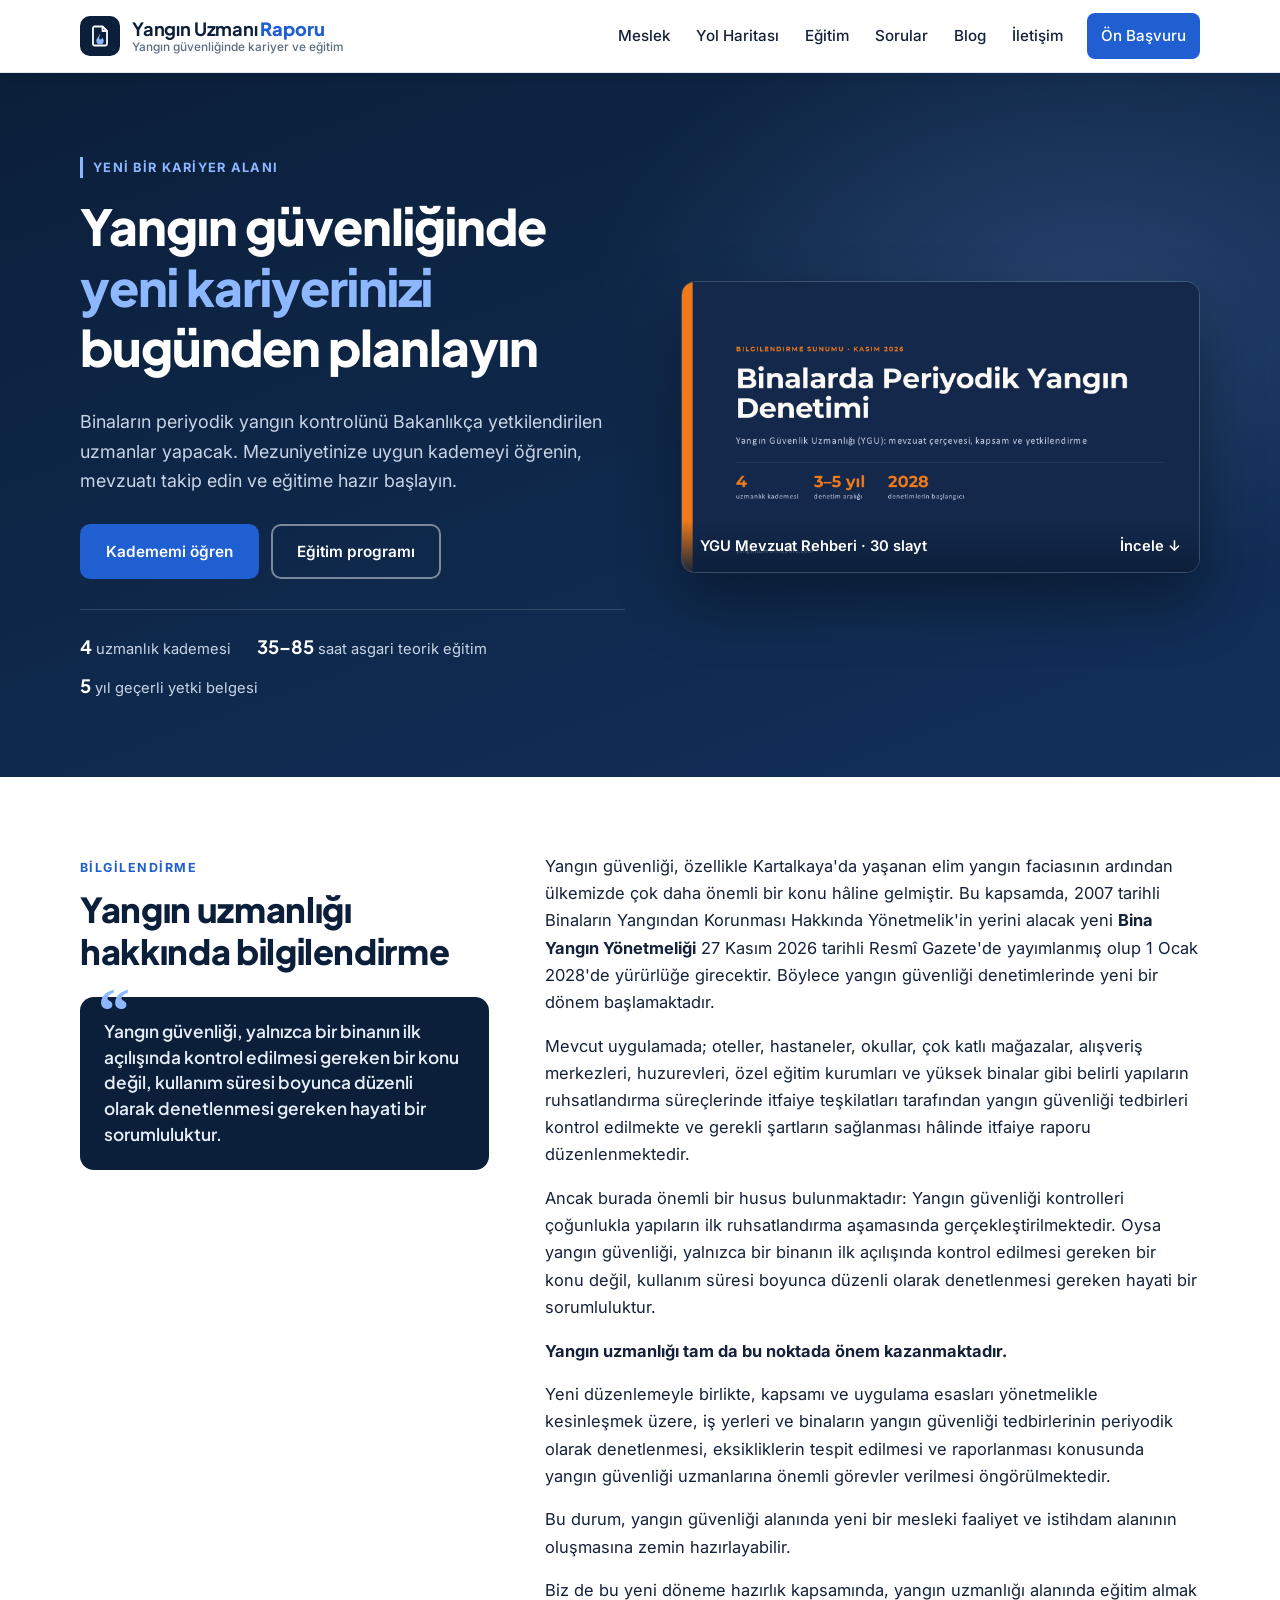
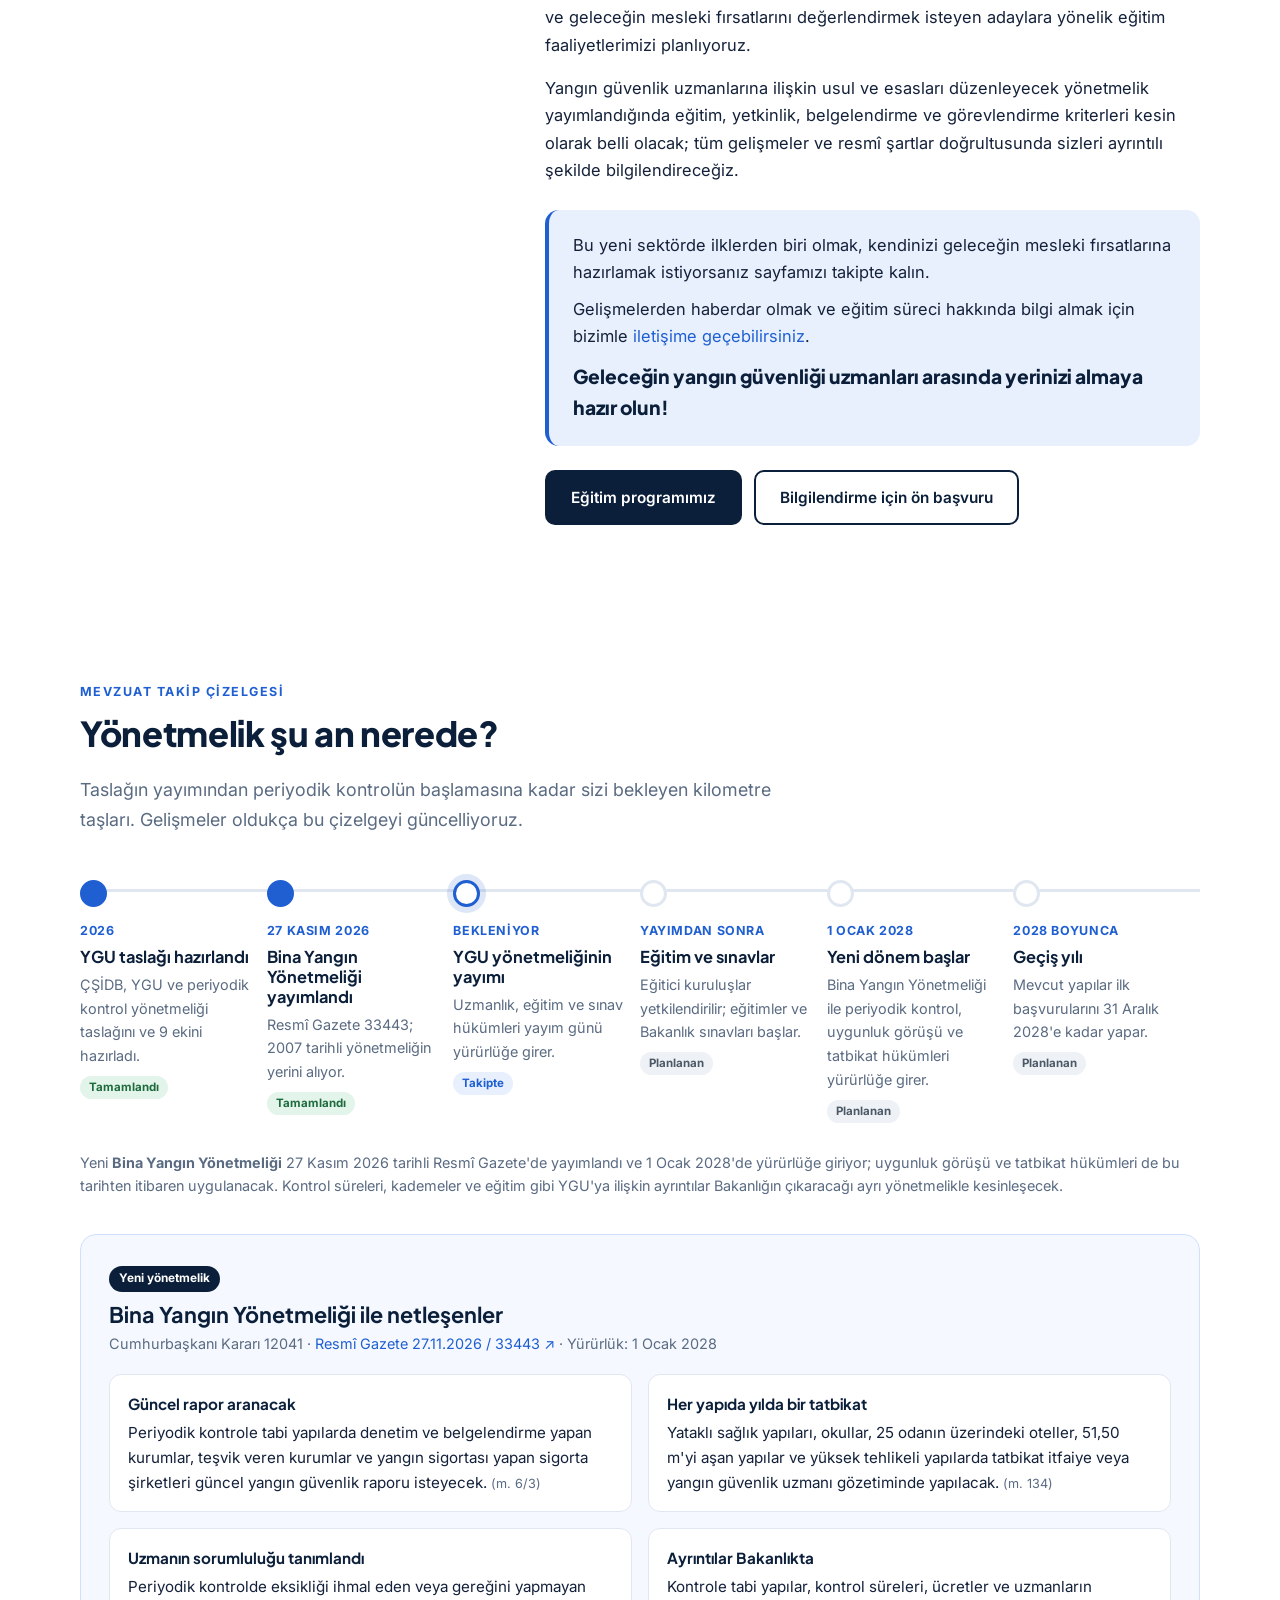
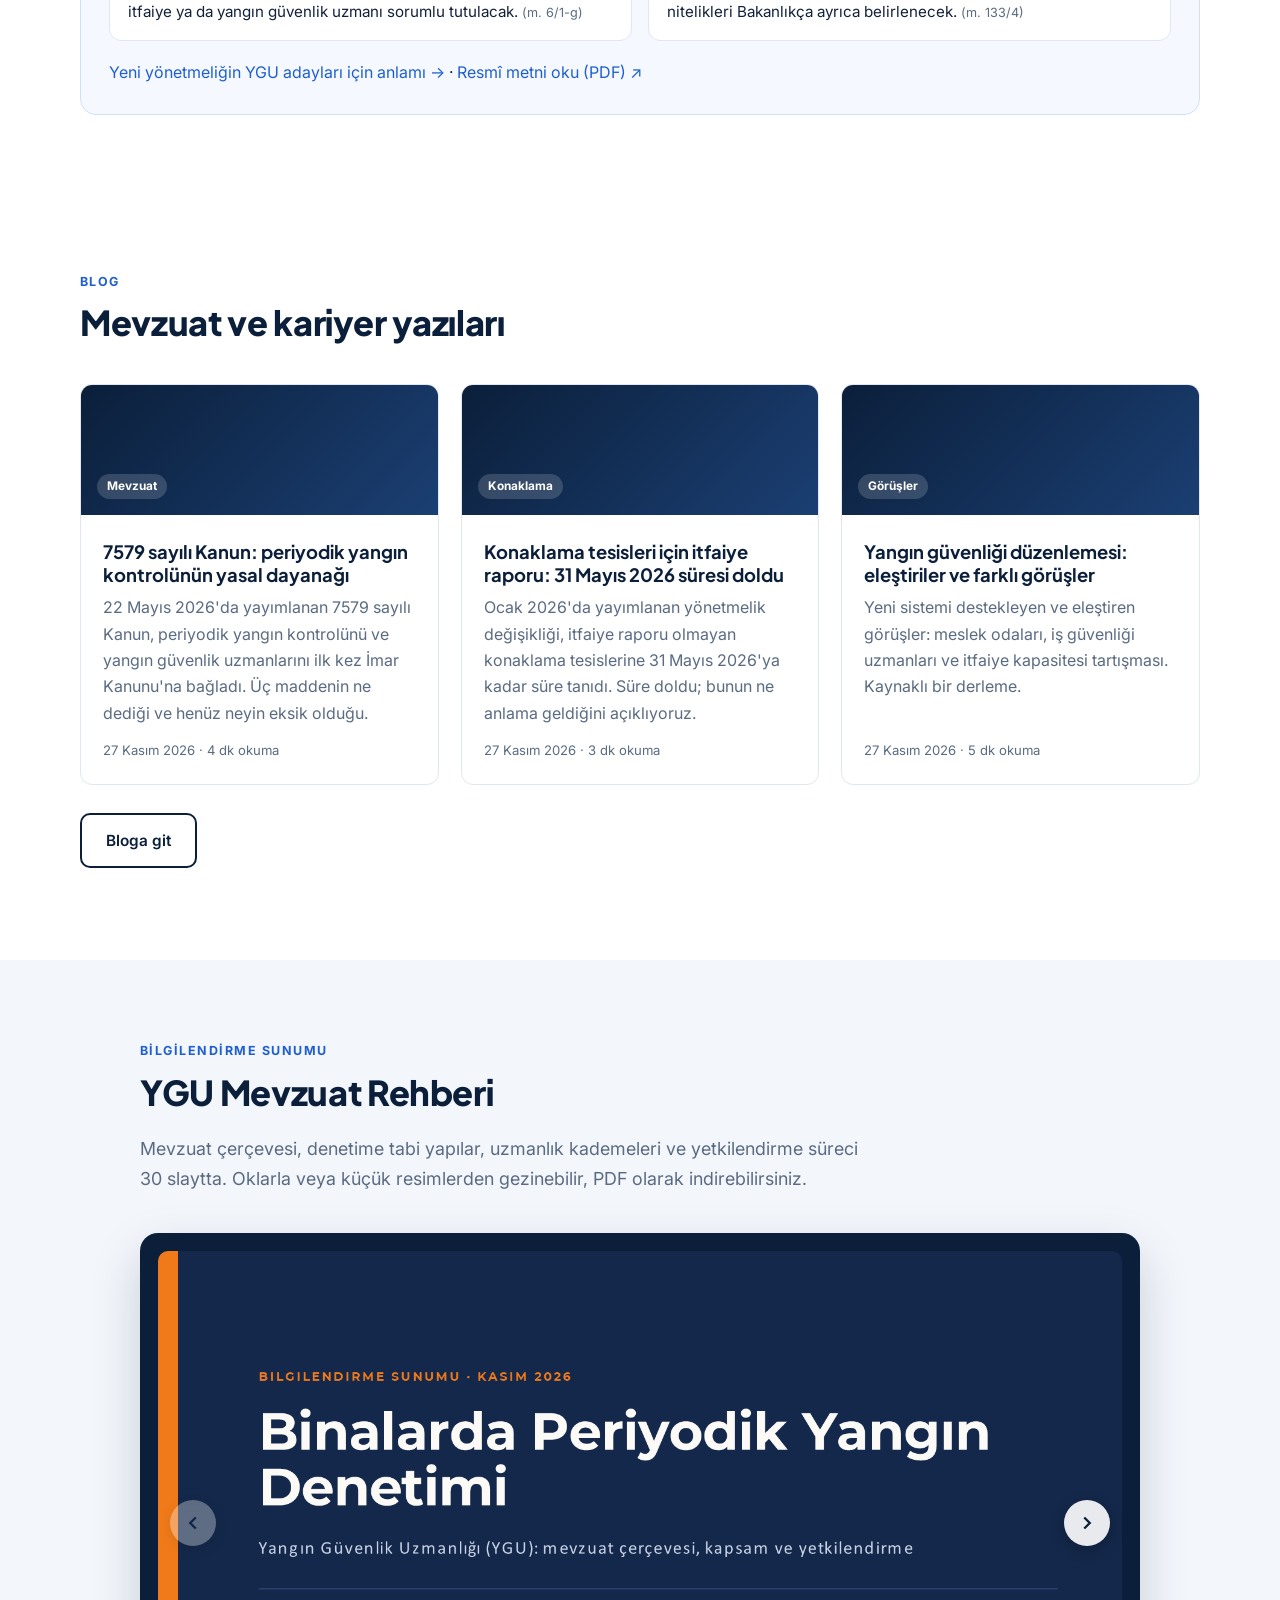
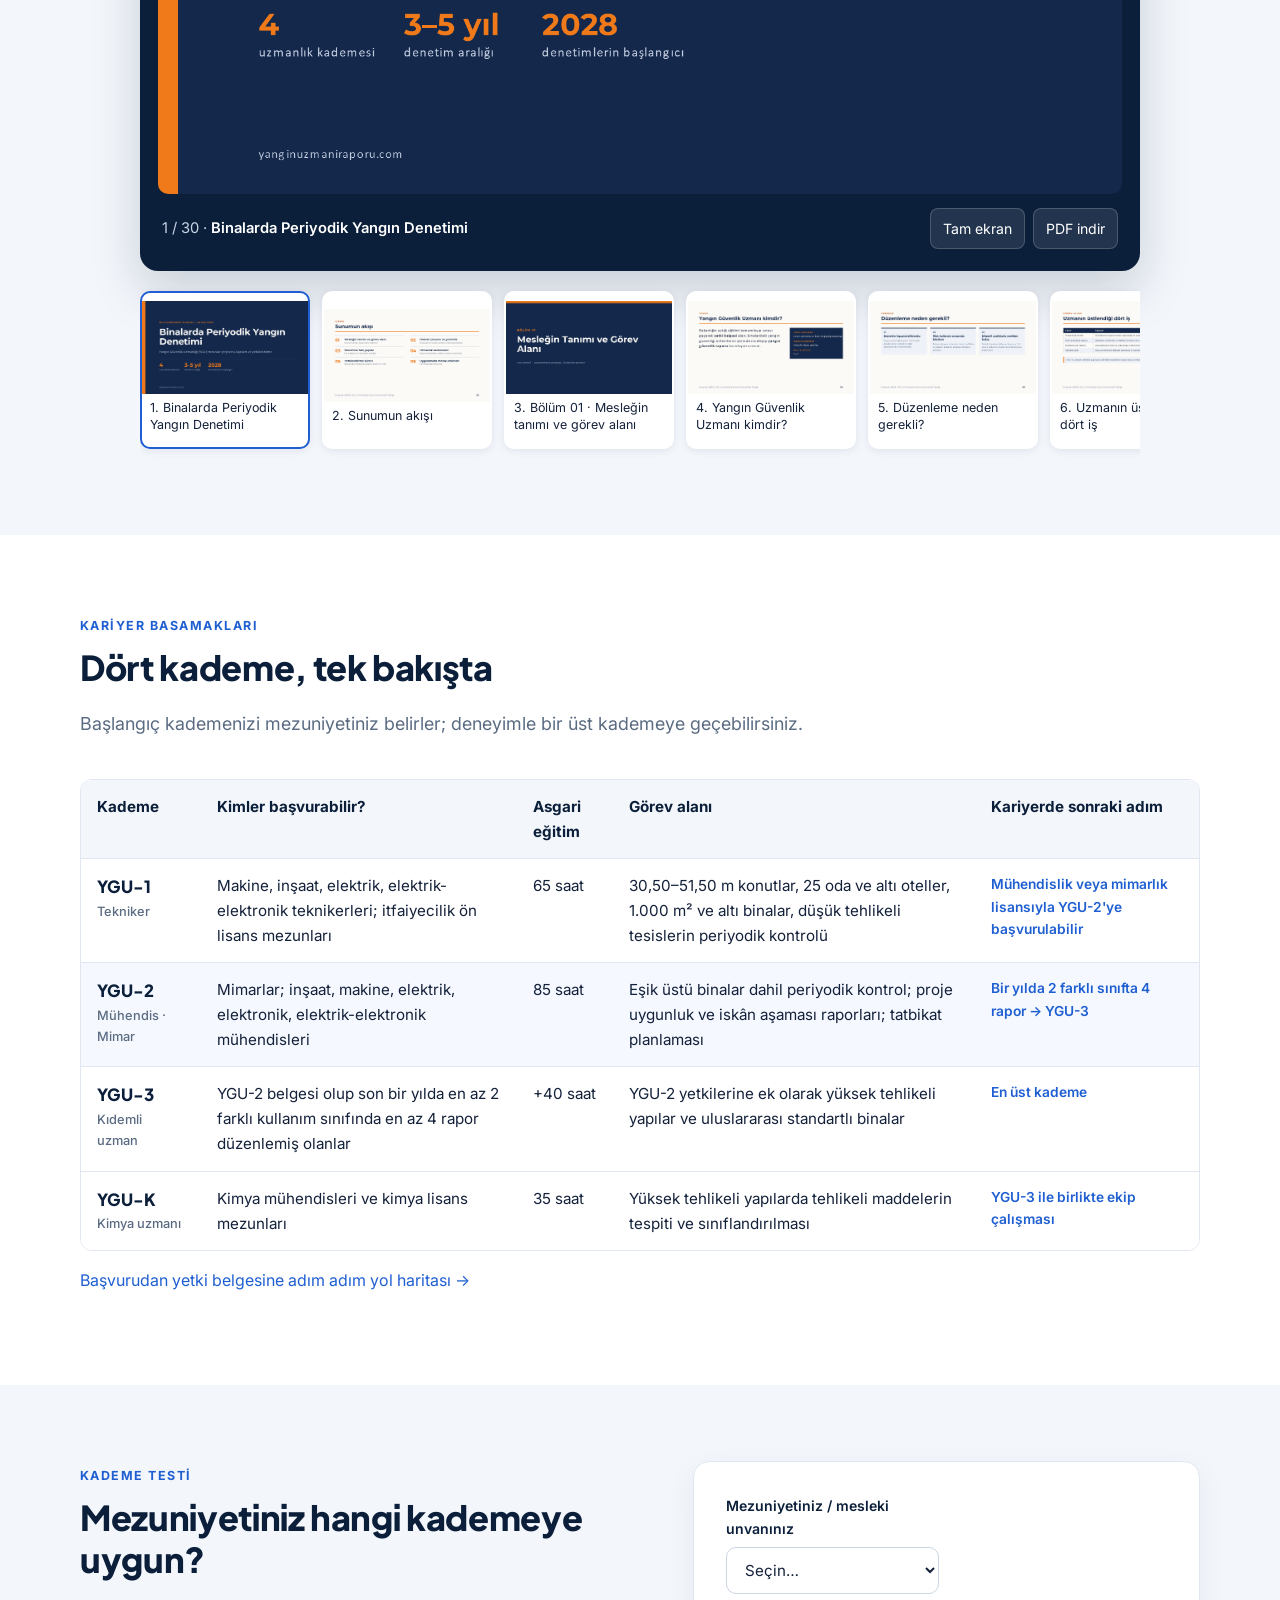
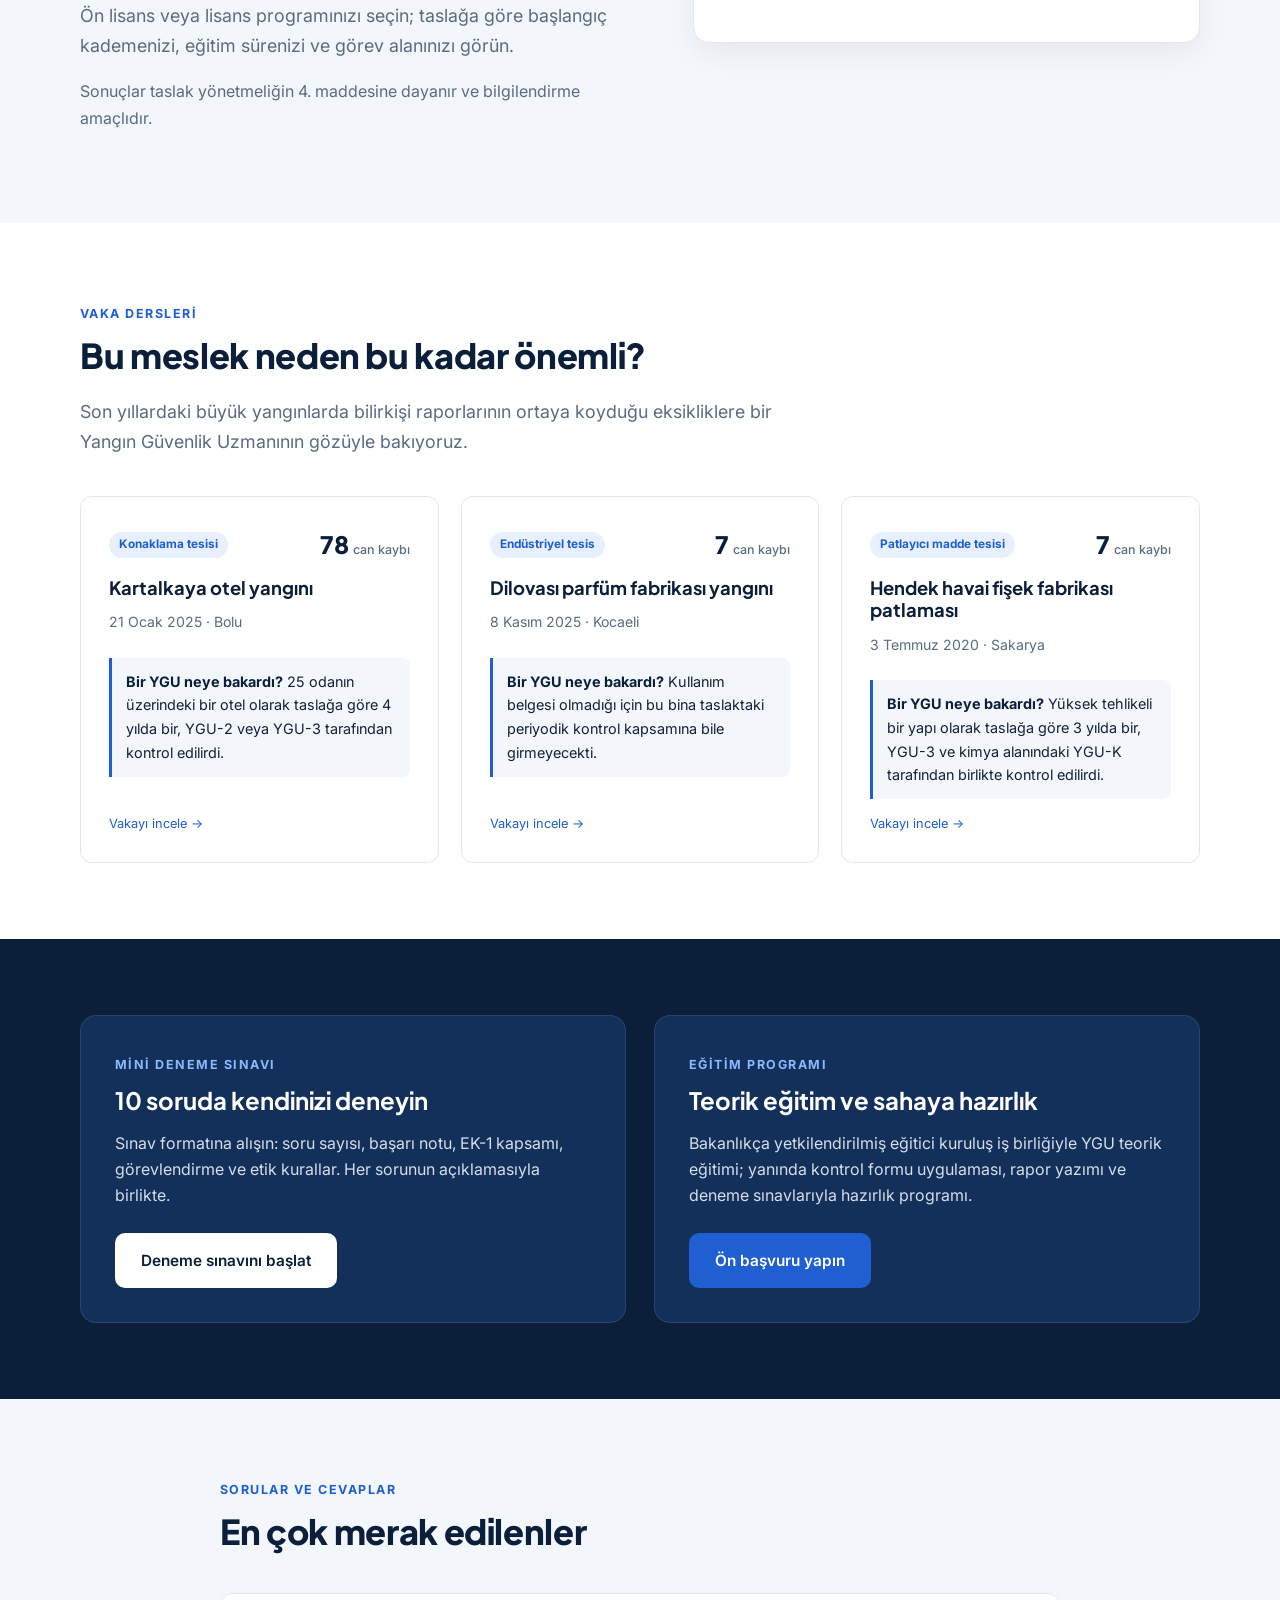
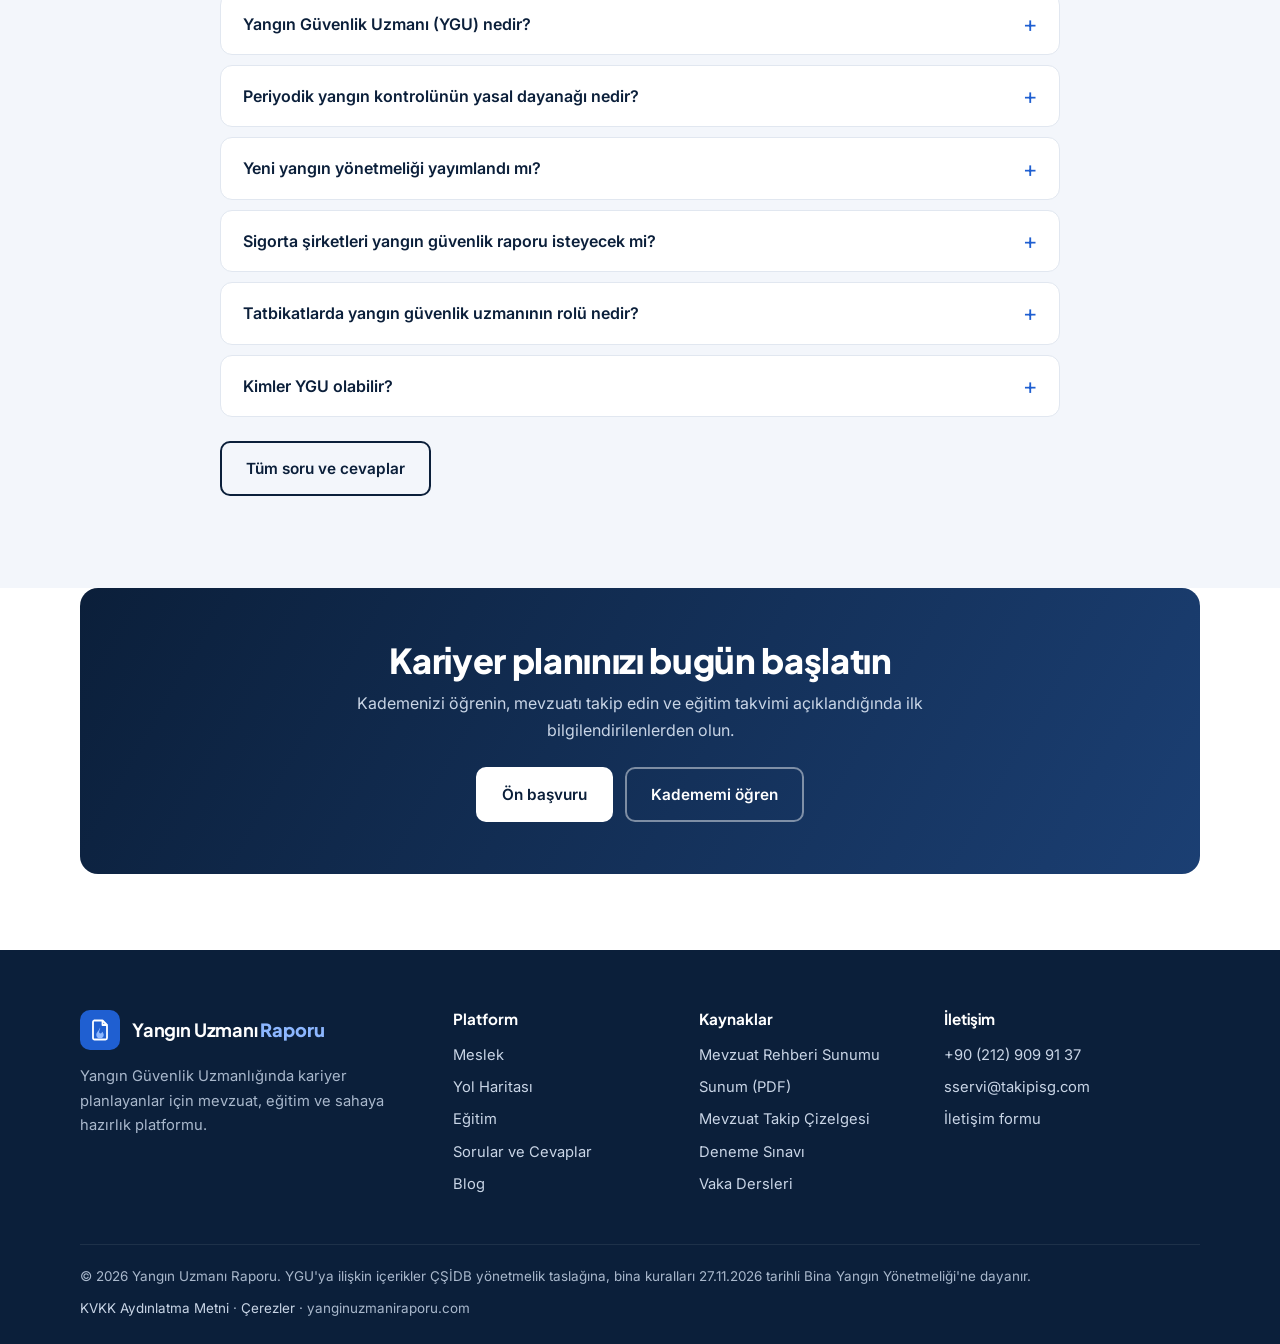
<file: index.html>
<!doctype html>
<html lang="tr">
<head>
  <meta charset="utf-8">
  <meta name="viewport" content="width=device-width, initial-scale=1">
  <title>Yangın Uzmanı Raporu | YGU Kariyer, Eğitim ve Mevzuat Platformu</title>
  <meta name="description" content="Yangın Güvenlik Uzmanlığında (YGU) kariyer planlayanlar için: mevzuat takip çizelgesi, kademe karşılaştırması, kademe testi, vaka dersleri, deneme sınavı ve eğitim programı.">
  <link rel="preconnect" href="https://fonts.googleapis.com">
  <link href="https://fonts.googleapis.com/css2?family=Inter:wght@400;500;600;700&display=swap" rel="stylesheet">
  <link rel="icon" href="assets/favicon.svg" type="image/svg+xml">
  <meta name="theme-color" content="#0b1f3a">
  <link rel="canonical" href="https://www.yanginuzmaniraporu.com/">
  <meta property="og:type" content="website">
  <meta property="og:site_name" content="Yangın Uzmanı Raporu">
  <meta property="og:locale" content="tr_TR">
  <meta property="og:title" content="Yangın Uzmanı Raporu | YGU Kariyer, Eğitim ve Mevzuat Platformu">
  <meta property="og:description" content="Yangın Güvenlik Uzmanlığında (YGU) kariyer planlayanlar için: mevzuat takip çizelgesi, kademe karşılaştırması, kademe testi, vaka dersleri, deneme sınavı ve eğitim programı.">
  <meta property="og:url" content="https://www.yanginuzmaniraporu.com/">
  <meta property="og:image" content="https://www.yanginuzmaniraporu.com/assets/og-image.png">
  <meta name="twitter:card" content="summary_large_image">
<link rel="stylesheet" href="assets/style.css">
</head>
<body>
<header id="site-header"></header>

<!-- GİRİŞ -->
<section class="hero-split">
  <div class="container">
    <div>
      <span class="kicker">Yeni bir kariyer alanı</span>
      <h1>Yangın güvenliğinde <em>yeni kariyerinizi</em> bugünden planlayın</h1>
      <p>Binaların periyodik yangın kontrolünü Bakanlıkça yetkilendirilen uzmanlar yapacak. Mezuniyetinize uygun kademeyi öğrenin, mevzuatı takip edin ve eğitime hazır başlayın.</p>
      <div class="hero-actions">
        <a class="btn btn-accent" href="#kademe-testi">Kadememi öğren</a>
        <a class="btn btn-ghost" href="egitim.html">Eğitim programı</a>
      </div>
      <div class="facts-inline">
        <span><b>4</b>uzmanlık kademesi</span>
        <span><b>35–85</b>saat asgari teorik eğitim</span>
        <span><b>5</b>yıl geçerli yetki belgesi</span>
      </div>
    </div>
    <a class="cover-card" href="#sunum" aria-label="Mevzuat Rehberi sunumuna git">
      <img src="sunum/slayt-01.png" alt="YGU Mevzuat Rehberi sunumunun kapak slaytı: Binalarda Periyodik Yangın Denetimi">
      <span class="cap"><span>YGU Mevzuat Rehberi · 30 slayt</span><span>İncele ↓</span></span>
    </a>
  </div>
</section>

<!-- BİLGİLENDİRME -->
<section class="section" id="bilgilendirme">
  <div class="container info-letter">
    <div class="info-side">
      <span class="eyebrow">Bilgilendirme</span>
      <h2>Yangın uzmanlığı hakkında bilgilendirme</h2>
      <blockquote>Yangın güvenliği, yalnızca bir binanın ilk açılışında kontrol edilmesi gereken bir konu değil, kullanım süresi boyunca düzenli olarak denetlenmesi gereken hayati bir sorumluluktur.</blockquote>
    </div>
    <div class="info-body">
      <p>Yangın güvenliği, özellikle Kartalkaya'da yaşanan elim yangın faciasının ardından ülkemizde çok daha önemli bir konu hâline gelmiştir. Bu kapsamda, 2007 tarihli Binaların Yangından Korunması Hakkında Yönetmelik'in yerini alacak yeni <strong>Bina Yangın Yönetmeliği</strong> 27 Kasım 2026 tarihli Resmî Gazete'de yayımlanmış olup 1 Ocak 2028'de yürürlüğe girecektir. Böylece yangın güvenliği denetimlerinde yeni bir dönem başlamaktadır.</p>
      <p>Mevcut uygulamada; oteller, hastaneler, okullar, çok katlı mağazalar, alışveriş merkezleri, huzurevleri, özel eğitim kurumları ve yüksek binalar gibi belirli yapıların ruhsatlandırma süreçlerinde itfaiye teşkilatları tarafından yangın güvenliği tedbirleri kontrol edilmekte ve gerekli şartların sağlanması hâlinde itfaiye raporu düzenlenmektedir.</p>
      <p>Ancak burada önemli bir husus bulunmaktadır: Yangın güvenliği kontrolleri çoğunlukla yapıların ilk ruhsatlandırma aşamasında gerçekleştirilmektedir. Oysa yangın güvenliği, yalnızca bir binanın ilk açılışında kontrol edilmesi gereken bir konu değil, kullanım süresi boyunca düzenli olarak denetlenmesi gereken hayati bir sorumluluktur.</p>
      <p><strong>Yangın uzmanlığı tam da bu noktada önem kazanmaktadır.</strong></p>
      <p>Yeni düzenlemeyle birlikte, kapsamı ve uygulama esasları yönetmelikle kesinleşmek üzere, iş yerleri ve binaların yangın güvenliği tedbirlerinin periyodik olarak denetlenmesi, eksikliklerin tespit edilmesi ve raporlanması konusunda yangın güvenliği uzmanlarına önemli görevler verilmesi öngörülmektedir.</p>
      <p>Bu durum, yangın güvenliği alanında yeni bir mesleki faaliyet ve istihdam alanının oluşmasına zemin hazırlayabilir.</p>
      <p>Biz de bu yeni döneme hazırlık kapsamında, yangın uzmanlığı alanında eğitim almak ve geleceğin mesleki fırsatlarını değerlendirmek isteyen adaylara yönelik eğitim faaliyetlerimizi planlıyoruz.</p>
      <p>Yangın güvenlik uzmanlarına ilişkin usul ve esasları düzenleyecek yönetmelik yayımlandığında eğitim, yetkinlik, belgelendirme ve görevlendirme kriterleri kesin olarak belli olacak; tüm gelişmeler ve resmî şartlar doğrultusunda sizleri ayrıntılı şekilde bilgilendireceğiz.</p>
      <div class="info-closing">
        <p>Bu yeni sektörde ilklerden biri olmak, kendinizi geleceğin mesleki fırsatlarına hazırlamak istiyorsanız sayfamızı takipte kalın.</p>
        <p>Gelişmelerden haberdar olmak ve eğitim süreci hakkında bilgi almak için bizimle <a href="iletisim.html">iletişime geçebilirsiniz</a>.</p>
        <p class="slogan">Geleceğin yangın güvenliği uzmanları arasında yerinizi almaya hazır olun!</p>
      </div>
      <div class="hero-actions" style="justify-content:flex-start;margin-top:24px">
        <a class="btn btn-primary" href="egitim.html">Eğitim programımız</a>
        <a class="btn btn-outline" href="egitim.html#on-basvuru">Bilgilendirme için ön başvuru</a>
      </div>
    </div>
  </div>
</section>

<!-- MEVZUAT TAKİBİ -->
<section class="section" id="takvim">
  <div class="container">
    <div class="section-head"><span class="eyebrow">Mevzuat takip çizelgesi</span><h2>Yönetmelik şu an nerede?</h2>
      <p class="lead">Taslağın yayımından periyodik kontrolün başlamasına kadar sizi bekleyen kilometre taşları. Gelişmeler oldukça bu çizelgeyi güncelliyoruz.</p></div>
    <div id="takvim-track"></div>
    <p style="margin-top:28px;font-size:.9rem;color:var(--muted)">Yeni <strong>Bina Yangın Yönetmeliği</strong> 27 Kasım 2026 tarihli Resmî Gazete'de yayımlandı ve 1 Ocak 2028'de yürürlüğe giriyor; uygunluk görüşü ve tatbikat hükümleri de bu tarihten itibaren uygulanacak. Kontrol süreleri, kademeler ve eğitim gibi YGU'ya ilişkin ayrıntılar Bakanlığın çıkaracağı ayrı yönetmelikle kesinleşecek.</p>

    <div class="byy-box">
      <div class="byy-head">
        <span class="tag navy">Yeni yönetmelik</span>
        <h3>Bina Yangın Yönetmeliği ile netleşenler</h3>
        <p>Cumhurbaşkanı Kararı 12041 · <a href="https://www.resmigazete.gov.tr/eskiler/2026/11/20261127-21.pdf" target="_blank" rel="noopener">Resmî Gazete 27.11.2026 / 33443 ↗</a> · Yürürlük: 1 Ocak 2028</p>
      </div>
      <div class="grid grid-2" style="gap:16px">
        <div class="byy-item"><b>Güncel rapor aranacak</b>Periyodik kontrole tabi yapılarda denetim ve belgelendirme yapan kurumlar, teşvik veren kurumlar ve yangın sigortası yapan sigorta şirketleri güncel yangın güvenlik raporu isteyecek. <small>(m. 6/3)</small></div>
        <div class="byy-item"><b>Her yapıda yılda bir tatbikat</b>Yataklı sağlık yapıları, okullar, 25 odanın üzerindeki oteller, 51,50 m'yi aşan yapılar ve yüksek tehlikeli yapılarda tatbikat itfaiye veya yangın güvenlik uzmanı gözetiminde yapılacak. <small>(m. 134)</small></div>
        <div class="byy-item"><b>Uzmanın sorumluluğu tanımlandı</b>Periyodik kontrolde eksikliği ihmal eden veya gereğini yapmayan itfaiye ya da yangın güvenlik uzmanı sorumlu tutulacak. <small>(m. 6/1-g)</small></div>
        <div class="byy-item"><b>Ayrıntılar Bakanlıkta</b>Kontrole tabi yapılar, kontrol süreleri, ücretler ve uzmanların nitelikleri Bakanlıkça ayrıca belirlenecek. <small>(m. 133/4)</small></div>
      </div>
      <p style="margin:18px 0 0"><a href="yazi.html?id=bina-yangin-yonetmeligi-yayimlandi">Yeni yönetmeliğin YGU adayları için anlamı →</a> · <a href="https://www.resmigazete.gov.tr/eskiler/2026/11/20261127-21.pdf" target="_blank" rel="noopener">Resmî metni oku (PDF) ↗</a></p>
    </div>
  </div>
</section>

<!-- BLOG -->
<section class="section">
  <div class="container">
    <div class="section-head"><span class="eyebrow">Blog</span><h2>Mevzuat ve kariyer yazıları</h2></div>
    <div class="grid grid-3" id="home-blog"></div>
    <p style="margin-top:28px"><a class="btn btn-outline" href="blog.html">Bloga git</a></p>
  </div>
</section>

<!-- SUNUM -->
<section class="section soft" id="sunum">
  <div class="container" style="max-width:1040px">
    <div class="section-head"><span class="eyebrow">Bilgilendirme sunumu</span><h2>YGU Mevzuat Rehberi</h2>
      <p class="lead">Mevzuat çerçevesi, denetime tabi yapılar, uzmanlık kademeleri ve yetkilendirme süreci 30 slaytta. Oklarla veya küçük resimlerden gezinebilir, PDF olarak indirebilirsiniz.</p></div>
    <div id="sunum-viewer"></div>
  </div>
</section>

<!-- KADEMELER -->
<section class="section" id="kademeler">
  <div class="container">
    <div class="section-head"><span class="eyebrow">Kariyer basamakları</span><h2>Dört kademe, tek bakışta</h2>
      <p class="lead">Başlangıç kademenizi mezuniyetiniz belirler; deneyimle bir üst kademeye geçebilirsiniz.</p></div>
    <div class="table-wrap">
      <table class="compare">
        <thead><tr><th>Kademe</th><th>Kimler başvurabilir?</th><th>Asgari eğitim</th><th>Görev alanı</th><th>Kariyerde sonraki adım</th></tr></thead>
        <tbody>
          <tr><td>YGU-1<small>Tekniker</small></td><td>Makine, inşaat, elektrik, elektrik-elektronik teknikerleri; itfaiyecilik ön lisans mezunları</td><td>65 saat</td><td>30,50–51,50 m konutlar, 25 oda ve altı oteller, 1.000 m² ve altı binalar, düşük tehlikeli tesislerin periyodik kontrolü</td><td class="next-step">Mühendislik veya mimarlık lisansıyla YGU-2'ye başvurulabilir</td></tr>
          <tr class="hl"><td>YGU-2<small>Mühendis · Mimar</small></td><td>Mimarlar; inşaat, makine, elektrik, elektronik, elektrik-elektronik mühendisleri</td><td>85 saat</td><td>Eşik üstü binalar dahil periyodik kontrol; proje uygunluk ve iskân aşaması raporları; tatbikat planlaması</td><td class="next-step">Bir yılda 2 farklı sınıfta 4 rapor → YGU-3</td></tr>
          <tr><td>YGU-3<small>Kıdemli uzman</small></td><td>YGU-2 belgesi olup son bir yılda en az 2 farklı kullanım sınıfında en az 4 rapor düzenlemiş olanlar</td><td>+40 saat</td><td>YGU-2 yetkilerine ek olarak yüksek tehlikeli yapılar ve uluslararası standartlı binalar</td><td class="next-step">En üst kademe</td></tr>
          <tr><td>YGU-K<small>Kimya uzmanı</small></td><td>Kimya mühendisleri ve kimya lisans mezunları</td><td>35 saat</td><td>Yüksek tehlikeli yapılarda tehlikeli maddelerin tespiti ve sınıflandırılması</td><td class="next-step">YGU-3 ile birlikte ekip çalışması</td></tr>
        </tbody>
      </table>
    </div>
    <p style="margin-top:16px"><a href="yol-haritasi.html">Başvurudan yetki belgesine adım adım yol haritası →</a></p>
  </div>
</section>

<!-- KADEME TESTİ -->
<section class="section soft" id="kademe-testi">
  <div class="container split" style="align-items:start">
    <div>
      <span class="eyebrow">Kademe testi</span>
      <h2>Mezuniyetiniz hangi kademeye uygun?</h2>
      <p class="lead">Ön lisans veya lisans programınızı seçin; taslağa göre başlangıç kademenizi, eğitim sürenizi ve görev alanınızı görün.</p>
      <p style="color:var(--muted)">Sonuçlar taslak yönetmeliğin 4. maddesine dayanır ve bilgilendirme amaçlıdır.</p>
    </div>
    <div class="tool" id="ygu-test"></div>
  </div>
</section>

<!-- VAKA DERSLERİ -->
<section class="section" id="vakalar">
  <div class="container">
    <div class="section-head"><span class="eyebrow">Vaka dersleri</span><h2>Bu meslek neden bu kadar önemli?</h2>
      <p class="lead">Son yıllardaki büyük yangınlarda bilirkişi raporlarının ortaya koyduğu eksikliklere bir Yangın Güvenlik Uzmanının gözüyle bakıyoruz.</p></div>
    <div class="grid grid-3" id="vaka-list"></div>
  </div>
</section>

<!-- DENEME SINAVI + EĞİTİM -->
<section class="section dark" id="egitim">
  <div class="container">
    <div class="grid grid-2" style="gap:28px">
      <div class="panel" style="background:var(--navy-2);border:1px solid rgba(255,255,255,.1)">
        <span class="eyebrow">Mini deneme sınavı</span>
        <h3 style="font-size:1.5rem">10 soruda kendinizi deneyin</h3>
        <p>Sınav formatına alışın: soru sayısı, başarı notu, EK-1 kapsamı, görevlendirme ve etik kurallar. Her sorunun açıklamasıyla birlikte.</p>
        <a class="btn btn-white" href="egitim.html#deneme" style="margin-top:8px">Deneme sınavını başlat</a>
      </div>
      <div class="panel" style="background:var(--navy-2);border:1px solid rgba(255,255,255,.1)">
        <span class="eyebrow">Eğitim programı</span>
        <h3 style="font-size:1.5rem">Teorik eğitim ve sahaya hazırlık</h3>
        <p><span data-ortak></span> iş birliğiyle YGU teorik eğitimi; yanında kontrol formu uygulaması, rapor yazımı ve deneme sınavlarıyla hazırlık programı.</p>
        <a class="btn btn-accent" href="egitim.html#on-basvuru" style="margin-top:8px">Ön başvuru yapın</a>
      </div>
    </div>
  </div>
</section>

<!-- SORULAR -->
<section class="section soft" id="sorular">
  <div class="container" style="max-width:880px">
    <div class="section-head"><span class="eyebrow">Sorular ve cevaplar</span><h2>En çok merak edilenler</h2></div>
    <div id="home-sss"></div>
    <p style="margin-top:24px"><a class="btn btn-outline" href="sorular.html">Tüm soru ve cevaplar</a></p>
  </div>
</section>

<!-- KAPANIŞ -->
<section class="section" style="padding-top:0">
  <div class="container">
    <div class="cta">
      <h2>Kariyer planınızı bugün başlatın</h2>
      <p>Kademenizi öğrenin, mevzuatı takip edin ve eğitim takvimi açıklandığında ilk bilgilendirilenlerden olun.</p>
      <div class="hero-actions"><a class="btn btn-white" href="egitim.html#on-basvuru">Ön başvuru</a><a class="btn btn-ghost" href="#kademe-testi">Kadememi öğren</a></div>
    </div>
  </div>
</section>

<footer id="site-footer"></footer>
<script src="data/blog.js"></script>
<script src="data/sss.js"></script>
<script src="data/vakalar.js"></script>
<script src="assets/main.js"></script>
<script src="assets/tools.js"></script>
<script src="assets/sunum.js"></script>
<script>
  document.addEventListener("DOMContentLoaded", () => {
    renderTakvim("takvim-track");
    initSunum("sunum-viewer");
    initYguTest("ygu-test");
    renderVakalar("vaka-list", { kisa: true });
    renderSSS("home-sss", window.SSS.slice(0, 6));
    renderList({ data: window.BLOG, target: "home-blog", link: "yazi.html", limit: 3 });
  });
</script>
</body>
</html>
</file>
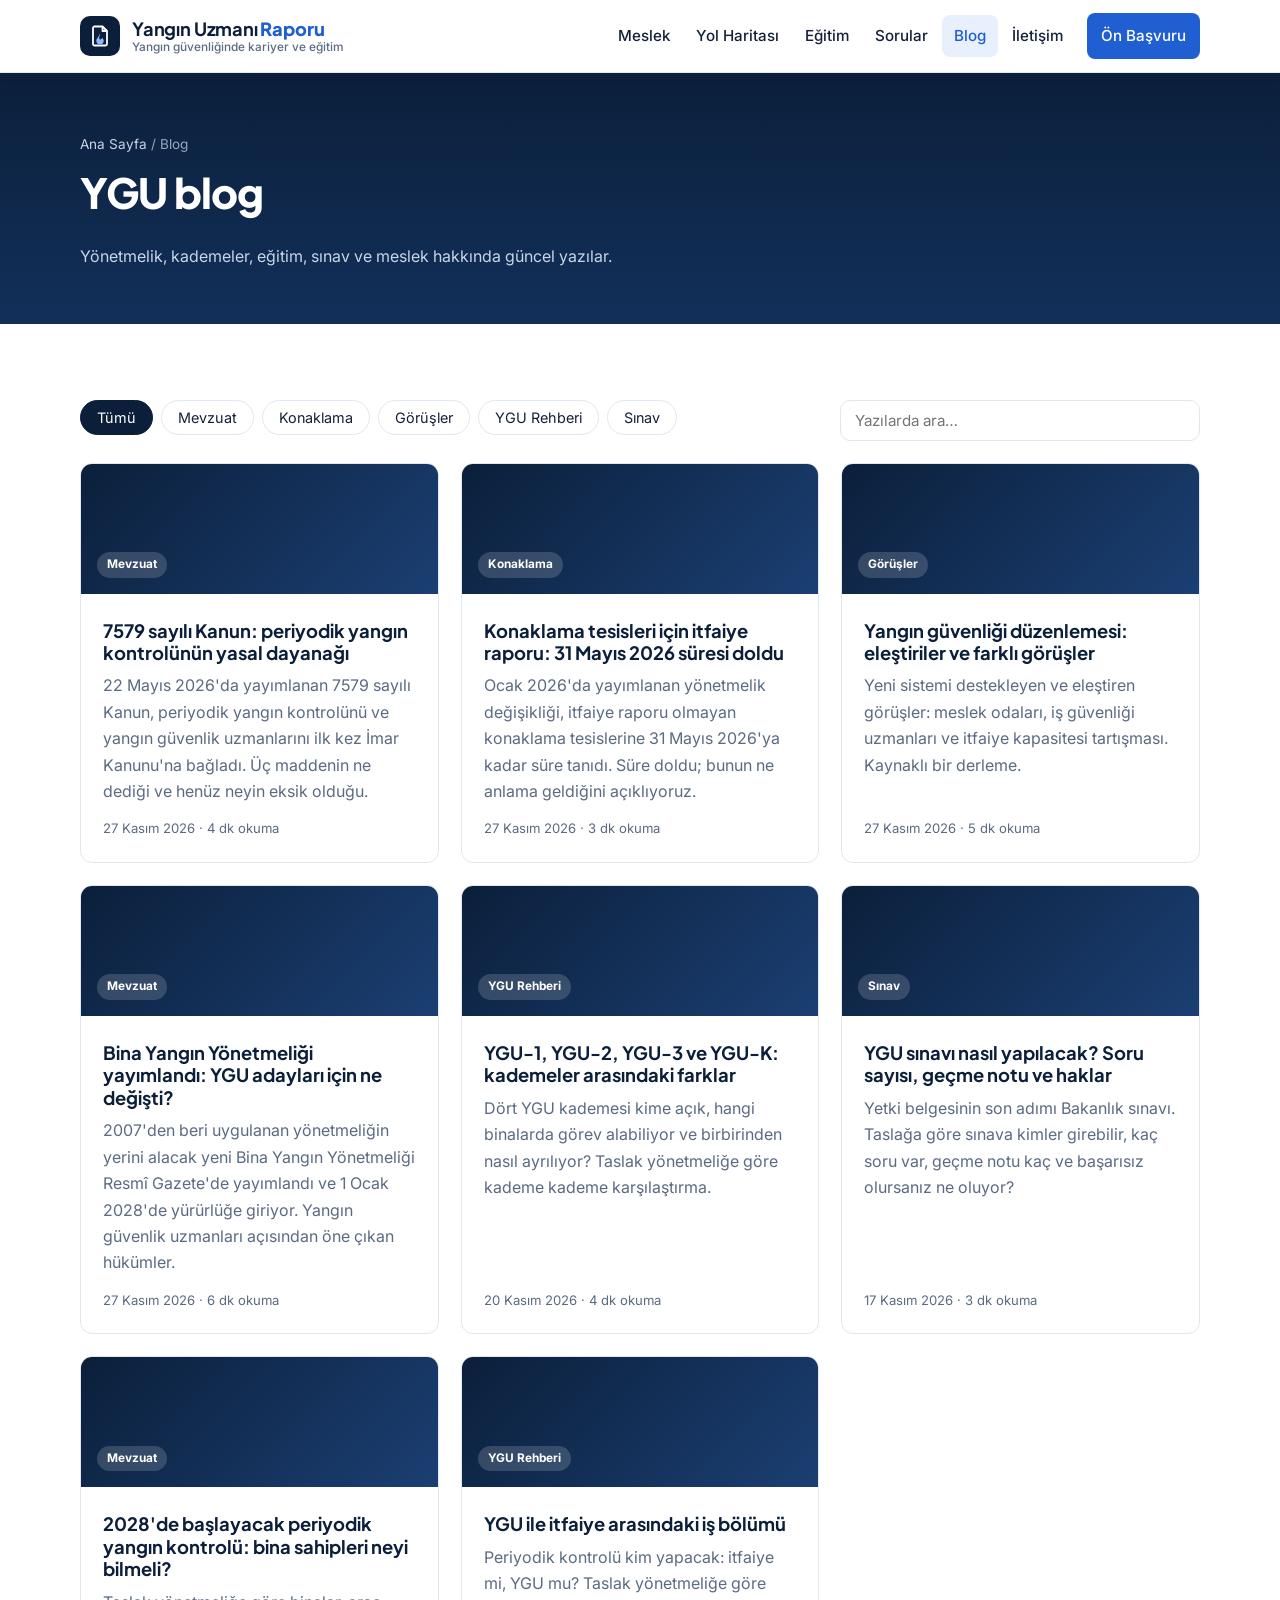
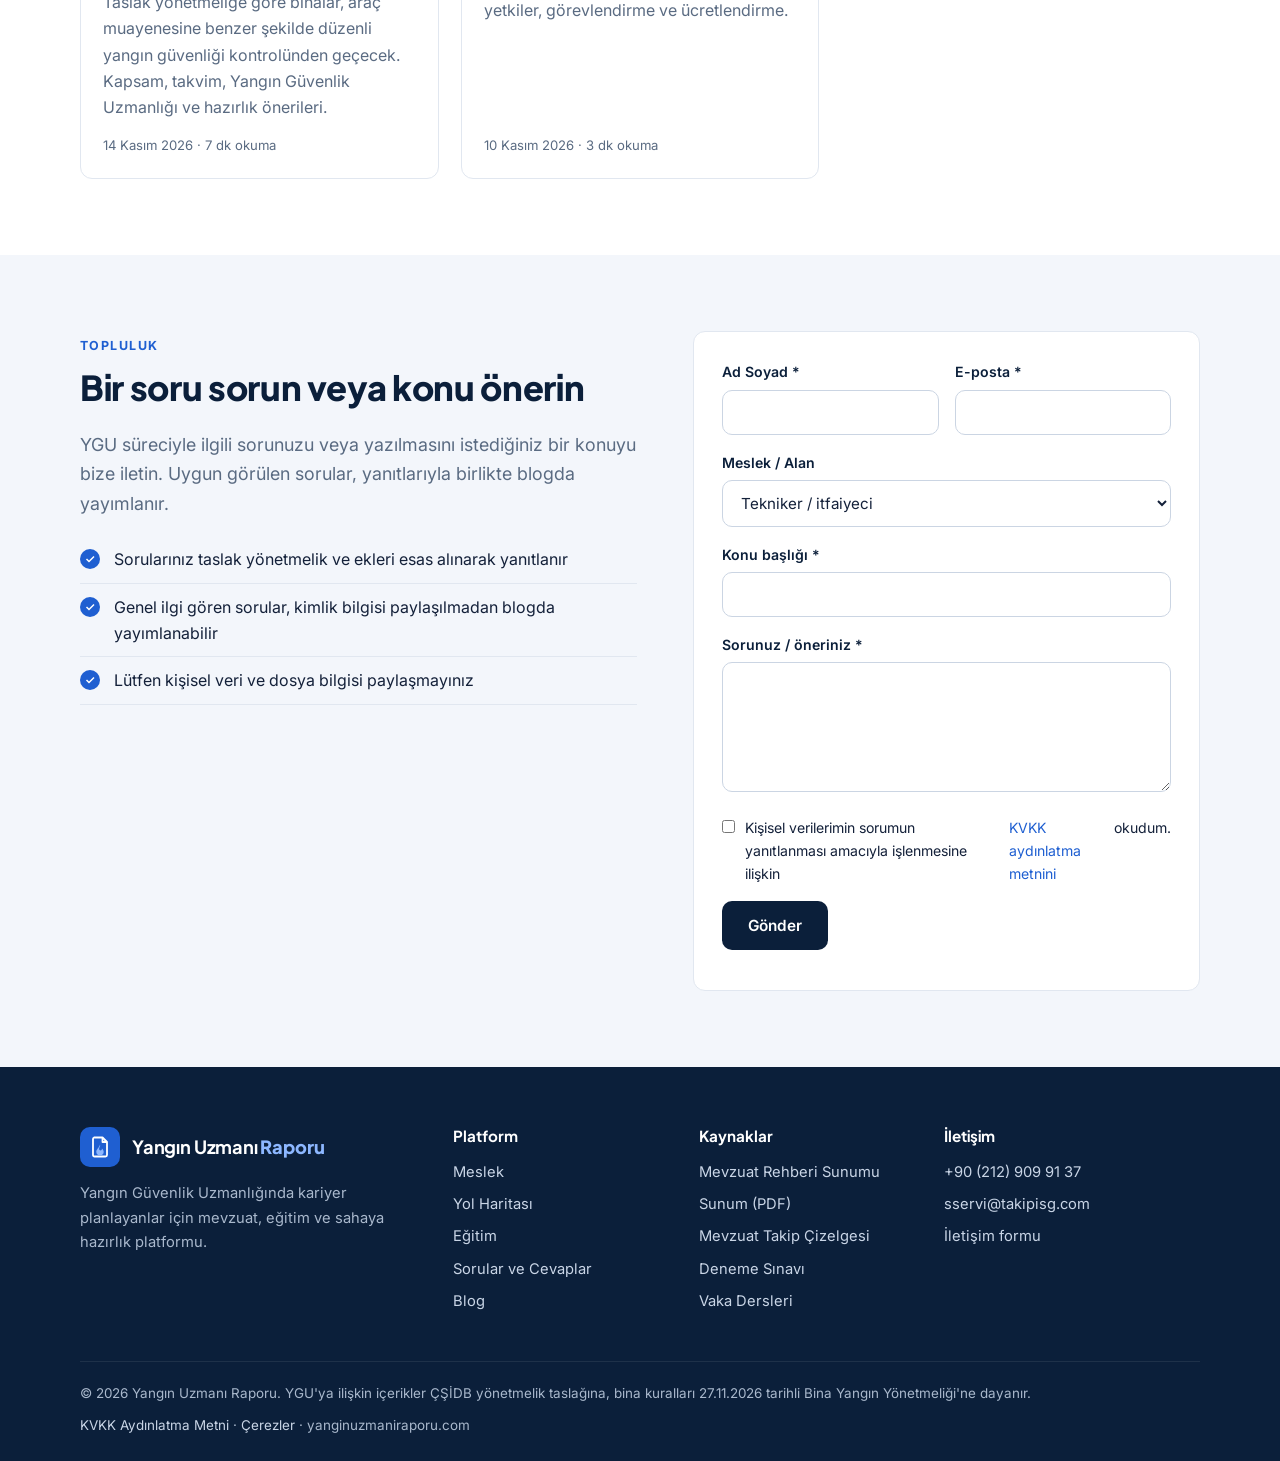
<file: blog.html>
<!doctype html>
<html lang="tr">
<head>
  <meta charset="utf-8">
  <meta name="viewport" content="width=device-width, initial-scale=1">
  <title>Blog | Yangın Uzmanı Raporu</title>
  <meta name="description" content="Yangın Güvenlik Uzmanlığı (YGU) hakkında yazılar: yönetmelik, kademeler, eğitim, sınav ve periyodik yangın kontrolü.">
  <link href="https://fonts.googleapis.com/css2?family=Inter:wght@400;500;600;700;800&display=swap" rel="stylesheet">
  <link rel="icon" href="assets/favicon.svg" type="image/svg+xml">
  <meta name="theme-color" content="#0b1f3a">
  <link rel="canonical" href="https://www.yanginuzmaniraporu.com/blog.html">
  <meta property="og:type" content="website">
  <meta property="og:site_name" content="Yangın Uzmanı Raporu">
  <meta property="og:locale" content="tr_TR">
  <meta property="og:title" content="Blog | Yangın Uzmanı Raporu">
  <meta property="og:description" content="Yangın Güvenlik Uzmanlığı (YGU) hakkında yazılar: yönetmelik, kademeler, eğitim, sınav ve periyodik yangın kontrolü.">
  <meta property="og:url" content="https://www.yanginuzmaniraporu.com/blog.html">
  <meta property="og:image" content="https://www.yanginuzmaniraporu.com/assets/og-image.png">
  <meta name="twitter:card" content="summary_large_image">
<link rel="stylesheet" href="assets/style.css">
</head>
<body>
<header id="site-header"></header>

<section class="page-hero">
  <div class="container">
    <div class="crumbs"><a href="index.html">Ana Sayfa</a> / Blog</div>
    <h1>YGU blog</h1>
    <p>Yönetmelik, kademeler, eğitim, sınav ve meslek hakkında güncel yazılar.</p>
  </div>
</section>

<section class="section">
  <div class="container">
    <div style="display:flex;justify-content:space-between;gap:16px;flex-wrap:wrap;align-items:start">
      <div class="filters" id="blog-filters"></div>
      <input class="search" id="blog-search" type="search" placeholder="Yazılarda ara…">
    </div>
    <div class="grid grid-3" id="blog-list"></div>
  </div>
</section>

<section class="section soft">
  <div class="container split" style="align-items:start">
    <div>
      <span class="eyebrow">Topluluk</span>
      <h2>Bir soru sorun veya konu önerin</h2>
      <p class="lead">YGU süreciyle ilgili sorunuzu veya yazılmasını istediğiniz bir konuyu bize iletin. Uygun görülen sorular, yanıtlarıyla birlikte blogda yayımlanır.</p>
      <ul class="check-list">
        <li>Sorularınız taslak yönetmelik ve ekleri esas alınarak yanıtlanır</li>
        <li>Genel ilgi gören sorular, kimlik bilgisi paylaşılmadan blogda yayımlanabilir</li>
        <li>Lütfen kişisel veri ve dosya bilgisi paylaşmayınız</li>
      </ul>
    </div>
    <form data-form="Blog - Soru / Konu Önerisi" class="card">
      <div class="row">
        <div><label for="b-ad">Ad Soyad *</label><input id="b-ad" name="Ad" required></div>
        <div><label for="b-mail">E-posta *</label><input id="b-mail" name="E-posta" type="email" required></div>
      </div>
      <label for="b-meslek">Meslek / Alan</label>
      <select id="b-meslek" name="Meslek">
        <option>Tekniker / itfaiyeci</option>
        <option>Mühendis / mimar</option>
        <option>Kimya mühendisi / kimyager</option>
        <option>İSG uzmanı</option>
        <option>Öğrenci</option>
        <option>Diğer</option>
      </select>
      <label for="b-konu">Konu başlığı *</label><input id="b-konu" name="Konu" required>
      <label for="b-mesaj">Sorunuz / öneriniz *</label><textarea id="b-mesaj" name="Mesaj" required></textarea>
      <label class="check"><input type="checkbox" required> Kişisel verilerimin sorumun yanıtlanması amacıyla işlenmesine ilişkin <a href="kvkk.html" target="_blank">KVKK aydınlatma metnini</a> okudum.</label>
      <button class="btn btn-primary" type="submit" style="margin-top:8px">Gönder</button>
      <p class="form-status" style="margin-top:12px;color:var(--muted)"></p>
    </form>
  </div>
</section>

<footer id="site-footer"></footer>
<script src="data/blog.js"></script>
<script src="assets/main.js"></script>
<script>
  document.addEventListener("DOMContentLoaded", () =>
    renderList({ data: window.BLOG, target: "blog-list", link: "yazi.html", filtersEl: "blog-filters", searchEl: "blog-search" }));
</script>
</body>
</html>
</file>
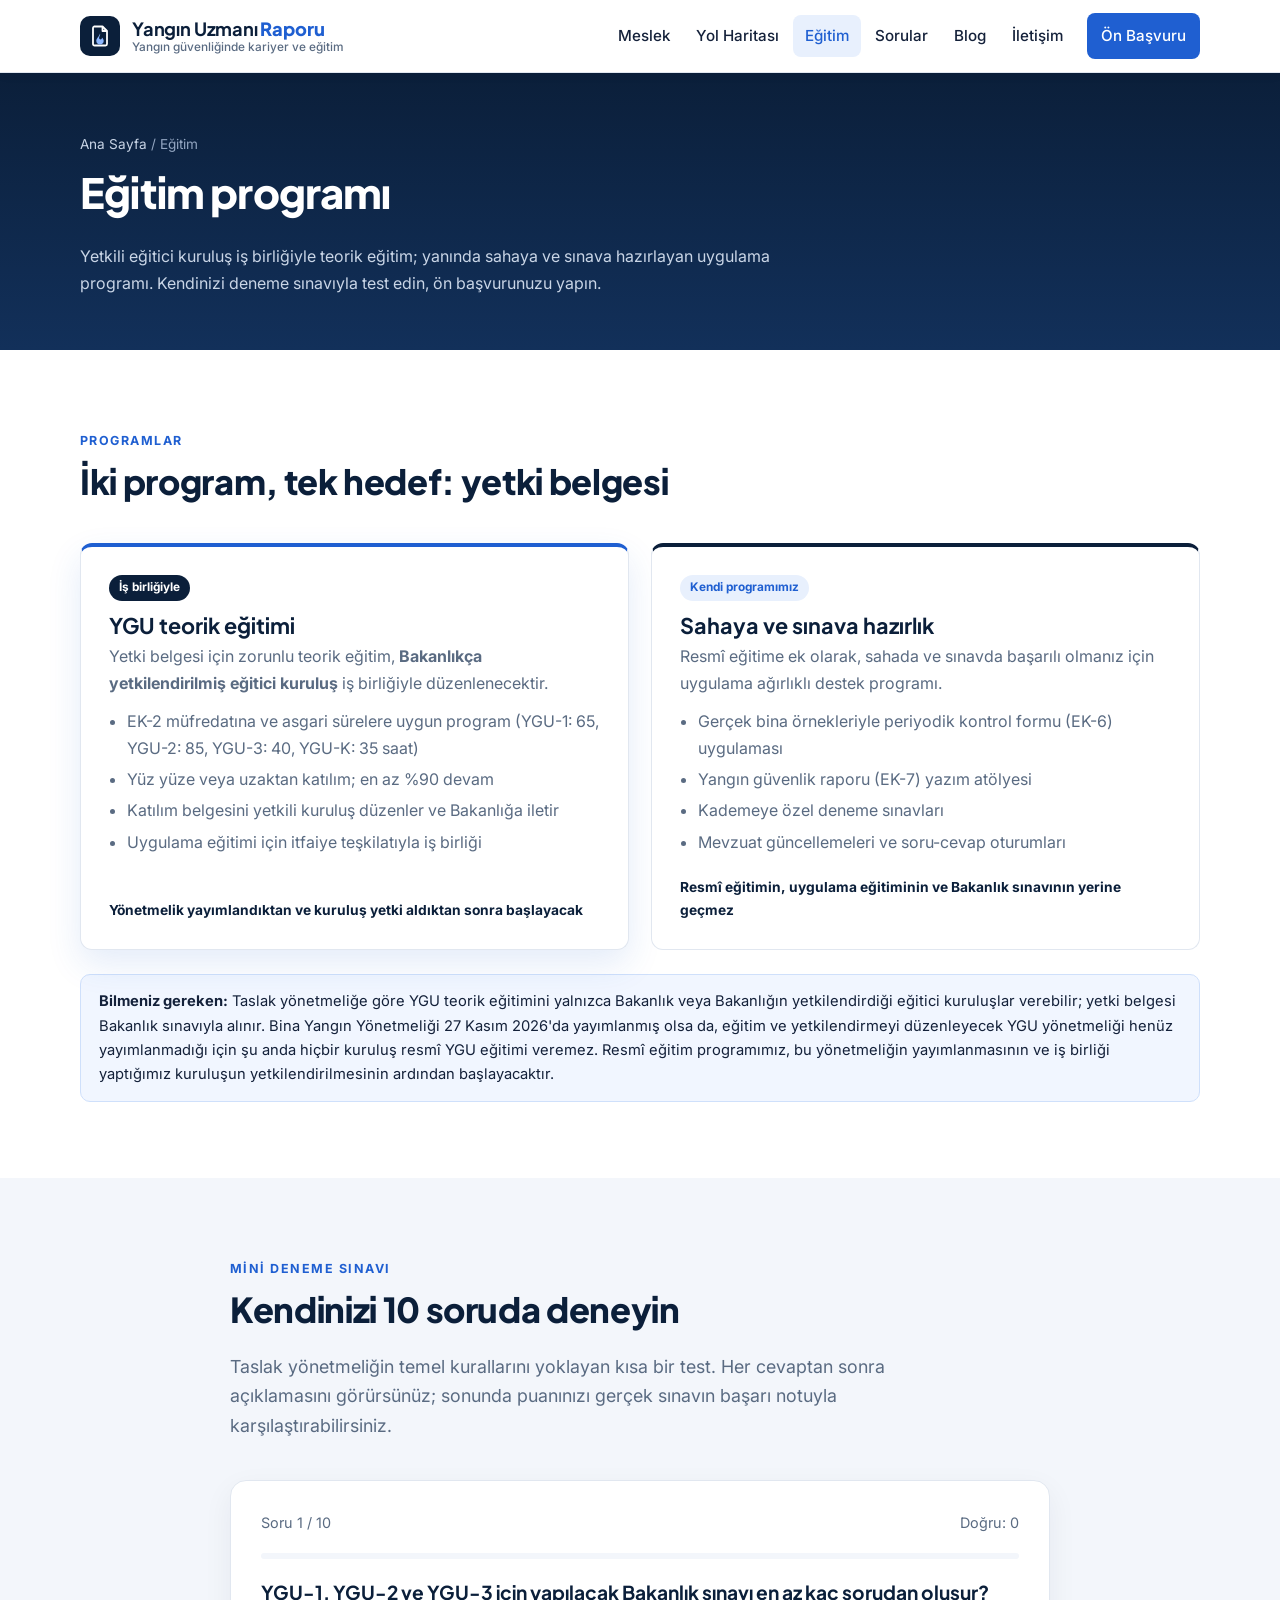
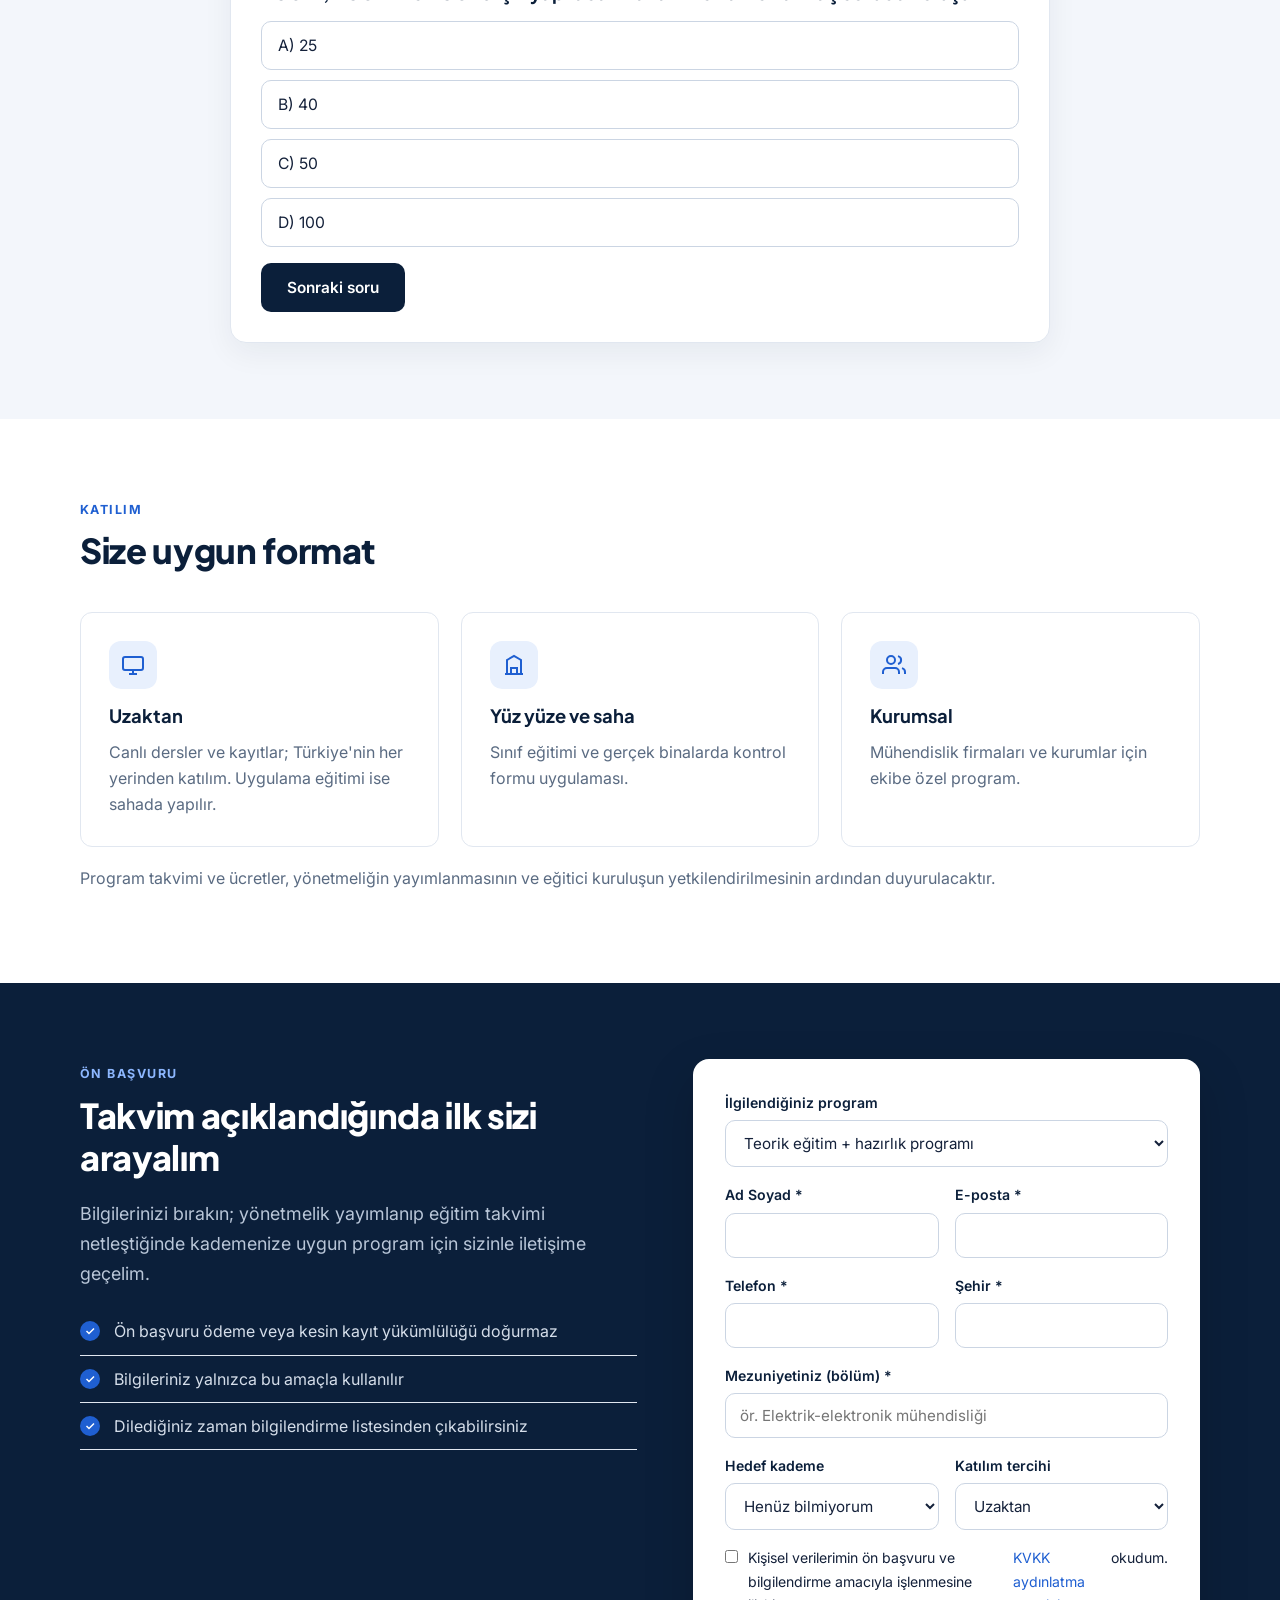
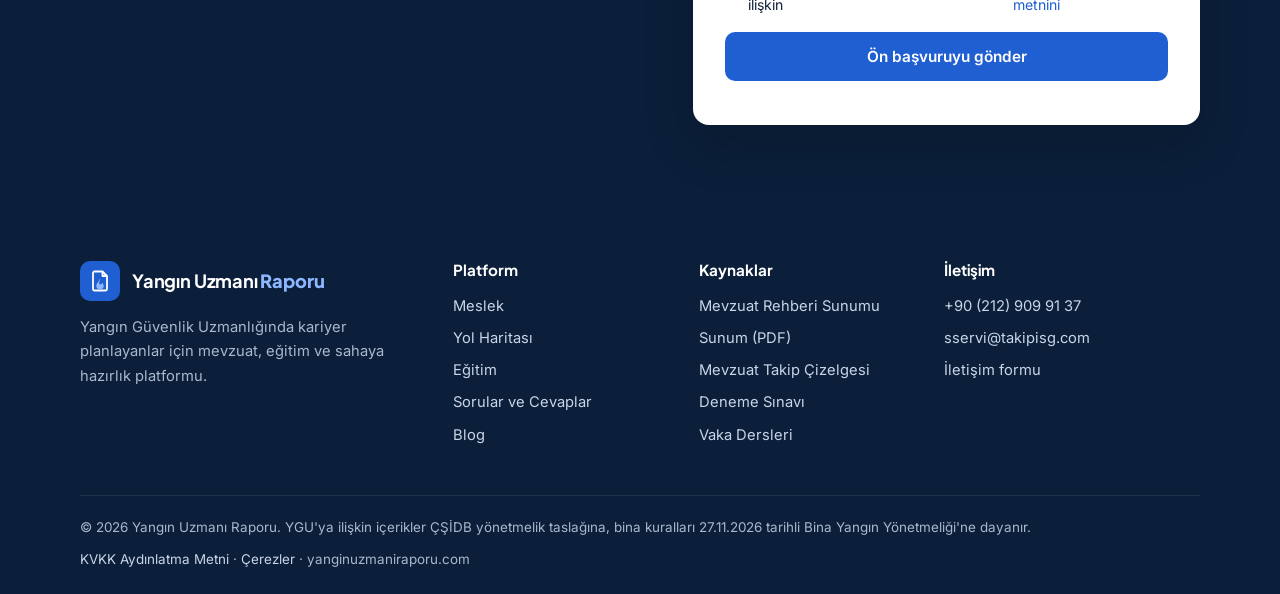
<file: egitim.html>
<!doctype html>
<html lang="tr">
<head>
  <meta charset="utf-8">
  <meta name="viewport" content="width=device-width, initial-scale=1">
  <title>Eğitim: YGU Teorik Eğitimi, Hazırlık ve Deneme Sınavı | Yangın Uzmanı Raporu</title>
  <meta name="description" content="Yetkili eğitici kuruluş iş birliğiyle YGU teorik eğitimi, sahaya ve sınava hazırlık programı, 10 soruluk mini deneme sınavı ve ön başvuru formu.">
  <link href="https://fonts.googleapis.com/css2?family=Inter:wght@400;500;600;700&display=swap" rel="stylesheet">
  <link rel="icon" href="assets/favicon.svg" type="image/svg+xml">
  <meta name="theme-color" content="#0b1f3a">
  <link rel="canonical" href="https://www.yanginuzmaniraporu.com/egitim.html">
  <meta property="og:type" content="website">
  <meta property="og:site_name" content="Yangın Uzmanı Raporu">
  <meta property="og:locale" content="tr_TR">
  <meta property="og:title" content="Eğitim: YGU Teorik Eğitimi, Hazırlık ve Deneme Sınavı | Yangın Uzmanı Raporu">
  <meta property="og:description" content="Yetkili eğitici kuruluş iş birliğiyle YGU teorik eğitimi, sahaya ve sınava hazırlık programı, 10 soruluk mini deneme sınavı ve ön başvuru formu.">
  <meta property="og:url" content="https://www.yanginuzmaniraporu.com/egitim.html">
  <meta property="og:image" content="https://www.yanginuzmaniraporu.com/assets/og-image.png">
  <meta name="twitter:card" content="summary_large_image">
<link rel="stylesheet" href="assets/style.css">
</head>
<body>
<header id="site-header"></header>

<section class="page-hero">
  <div class="container">
    <div class="crumbs"><a href="index.html">Ana Sayfa</a> / Eğitim</div>
    <h1>Eğitim programı</h1>
    <p>Yetkili eğitici kuruluş iş birliğiyle teorik eğitim; yanında sahaya ve sınava hazırlayan uygulama programı. Kendinizi deneme sınavıyla test edin, ön başvurunuzu yapın.</p>
  </div>
</section>

<section class="section">
  <div class="container">
    <div class="section-head"><span class="eyebrow">Programlar</span><h2>İki program, tek hedef: yetki belgesi</h2></div>
    <div class="grid grid-2">
      <div class="card level featured">
        <span class="tag navy" style="align-self:flex-start">İş birliğiyle</span>
        <h3 style="margin-top:12px;font-size:1.35rem">YGU teorik eğitimi</h3>
        <p>Yetki belgesi için zorunlu teorik eğitim, <strong data-ortak></strong> iş birliğiyle düzenlenecektir.</p>
        <ul>
          <li>EK-2 müfredatına ve asgari sürelere uygun program (YGU-1: 65, YGU-2: 85, YGU-3: 40, YGU-K: 35 saat)</li>
          <li>Yüz yüze veya uzaktan katılım; en az %90 devam</li>
          <li>Katılım belgesini yetkili kuruluş düzenler ve Bakanlığa iletir</li>
          <li>Uygulama eğitimi için itfaiye teşkilatıyla iş birliği</li>
        </ul>
        <div class="hours">Yönetmelik yayımlandıktan ve kuruluş yetki aldıktan sonra başlayacak</div>
      </div>
      <div class="card level">
        <span class="tag" style="align-self:flex-start">Kendi programımız</span>
        <h3 style="margin-top:12px;font-size:1.35rem">Sahaya ve sınava hazırlık</h3>
        <p>Resmî eğitime ek olarak, sahada ve sınavda başarılı olmanız için uygulama ağırlıklı destek programı.</p>
        <ul>
          <li>Gerçek bina örnekleriyle periyodik kontrol formu (EK-6) uygulaması</li>
          <li>Yangın güvenlik raporu (EK-7) yazım atölyesi</li>
          <li>Kademeye özel deneme sınavları</li>
          <li>Mevzuat güncellemeleri ve soru-cevap oturumları</li>
        </ul>
        <div class="hours">Resmî eğitimin, uygulama eğitiminin ve Bakanlık sınavının yerine geçmez</div>
      </div>
    </div>
    <div class="note" style="margin-top:24px"><strong>Bilmeniz gereken:</strong> Taslak yönetmeliğe göre YGU teorik eğitimini yalnızca Bakanlık veya Bakanlığın yetkilendirdiği eğitici kuruluşlar verebilir; yetki belgesi Bakanlık sınavıyla alınır. Bina Yangın Yönetmeliği 27 Kasım 2026'da yayımlanmış olsa da, eğitim ve yetkilendirmeyi düzenleyecek YGU yönetmeliği henüz yayımlanmadığı için şu anda hiçbir kuruluş resmî YGU eğitimi veremez. Resmî eğitim programımız, bu yönetmeliğin yayımlanmasının ve iş birliği yaptığımız kuruluşun yetkilendirilmesinin ardından başlayacaktır.</div>
  </div>
</section>

<section class="section soft" id="deneme">
  <div class="container" style="max-width:860px">
    <div class="section-head"><span class="eyebrow">Mini deneme sınavı</span><h2>Kendinizi 10 soruda deneyin</h2>
      <p class="lead">Taslak yönetmeliğin temel kurallarını yoklayan kısa bir test. Her cevaptan sonra açıklamasını görürsünüz; sonunda puanınızı gerçek sınavın başarı notuyla karşılaştırabilirsiniz.</p></div>
    <div class="quiz" id="quiz"></div>
  </div>
</section>

<section class="section">
  <div class="container">
    <div class="section-head"><span class="eyebrow">Katılım</span><h2>Size uygun format</h2></div>
    <div class="grid grid-3">
      <div class="card"><div class="icon"><svg viewBox="0 0 24 24" fill="none" stroke="currentColor" stroke-width="2"><rect x="2" y="4" width="20" height="13" rx="2"/><path d="M8 21h8M12 17v4"/></svg></div><h3>Uzaktan</h3><p>Canlı dersler ve kayıtlar; Türkiye'nin her yerinden katılım. Uygulama eğitimi ise sahada yapılır.</p></div>
      <div class="card"><div class="icon"><svg viewBox="0 0 24 24" fill="none" stroke="currentColor" stroke-width="2"><path d="M3 21h18M5 21V7l7-4 7 4v14"/><path d="M9 21v-6h6v6"/></svg></div><h3>Yüz yüze ve saha</h3><p>Sınıf eğitimi ve gerçek binalarda kontrol formu uygulaması.</p></div>
      <div class="card"><div class="icon"><svg viewBox="0 0 24 24" fill="none" stroke="currentColor" stroke-width="2"><path d="M17 21v-2a4 4 0 0 0-4-4H5a4 4 0 0 0-4 4v2"/><circle cx="9" cy="7" r="4"/><path d="M23 21v-2a4 4 0 0 0-3-3.9M16 3.1a4 4 0 0 1 0 7.8"/></svg></div><h3>Kurumsal</h3><p>Mühendislik firmaları ve kurumlar için ekibe özel program.</p></div>
    </div>
    <p style="margin-top:18px;color:var(--muted)">Program takvimi ve ücretler, yönetmeliğin yayımlanmasının ve eğitici kuruluşun yetkilendirilmesinin ardından duyurulacaktır.</p>
  </div>
</section>

<section class="section dark" id="on-basvuru">
  <div class="container split" style="align-items:start">
    <div>
      <span class="eyebrow">Ön başvuru</span>
      <h2>Takvim açıklandığında ilk sizi arayalım</h2>
      <p class="lead">Bilgilerinizi bırakın; yönetmelik yayımlanıp eğitim takvimi netleştiğinde kademenize uygun program için sizinle iletişime geçelim.</p>
      <ul class="check-list" style="margin-top:20px">
        <li>Ön başvuru ödeme veya kesin kayıt yükümlülüğü doğurmaz</li>
        <li>Bilgileriniz yalnızca bu amaçla kullanılır</li>
        <li>Dilediğiniz zaman bilgilendirme listesinden çıkabilirsiniz</li>
      </ul>
    </div>
    <form data-form="YGU Eğitimi Ön Başvuru" class="form-card">
      <label for="k-program">İlgilendiğiniz program</label>
      <select id="k-program" name="Program"><option>Teorik eğitim + hazırlık programı</option><option>Yalnızca YGU teorik eğitimi</option><option>Yalnızca hazırlık programı</option><option>Kurumsal (ekip) programı</option></select>
      <div class="row">
        <div><label for="k-ad">Ad Soyad *</label><input id="k-ad" name="Ad Soyad" required></div>
        <div><label for="k-mail">E-posta *</label><input id="k-mail" name="E-posta" type="email" required></div>
      </div>
      <div class="row">
        <div><label for="k-tel">Telefon *</label><input id="k-tel" name="Telefon" type="tel" required></div>
        <div><label for="k-sehir">Şehir *</label><input id="k-sehir" name="Şehir" required></div>
      </div>
      <label for="k-mezun">Mezuniyetiniz (bölüm) *</label><input id="k-mezun" name="Mezuniyet" required placeholder="ör. Elektrik-elektronik mühendisliği">
      <div class="row">
        <div><label for="k-kademe">Hedef kademe</label>
          <select id="k-kademe" name="Hedef Kademe"><option>Henüz bilmiyorum</option><option>YGU-1</option><option>YGU-2</option><option>YGU-3</option><option>YGU-K</option></select></div>
        <div><label for="k-format">Katılım tercihi</label>
          <select id="k-format" name="Katılım"><option>Uzaktan</option><option>Yüz yüze</option><option>Kurumsal</option></select></div>
      </div>
      <label class="check"><input type="checkbox" required> Kişisel verilerimin ön başvuru ve bilgilendirme amacıyla işlenmesine ilişkin <a href="kvkk.html" target="_blank">KVKK aydınlatma metnini</a> okudum.</label>
      <button class="btn btn-accent" type="submit" style="width:100%;margin-top:8px">Ön başvuruyu gönder</button>
      <p class="form-status" style="margin:12px 0 0;color:var(--muted);font-size:.88rem"></p>
    </form>
  </div>
</section>

<footer id="site-footer"></footer>
<script src="data/deneme.js"></script>
<script src="assets/main.js"></script>
<script src="assets/tools.js"></script>
<script>document.addEventListener("DOMContentLoaded", () => initQuiz("quiz"));</script>
</body>
</html>
</file>
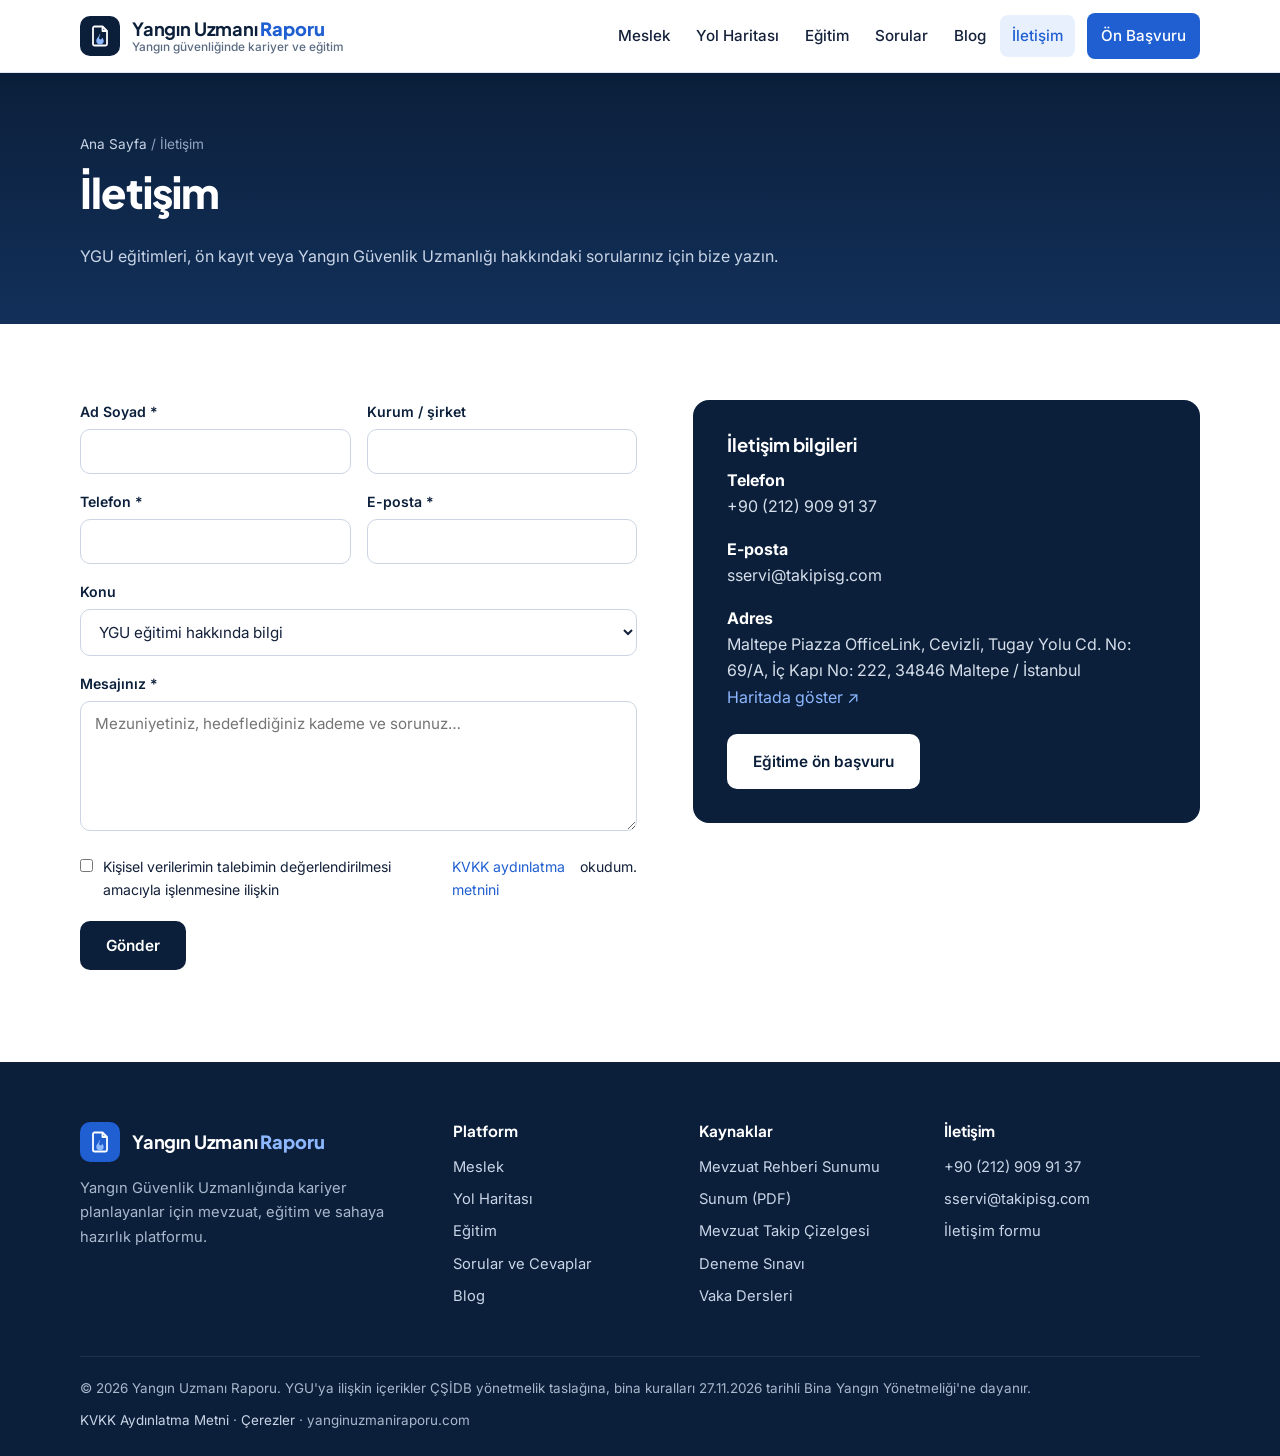
<file: iletisim.html>
<!doctype html>
<html lang="tr">
<head>
  <meta charset="utf-8">
  <meta name="viewport" content="width=device-width, initial-scale=1">
  <title>İletişim | Yangın Uzmanı Raporu</title>
  <meta name="description" content="YGU eğitimi, ön kayıt, kurumsal eğitim veya Yangın Güvenlik Uzmanlığı hakkındaki sorularınız için bizimle iletişime geçin.">
  <link href="https://fonts.googleapis.com/css2?family=Inter:wght@400;500;600;700;800&display=swap" rel="stylesheet">
  <link rel="icon" href="assets/favicon.svg" type="image/svg+xml">
  <meta name="theme-color" content="#0b1f3a">
  <link rel="canonical" href="https://www.yanginuzmaniraporu.com/iletisim.html">
  <meta property="og:type" content="website">
  <meta property="og:site_name" content="Yangın Uzmanı Raporu">
  <meta property="og:locale" content="tr_TR">
  <meta property="og:title" content="İletişim | Yangın Uzmanı Raporu">
  <meta property="og:description" content="YGU eğitimi, ön kayıt, kurumsal eğitim veya Yangın Güvenlik Uzmanlığı hakkındaki sorularınız için bizimle iletişime geçin.">
  <meta property="og:url" content="https://www.yanginuzmaniraporu.com/iletisim.html">
  <meta property="og:image" content="https://www.yanginuzmaniraporu.com/assets/og-image.png">
  <meta name="twitter:card" content="summary_large_image">
<link rel="stylesheet" href="assets/style.css">
</head>
<body>
<header id="site-header"></header>

<section class="page-hero">
  <div class="container">
    <div class="crumbs"><a href="index.html">Ana Sayfa</a> / İletişim</div>
    <h1>İletişim</h1>
    <p>YGU eğitimleri, ön kayıt veya Yangın Güvenlik Uzmanlığı hakkındaki sorularınız için bize yazın.</p>
  </div>
</section>

<section class="section">
  <div class="container split" style="align-items:start">
    <form data-form="İletişim Formu">
      <div class="row">
        <div><label for="ad">Ad Soyad *</label><input id="ad" name="Ad Soyad" required></div>
        <div><label for="kurum">Kurum / şirket</label><input id="kurum" name="Kurum"></div>
      </div>
      <div class="row">
        <div><label for="tel">Telefon *</label><input id="tel" name="Telefon" type="tel" required></div>
        <div><label for="mail">E-posta *</label><input id="mail" name="E-posta" type="email" required></div>
      </div>
      <label for="tur">Konu</label>
      <select id="tur" name="Konu">
        <option>YGU eğitimi hakkında bilgi</option>
        <option>Kurumsal (ekip) eğitimi</option>
        <option>Hangi kademeye uygunum?</option>
        <option>Yönetmelik ve süreç hakkında soru</option>
        <option>Diğer</option>
      </select>
      <label for="mesaj">Mesajınız *</label><textarea id="mesaj" name="Mesaj" required placeholder="Mezuniyetiniz, hedeflediğiniz kademe ve sorunuz…"></textarea>
      <label class="check"><input type="checkbox" required> Kişisel verilerimin talebimin değerlendirilmesi amacıyla işlenmesine ilişkin <a href="kvkk.html" target="_blank">KVKK aydınlatma metnini</a> okudum.</label>
      <button class="btn btn-primary" type="submit" style="margin-top:12px">Gönder</button>
      <p class="form-status" style="margin-top:12px;color:var(--muted)"></p>
    </form>
    <div class="panel">
      <h3>İletişim bilgileri</h3>
      <p><strong style="color:#fff">Telefon</strong><br><span data-site="telefon"></span></p>
      <p><strong style="color:#fff">E-posta</strong><br><span data-site="eposta"></span></p>
      <p><strong style="color:#fff">Adres</strong><br><span data-site="adres"></span><br>
        <a href="https://www.google.com/maps/search/?api=1&query=Maltepe+Piazza+OfficeLink+Tugay+Yolu+Cd.+No+69A+Maltepe+%C4%B0stanbul" target="_blank" rel="noopener" style="color:var(--accent-2)">Haritada göster ↗</a></p>      <a class="btn btn-white" href="egitim.html#on-basvuru" style="margin-top:8px">Eğitime ön başvuru</a>
    </div>
  </div>
</section>

<footer id="site-footer"></footer>
<script src="assets/main.js"></script>
</body>
</html>
</file>
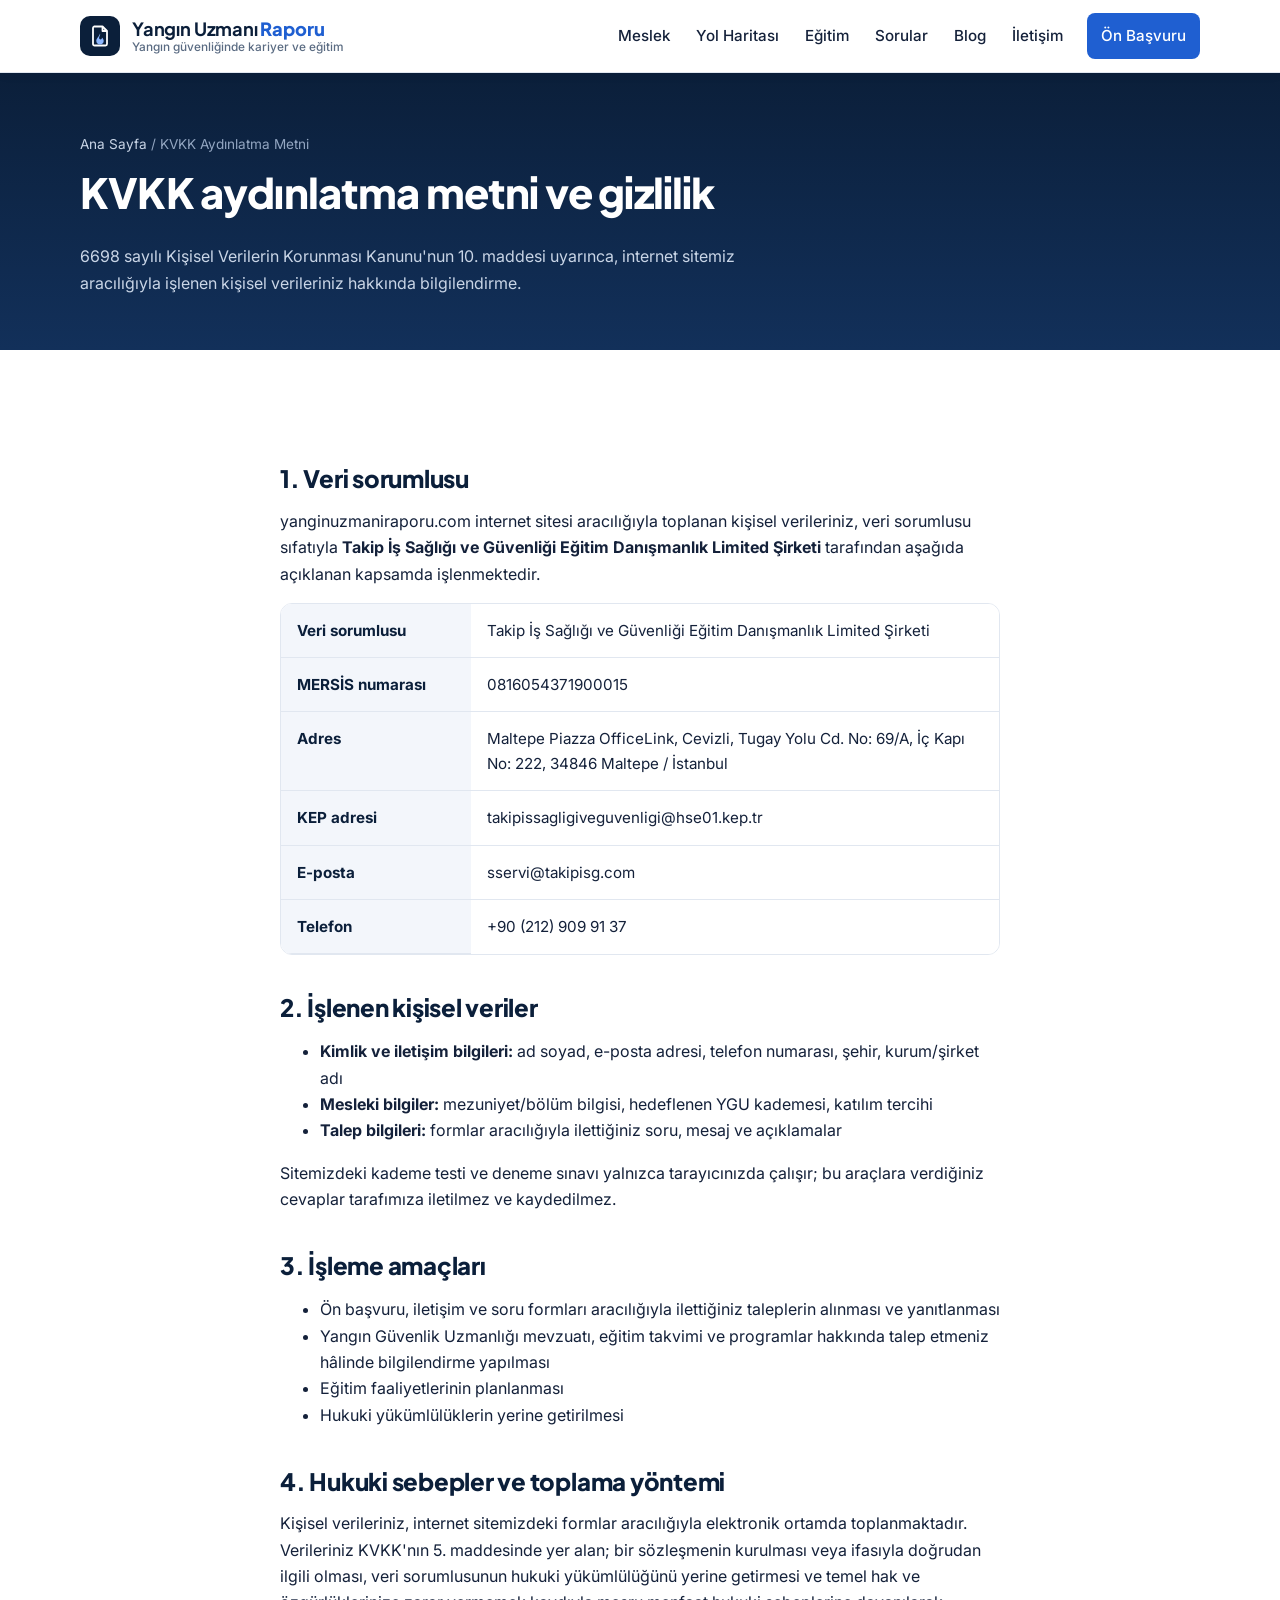
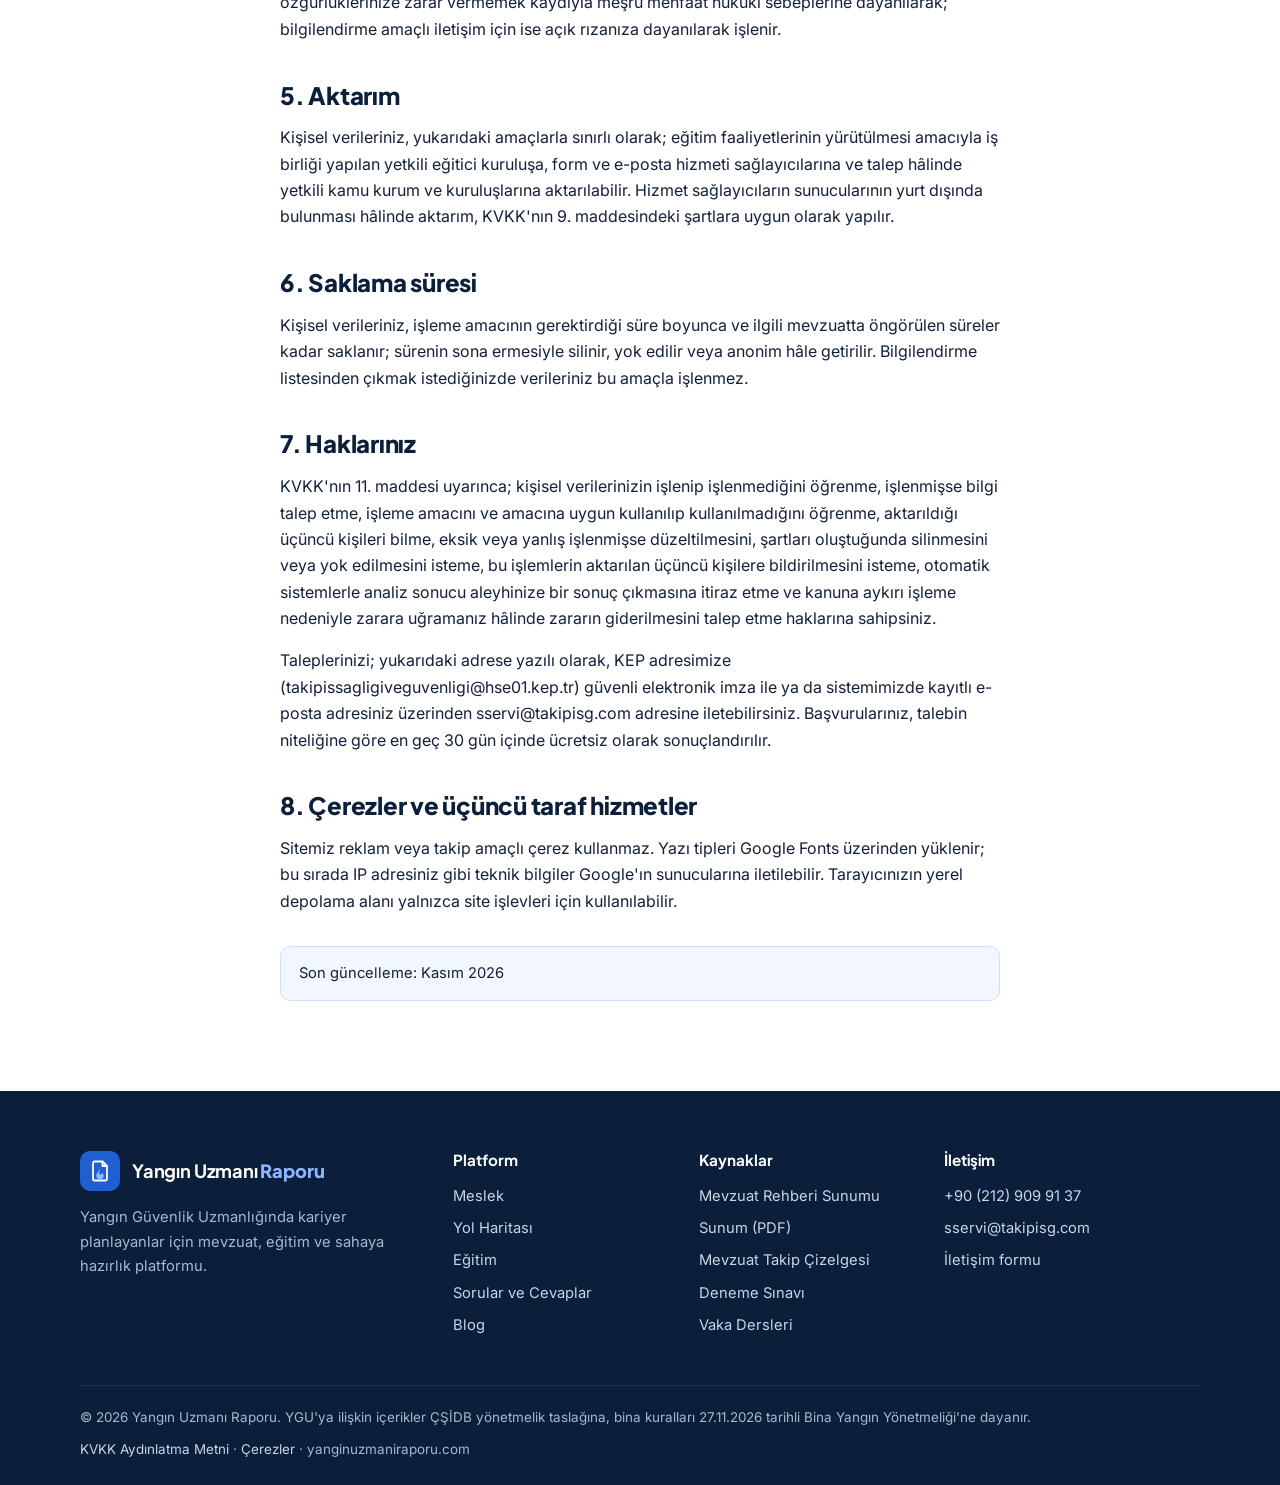
<file: kvkk.html>
<!doctype html>
<html lang="tr">
<head>
  <meta charset="utf-8">
  <meta name="viewport" content="width=device-width, initial-scale=1">
  <title>KVKK Aydınlatma Metni ve Gizlilik | Yangın Uzmanı Raporu</title>
  <meta name="description" content="Yangın Uzmanı Raporu internet sitesi aracılığıyla işlenen kişisel verilere ilişkin 6698 sayılı KVKK kapsamında aydınlatma metni ve çerez bilgilendirmesi.">
  <link href="https://fonts.googleapis.com/css2?family=Inter:wght@400;500;600;700&display=swap" rel="stylesheet">
  <link rel="icon" href="assets/favicon.svg" type="image/svg+xml">
  <meta name="theme-color" content="#0b1f3a">
  <link rel="canonical" href="https://www.yanginuzmaniraporu.com/kvkk.html">
  <meta property="og:type" content="website">
  <meta property="og:site_name" content="Yangın Uzmanı Raporu">
  <meta property="og:locale" content="tr_TR">
  <meta property="og:title" content="KVKK Aydınlatma Metni ve Gizlilik | Yangın Uzmanı Raporu">
  <meta property="og:description" content="Yangın Uzmanı Raporu internet sitesi aracılığıyla işlenen kişisel verilere ilişkin 6698 sayılı KVKK kapsamında aydınlatma metni ve çerez bilgilendirmesi.">
  <meta property="og:url" content="https://www.yanginuzmaniraporu.com/kvkk.html">
  <meta property="og:image" content="https://www.yanginuzmaniraporu.com/assets/og-image.png">
  <meta name="twitter:card" content="summary_large_image">
<link rel="stylesheet" href="assets/style.css">
</head>
<body>
<header id="site-header"></header>

<section class="page-hero">
  <div class="container">
    <div class="crumbs"><a href="index.html">Ana Sayfa</a> / KVKK Aydınlatma Metni</div>
    <h1>KVKK aydınlatma metni ve gizlilik</h1>
    <p>6698 sayılı Kişisel Verilerin Korunması Kanunu'nun 10. maddesi uyarınca, internet sitemiz aracılığıyla işlenen kişisel verileriniz hakkında bilgilendirme.</p>
  </div>
</section>

<section class="section">
  <div class="container article legal">
    <h2>1. Veri sorumlusu</h2>
    <p><span data-site="alanAdi"></span> internet sitesi aracılığıyla toplanan kişisel verileriniz, veri sorumlusu sıfatıyla <strong>Takip İş Sağlığı ve Güvenliği Eğitim Danışmanlık Limited Şirketi</strong> tarafından aşağıda açıklanan kapsamda işlenmektedir.</p>
    <div class="table-wrap" style="margin:8px 0 8px">
      <table>
        <tbody>
          <tr><th style="width:190px">Veri sorumlusu</th><td>Takip İş Sağlığı ve Güvenliği Eğitim Danışmanlık Limited Şirketi</td></tr>
          <tr><th>MERSİS numarası</th><td>0816054371900015</td></tr>
          <tr><th>Adres</th><td><span data-site="adres"></span></td></tr>
          <tr><th>KEP adresi</th><td>takipissagligiveguvenligi@hse01.kep.tr</td></tr>
          <tr><th>E-posta</th><td><span data-site="eposta"></span></td></tr>
          <tr><th>Telefon</th><td><span data-site="telefon"></span></td></tr>
        </tbody>
      </table>
    </div>

    <h2>2. İşlenen kişisel veriler</h2>
    <ul>
      <li><strong>Kimlik ve iletişim bilgileri:</strong> ad soyad, e-posta adresi, telefon numarası, şehir, kurum/şirket adı</li>
      <li><strong>Mesleki bilgiler:</strong> mezuniyet/bölüm bilgisi, hedeflenen YGU kademesi, katılım tercihi</li>
      <li><strong>Talep bilgileri:</strong> formlar aracılığıyla ilettiğiniz soru, mesaj ve açıklamalar</li>
    </ul>
    <p>Sitemizdeki kademe testi ve deneme sınavı yalnızca tarayıcınızda çalışır; bu araçlara verdiğiniz cevaplar tarafımıza iletilmez ve kaydedilmez.</p>

    <h2>3. İşleme amaçları</h2>
    <ul>
      <li>Ön başvuru, iletişim ve soru formları aracılığıyla ilettiğiniz taleplerin alınması ve yanıtlanması</li>
      <li>Yangın Güvenlik Uzmanlığı mevzuatı, eğitim takvimi ve programlar hakkında talep etmeniz hâlinde bilgilendirme yapılması</li>
      <li>Eğitim faaliyetlerinin planlanması</li>
      <li>Hukuki yükümlülüklerin yerine getirilmesi</li>
    </ul>

    <h2>4. Hukuki sebepler ve toplama yöntemi</h2>
    <p>Kişisel verileriniz, internet sitemizdeki formlar aracılığıyla elektronik ortamda toplanmaktadır. Verileriniz KVKK'nın 5. maddesinde yer alan; bir sözleşmenin kurulması veya ifasıyla doğrudan ilgili olması, veri sorumlusunun hukuki yükümlülüğünü yerine getirmesi ve temel hak ve özgürlüklerinize zarar vermemek kaydıyla meşru menfaat hukuki sebeplerine dayanılarak; bilgilendirme amaçlı iletişim için ise açık rızanıza dayanılarak işlenir.</p>

    <h2>5. Aktarım</h2>
    <p>Kişisel verileriniz, yukarıdaki amaçlarla sınırlı olarak; eğitim faaliyetlerinin yürütülmesi amacıyla iş birliği yapılan yetkili eğitici kuruluşa, form ve e-posta hizmeti sağlayıcılarına ve talep hâlinde yetkili kamu kurum ve kuruluşlarına aktarılabilir. Hizmet sağlayıcıların sunucularının yurt dışında bulunması hâlinde aktarım, KVKK'nın 9. maddesindeki şartlara uygun olarak yapılır.</p>

    <h2>6. Saklama süresi</h2>
    <p>Kişisel verileriniz, işleme amacının gerektirdiği süre boyunca ve ilgili mevzuatta öngörülen süreler kadar saklanır; sürenin sona ermesiyle silinir, yok edilir veya anonim hâle getirilir. Bilgilendirme listesinden çıkmak istediğinizde verileriniz bu amaçla işlenmez.</p>

    <h2>7. Haklarınız</h2>
    <p>KVKK'nın 11. maddesi uyarınca; kişisel verilerinizin işlenip işlenmediğini öğrenme, işlenmişse bilgi talep etme, işleme amacını ve amacına uygun kullanılıp kullanılmadığını öğrenme, aktarıldığı üçüncü kişileri bilme, eksik veya yanlış işlenmişse düzeltilmesini, şartları oluştuğunda silinmesini veya yok edilmesini isteme, bu işlemlerin aktarılan üçüncü kişilere bildirilmesini isteme, otomatik sistemlerle analiz sonucu aleyhinize bir sonuç çıkmasına itiraz etme ve kanuna aykırı işleme nedeniyle zarara uğramanız hâlinde zararın giderilmesini talep etme haklarına sahipsiniz.</p>
    <p>Taleplerinizi; yukarıdaki adrese yazılı olarak, KEP adresimize (takipissagligiveguvenligi@hse01.kep.tr) güvenli elektronik imza ile ya da sistemimizde kayıtlı e-posta adresiniz üzerinden <span data-site="eposta"></span> adresine iletebilirsiniz. Başvurularınız, talebin niteliğine göre en geç 30 gün içinde ücretsiz olarak sonuçlandırılır.</p>

    <h2 id="cerezler">8. Çerezler ve üçüncü taraf hizmetler</h2>
    <p>Sitemiz reklam veya takip amaçlı çerez kullanmaz. Yazı tipleri Google Fonts üzerinden yüklenir; bu sırada IP adresiniz gibi teknik bilgiler Google'ın sunucularına iletilebilir. Tarayıcınızın yerel depolama alanı yalnızca site işlevleri için kullanılabilir.</p>

    <p class="note" style="margin-top:32px">Son güncelleme: Kasım 2026</p>
  </div>
</section>

<footer id="site-footer"></footer>
<script src="assets/main.js"></script>
</body>
</html>
</file>
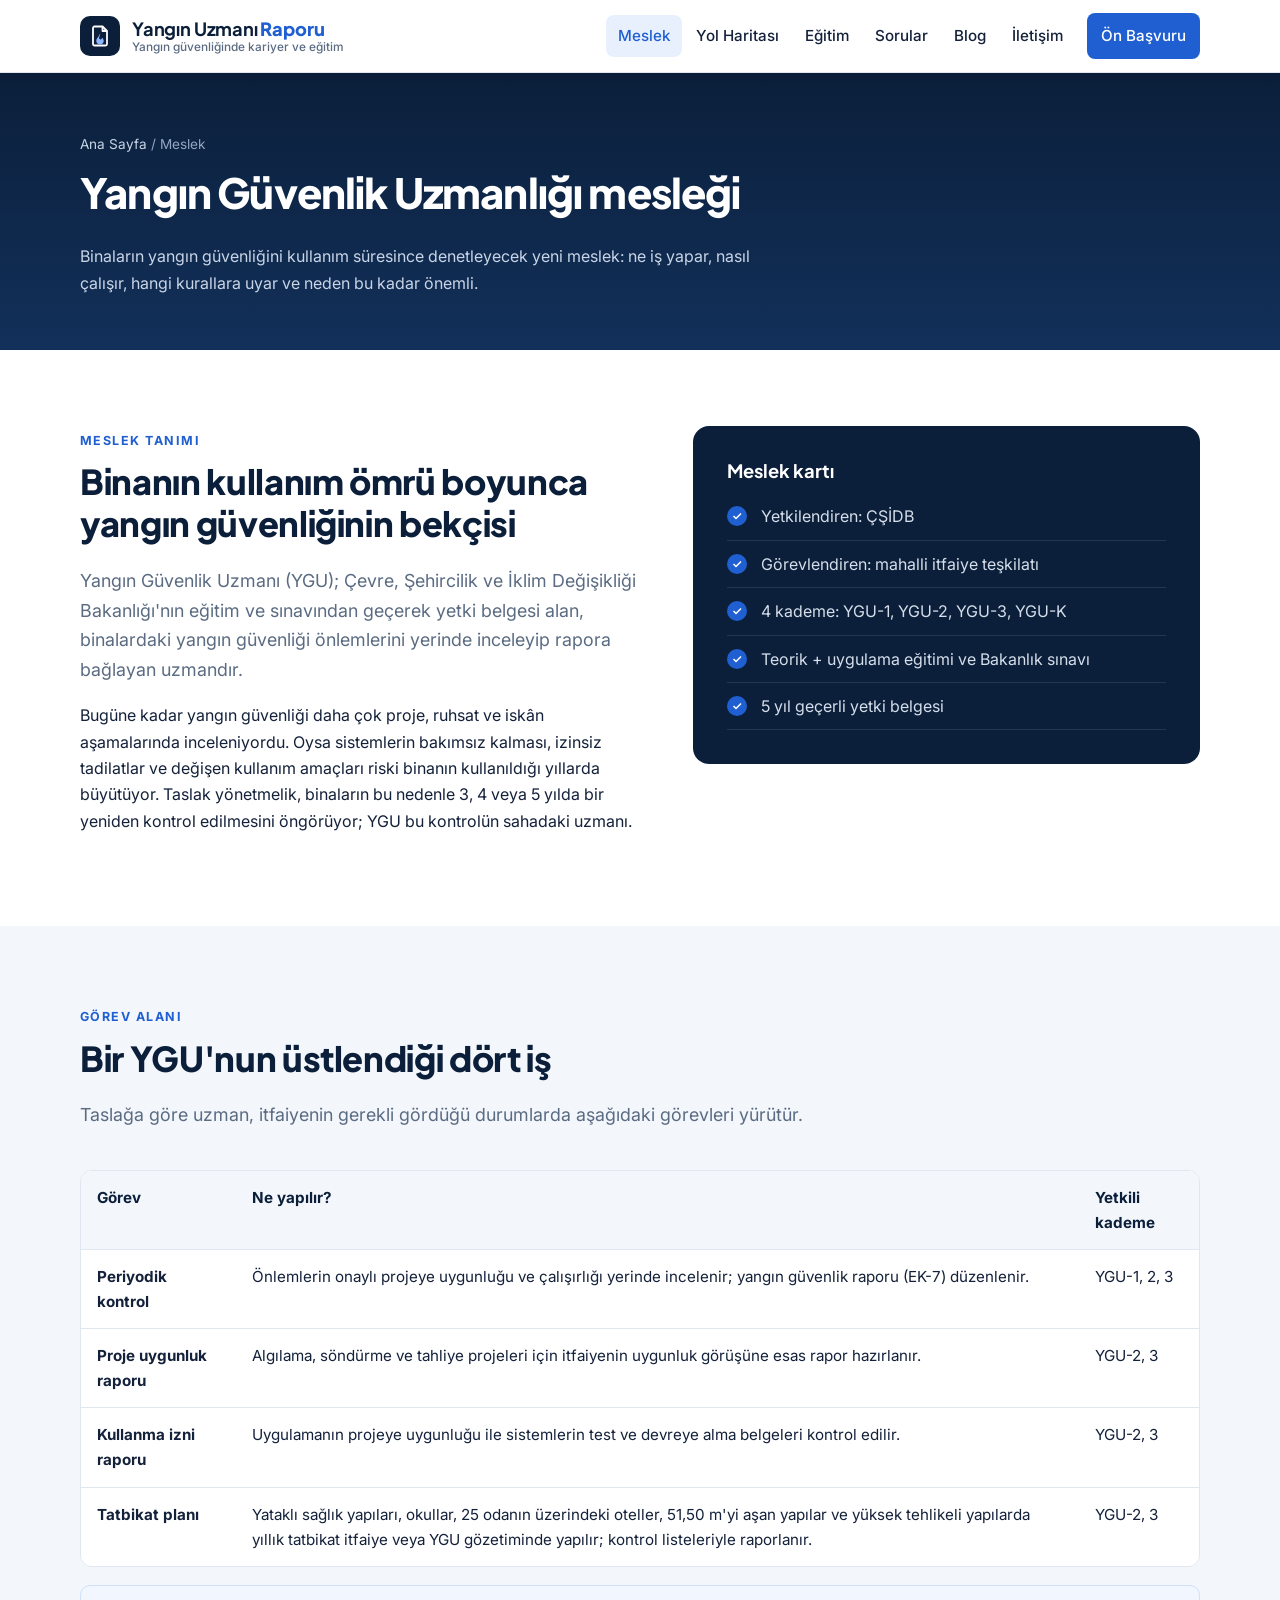
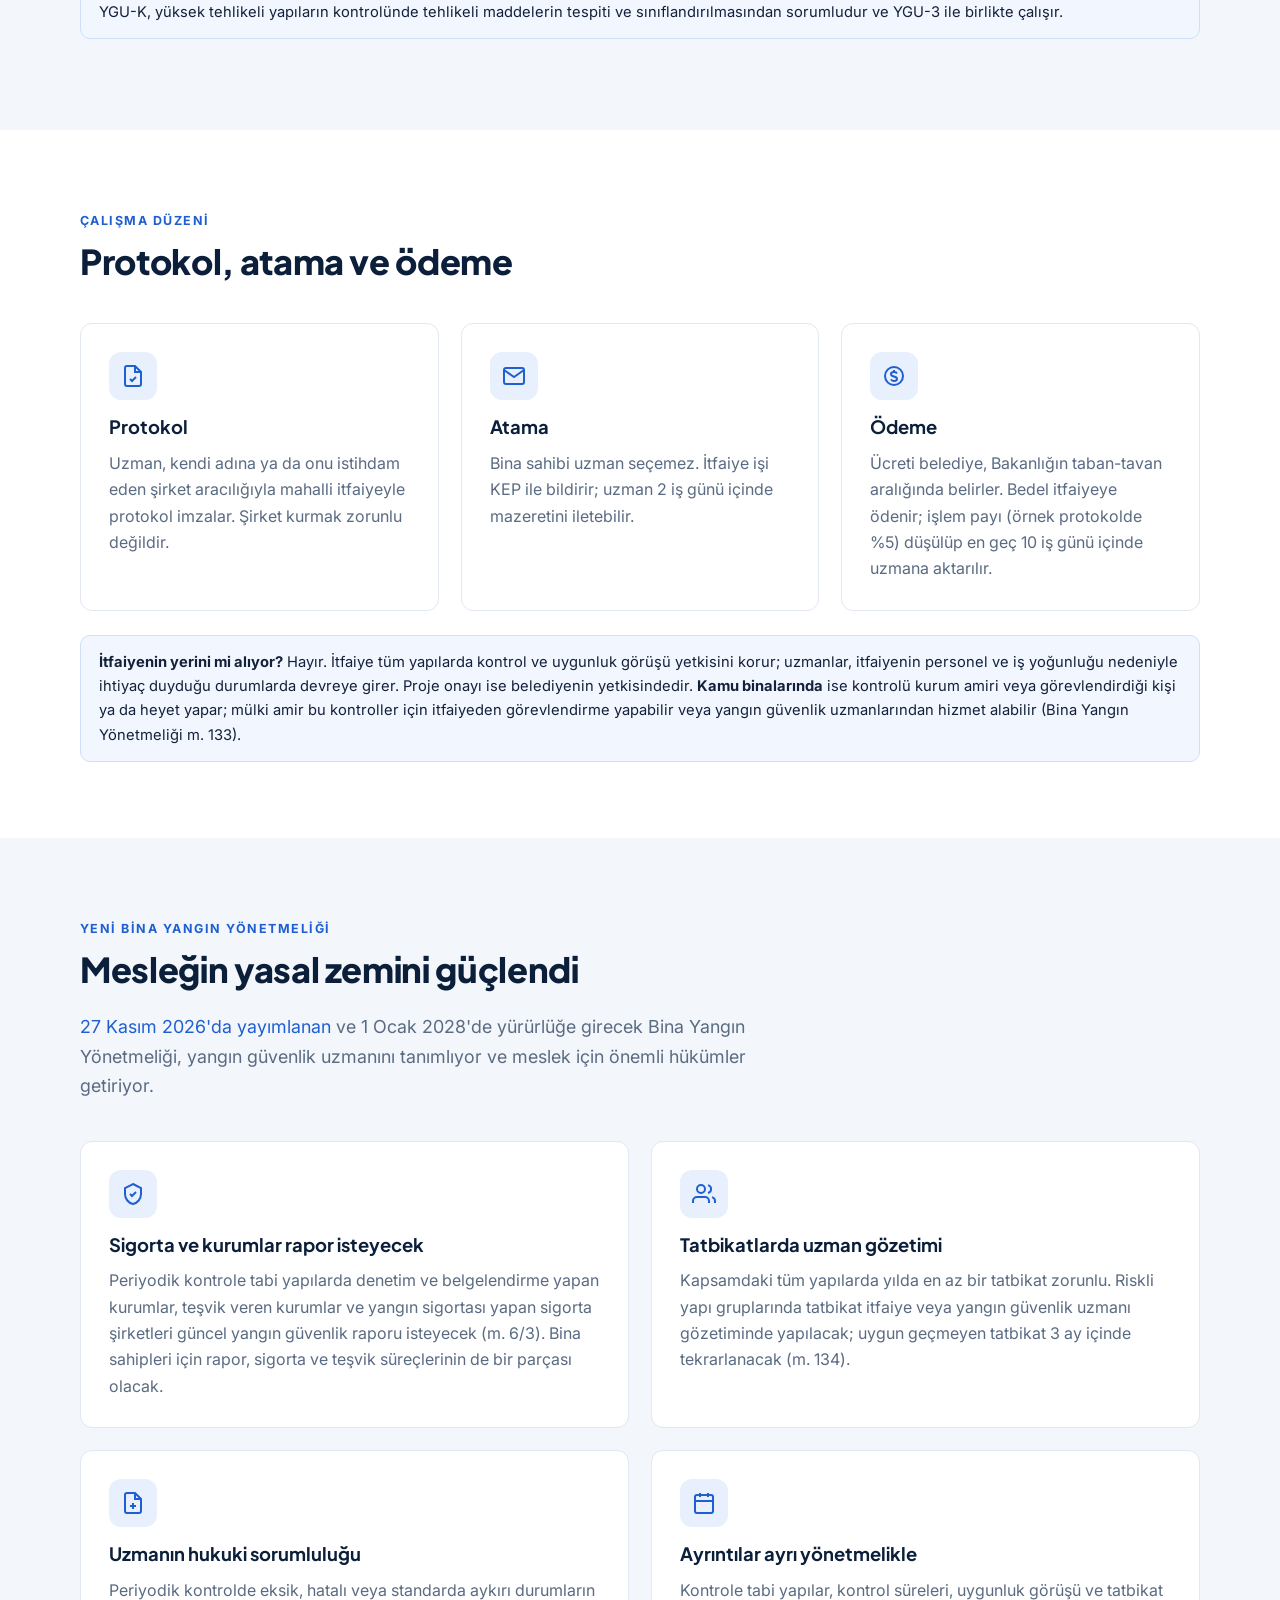
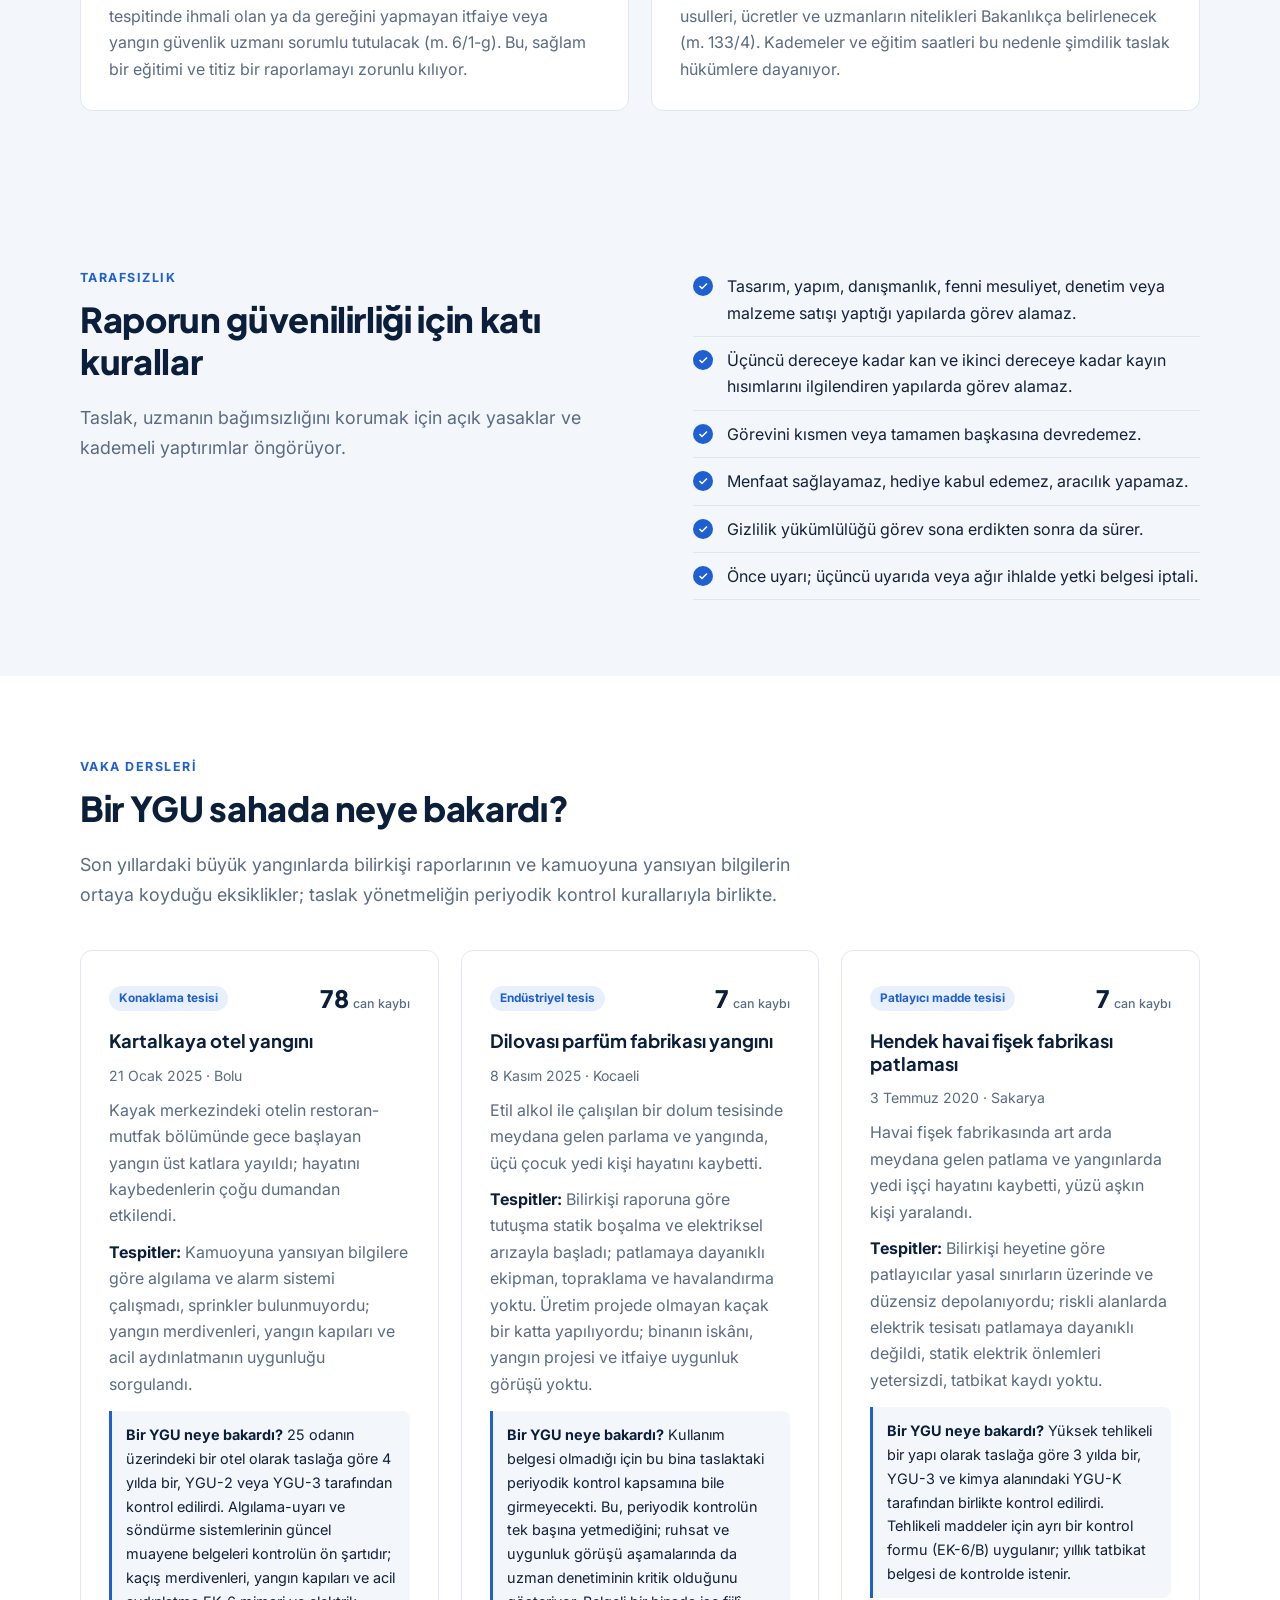
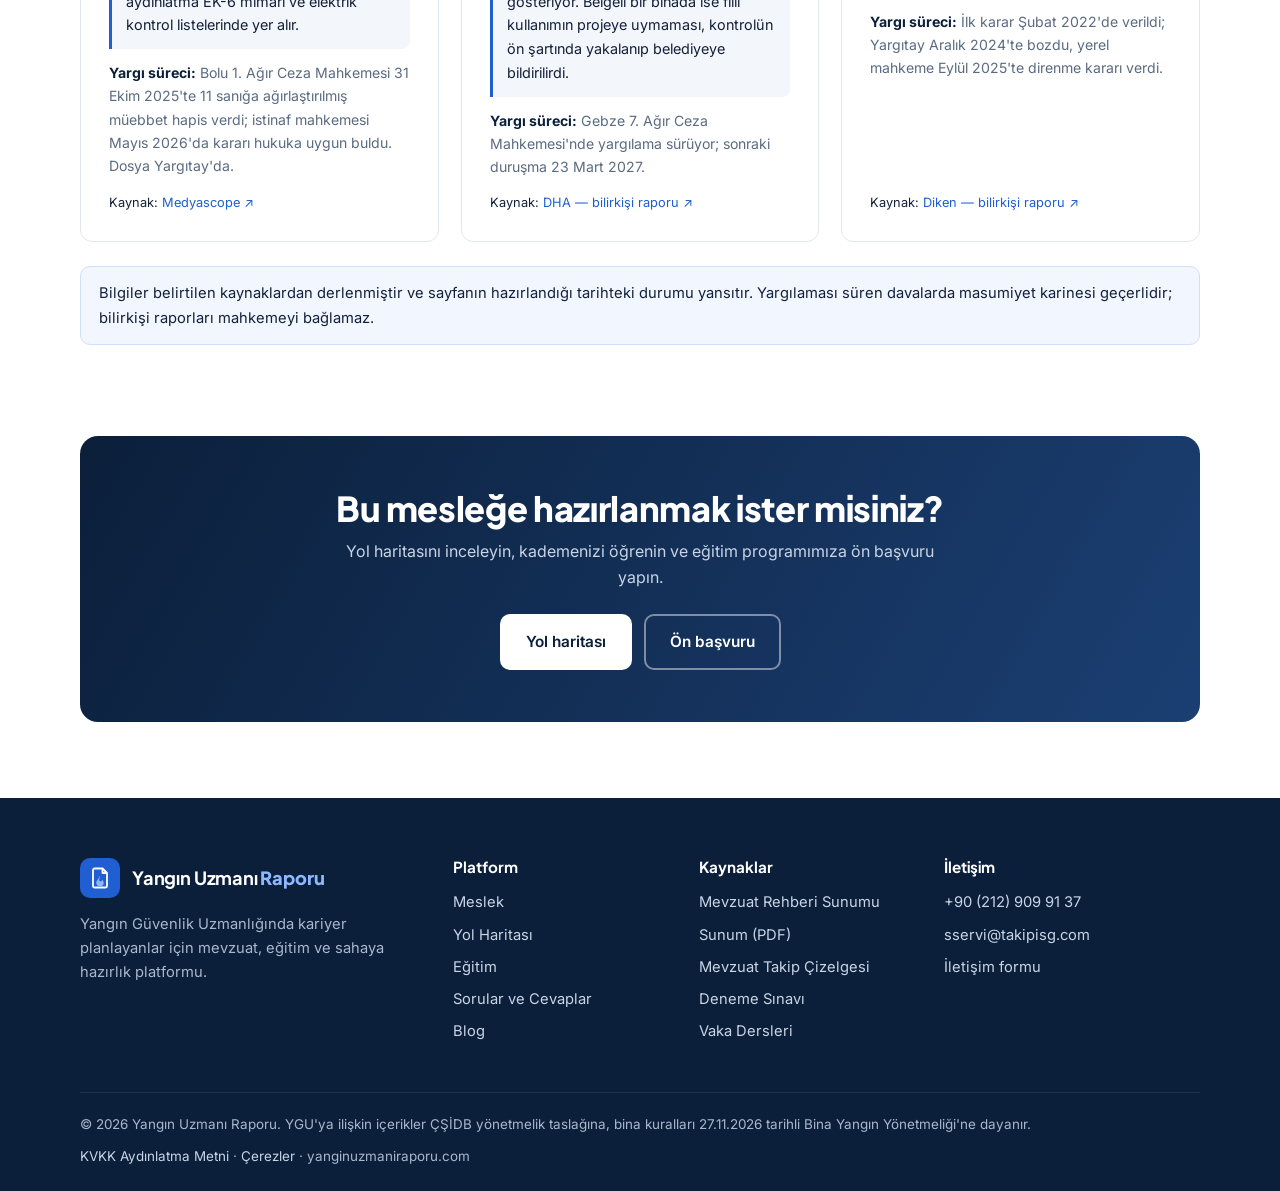
<file: meslek.html>
<!doctype html>
<html lang="tr">
<head>
  <meta charset="utf-8">
  <meta name="viewport" content="width=device-width, initial-scale=1">
  <title>Meslek: Yangın Güvenlik Uzmanlığı | Yangın Uzmanı Raporu</title>
  <meta name="description" content="Yangın Güvenlik Uzmanlığı mesleği: görev alanları, itfaiye ile çalışma ve ücret modeli, tarafsızlık kuralları ve büyük yangınlardan çıkarılan vaka dersleri.">
  <link href="https://fonts.googleapis.com/css2?family=Inter:wght@400;500;600;700&display=swap" rel="stylesheet">
  <link rel="icon" href="assets/favicon.svg" type="image/svg+xml">
  <meta name="theme-color" content="#0b1f3a">
  <link rel="canonical" href="https://www.yanginuzmaniraporu.com/meslek.html">
  <meta property="og:type" content="website">
  <meta property="og:site_name" content="Yangın Uzmanı Raporu">
  <meta property="og:locale" content="tr_TR">
  <meta property="og:title" content="Meslek: Yangın Güvenlik Uzmanlığı | Yangın Uzmanı Raporu">
  <meta property="og:description" content="Yangın Güvenlik Uzmanlığı mesleği: görev alanları, itfaiye ile çalışma ve ücret modeli, tarafsızlık kuralları ve büyük yangınlardan çıkarılan vaka dersleri.">
  <meta property="og:url" content="https://www.yanginuzmaniraporu.com/meslek.html">
  <meta property="og:image" content="https://www.yanginuzmaniraporu.com/assets/og-image.png">
  <meta name="twitter:card" content="summary_large_image">
<link rel="stylesheet" href="assets/style.css">
</head>
<body>
<header id="site-header"></header>

<section class="page-hero">
  <div class="container">
    <div class="crumbs"><a href="index.html">Ana Sayfa</a> / Meslek</div>
    <h1>Yangın Güvenlik Uzmanlığı mesleği</h1>
    <p>Binaların yangın güvenliğini kullanım süresince denetleyecek yeni meslek: ne iş yapar, nasıl çalışır, hangi kurallara uyar ve neden bu kadar önemli.</p>
  </div>
</section>

<section class="section">
  <div class="container split" style="align-items:start">
    <div>
      <span class="eyebrow">Meslek tanımı</span>
      <h2>Binanın kullanım ömrü boyunca yangın güvenliğinin bekçisi</h2>
      <p class="lead">Yangın Güvenlik Uzmanı (YGU); Çevre, Şehircilik ve İklim Değişikliği Bakanlığı'nın eğitim ve sınavından geçerek yetki belgesi alan, binalardaki yangın güvenliği önlemlerini yerinde inceleyip rapora bağlayan uzmandır.</p>
      <p>Bugüne kadar yangın güvenliği daha çok proje, ruhsat ve iskân aşamalarında inceleniyordu. Oysa sistemlerin bakımsız kalması, izinsiz tadilatlar ve değişen kullanım amaçları riski binanın kullanıldığı yıllarda büyütüyor. Taslak yönetmelik, binaların bu nedenle 3, 4 veya 5 yılda bir yeniden kontrol edilmesini öngörüyor; YGU bu kontrolün sahadaki uzmanı.</p>
    </div>
    <div class="panel">
      <h3>Meslek kartı</h3>
      <ul class="check-list">
        <li>Yetkilendiren: ÇŞİDB</li>
        <li>Görevlendiren: mahalli itfaiye teşkilatı</li>
        <li>4 kademe: YGU-1, YGU-2, YGU-3, YGU-K</li>
        <li>Teorik + uygulama eğitimi ve Bakanlık sınavı</li>
        <li>5 yıl geçerli yetki belgesi</li>
      </ul>
    </div>
  </div>
</section>

<section class="section soft">
  <div class="container">
    <div class="section-head"><span class="eyebrow">Görev alanı</span><h2>Bir YGU'nun üstlendiği dört iş</h2>
      <p class="lead">Taslağa göre uzman, itfaiyenin gerekli gördüğü durumlarda aşağıdaki görevleri yürütür.</p></div>
    <div class="table-wrap">
      <table>
        <thead><tr><th>Görev</th><th>Ne yapılır?</th><th>Yetkili kademe</th></tr></thead>
        <tbody>
          <tr><td><strong>Periyodik kontrol</strong></td><td>Önlemlerin onaylı projeye uygunluğu ve çalışırlığı yerinde incelenir; yangın güvenlik raporu (EK-7) düzenlenir.</td><td>YGU-1, 2, 3</td></tr>
          <tr><td><strong>Proje uygunluk raporu</strong></td><td>Algılama, söndürme ve tahliye projeleri için itfaiyenin uygunluk görüşüne esas rapor hazırlanır.</td><td>YGU-2, 3</td></tr>
          <tr><td><strong>Kullanma izni raporu</strong></td><td>Uygulamanın projeye uygunluğu ile sistemlerin test ve devreye alma belgeleri kontrol edilir.</td><td>YGU-2, 3</td></tr>
          <tr><td><strong>Tatbikat planı</strong></td><td>Yataklı sağlık yapıları, okullar, 25 odanın üzerindeki oteller, 51,50 m'yi aşan yapılar ve yüksek tehlikeli yapılarda yıllık tatbikat itfaiye veya YGU gözetiminde yapılır; kontrol listeleriyle raporlanır.</td><td>YGU-2, 3</td></tr>
        </tbody>
      </table>
    </div>
    <p class="note" style="margin-top:18px">YGU-K, yüksek tehlikeli yapıların kontrolünde tehlikeli maddelerin tespiti ve sınıflandırılmasından sorumludur ve YGU-3 ile birlikte çalışır.</p>
  </div>
</section>

<section class="section">
  <div class="container">
    <div class="section-head"><span class="eyebrow">Çalışma düzeni</span><h2>Protokol, atama ve ödeme</h2></div>
    <div class="grid grid-3">
      <div class="card"><div class="icon"><svg viewBox="0 0 24 24" fill="none" stroke="currentColor" stroke-width="2"><path d="M14 2H6a2 2 0 0 0-2 2v16a2 2 0 0 0 2 2h12a2 2 0 0 0 2-2V8z"/><path d="M14 2v6h6M9 15l2 2 4-4"/></svg></div><h3>Protokol</h3><p>Uzman, kendi adına ya da onu istihdam eden şirket aracılığıyla mahalli itfaiyeyle protokol imzalar. Şirket kurmak zorunlu değildir.</p></div>
      <div class="card"><div class="icon"><svg viewBox="0 0 24 24" fill="none" stroke="currentColor" stroke-width="2"><rect x="2" y="4" width="20" height="16" rx="2"/><path d="M22 6l-10 7L2 6"/></svg></div><h3>Atama</h3><p>Bina sahibi uzman seçemez. İtfaiye işi KEP ile bildirir; uzman 2 iş günü içinde mazeretini iletebilir.</p></div>
      <div class="card"><div class="icon"><svg viewBox="0 0 24 24" fill="none" stroke="currentColor" stroke-width="2"><circle cx="12" cy="12" r="9"/><path d="M15 9.5c-.5-1-1.6-1.5-3-1.5-1.7 0-3 .9-3 2.2 0 3 6 1.6 6 4.6 0 1.3-1.3 2.2-3 2.2-1.4 0-2.6-.6-3.1-1.6M12 6v2M12 16v2"/></svg></div><h3>Ödeme</h3><p>Ücreti belediye, Bakanlığın taban-tavan aralığında belirler. Bedel itfaiyeye ödenir; işlem payı (örnek protokolde %5) düşülüp en geç 10 iş günü içinde uzmana aktarılır.</p></div>
    </div>
    <div class="note" style="margin-top:24px"><strong>İtfaiyenin yerini mi alıyor?</strong> Hayır. İtfaiye tüm yapılarda kontrol ve uygunluk görüşü yetkisini korur; uzmanlar, itfaiyenin personel ve iş yoğunluğu nedeniyle ihtiyaç duyduğu durumlarda devreye girer. Proje onayı ise belediyenin yetkisindedir. <strong>Kamu binalarında</strong> ise kontrolü kurum amiri veya görevlendirdiği kişi ya da heyet yapar; mülki amir bu kontroller için itfaiyeden görevlendirme yapabilir veya yangın güvenlik uzmanlarından hizmet alabilir (Bina Yangın Yönetmeliği m. 133).</div>
  </div>
</section>

<section class="section soft">
  <div class="container">
    <div class="section-head"><span class="eyebrow">Yeni Bina Yangın Yönetmeliği</span><h2>Mesleğin yasal zemini güçlendi</h2>
      <p class="lead"><a href="https://www.resmigazete.gov.tr/eskiler/2026/11/20261127-21.pdf" target="_blank" rel="noopener">27 Kasım 2026'da yayımlanan</a> ve 1 Ocak 2028'de yürürlüğe girecek Bina Yangın Yönetmeliği, yangın güvenlik uzmanını tanımlıyor ve meslek için önemli hükümler getiriyor.</p></div>
    <div class="grid grid-2">
      <div class="card"><div class="icon"><svg viewBox="0 0 24 24" fill="none" stroke="currentColor" stroke-width="2"><path d="M12 2l8 4v6c0 5-3.5 9-8 10-4.5-1-8-5-8-10V6z"/><path d="M9 12l2 2 4-4"/></svg></div><h3>Sigorta ve kurumlar rapor isteyecek</h3><p>Periyodik kontrole tabi yapılarda denetim ve belgelendirme yapan kurumlar, teşvik veren kurumlar ve yangın sigortası yapan sigorta şirketleri güncel yangın güvenlik raporu isteyecek (m. 6/3). Bina sahipleri için rapor, sigorta ve teşvik süreçlerinin de bir parçası olacak.</p></div>
      <div class="card"><div class="icon"><svg viewBox="0 0 24 24" fill="none" stroke="currentColor" stroke-width="2"><path d="M17 21v-2a4 4 0 0 0-4-4H5a4 4 0 0 0-4 4v2"/><circle cx="9" cy="7" r="4"/><path d="M23 21v-2a4 4 0 0 0-3-3.9M16 3.1a4 4 0 0 1 0 7.8"/></svg></div><h3>Tatbikatlarda uzman gözetimi</h3><p>Kapsamdaki tüm yapılarda yılda en az bir tatbikat zorunlu. Riskli yapı gruplarında tatbikat itfaiye veya yangın güvenlik uzmanı gözetiminde yapılacak; uygun geçmeyen tatbikat 3 ay içinde tekrarlanacak (m. 134).</p></div>
      <div class="card"><div class="icon"><svg viewBox="0 0 24 24" fill="none" stroke="currentColor" stroke-width="2"><path d="M14 2H6a2 2 0 0 0-2 2v16a2 2 0 0 0 2 2h12a2 2 0 0 0 2-2V8z"/><path d="M14 2v6h6M12 18v-6M9 15h6"/></svg></div><h3>Uzmanın hukuki sorumluluğu</h3><p>Periyodik kontrolde eksik, hatalı veya standarda aykırı durumların tespitinde ihmali olan ya da gereğini yapmayan itfaiye veya yangın güvenlik uzmanı sorumlu tutulacak (m. 6/1-g). Bu, sağlam bir eğitimi ve titiz bir raporlamayı zorunlu kılıyor.</p></div>
      <div class="card"><div class="icon"><svg viewBox="0 0 24 24" fill="none" stroke="currentColor" stroke-width="2"><rect x="3" y="4" width="18" height="18" rx="2"/><path d="M16 2v4M8 2v4M3 10h18"/></svg></div><h3>Ayrıntılar ayrı yönetmelikle</h3><p>Kontrole tabi yapılar, kontrol süreleri, uygunluk görüşü ve tatbikat usulleri, ücretler ve uzmanların nitelikleri Bakanlıkça belirlenecek (m. 133/4). Kademeler ve eğitim saatleri bu nedenle şimdilik taslak hükümlere dayanıyor.</p></div>
    </div>
  </div>
</section>

<section class="section soft">
  <div class="container split" style="align-items:start">
    <div>
      <span class="eyebrow">Tarafsızlık</span>
      <h2>Raporun güvenilirliği için katı kurallar</h2>
      <p class="lead">Taslak, uzmanın bağımsızlığını korumak için açık yasaklar ve kademeli yaptırımlar öngörüyor.</p>
    </div>
    <ul class="check-list">
      <li>Tasarım, yapım, danışmanlık, fenni mesuliyet, denetim veya malzeme satışı yaptığı yapılarda görev alamaz.</li>
      <li>Üçüncü dereceye kadar kan ve ikinci dereceye kadar kayın hısımlarını ilgilendiren yapılarda görev alamaz.</li>
      <li>Görevini kısmen veya tamamen başkasına devredemez.</li>
      <li>Menfaat sağlayamaz, hediye kabul edemez, aracılık yapamaz.</li>
      <li>Gizlilik yükümlülüğü görev sona erdikten sonra da sürer.</li>
      <li>Önce uyarı; üçüncü uyarıda veya ağır ihlalde yetki belgesi iptali.</li>
    </ul>
  </div>
</section>

<section class="section" id="vakalar">
  <div class="container">
    <div class="section-head"><span class="eyebrow">Vaka dersleri</span><h2>Bir YGU sahada neye bakardı?</h2>
      <p class="lead">Son yıllardaki büyük yangınlarda bilirkişi raporlarının ve kamuoyuna yansıyan bilgilerin ortaya koyduğu eksiklikler; taslak yönetmeliğin periyodik kontrol kurallarıyla birlikte.</p></div>
    <div class="grid grid-3" id="vaka-list"></div>
    <p class="note" style="margin-top:24px">Bilgiler belirtilen kaynaklardan derlenmiştir ve sayfanın hazırlandığı tarihteki durumu yansıtır. Yargılaması süren davalarda masumiyet karinesi geçerlidir; bilirkişi raporları mahkemeyi bağlamaz.</p>
  </div>
</section>

<section class="section" style="padding-top:0">
  <div class="container">
    <div class="cta">
      <h2>Bu mesleğe hazırlanmak ister misiniz?</h2>
      <p>Yol haritasını inceleyin, kademenizi öğrenin ve eğitim programımıza ön başvuru yapın.</p>
      <div class="hero-actions"><a class="btn btn-white" href="yol-haritasi.html">Yol haritası</a><a class="btn btn-ghost" href="egitim.html#on-basvuru">Ön başvuru</a></div>
    </div>
  </div>
</section>

<footer id="site-footer"></footer>
<script src="data/vakalar.js"></script>
<script src="assets/main.js"></script>
<script src="assets/tools.js"></script>
<script>document.addEventListener("DOMContentLoaded", () => renderVakalar("vaka-list"));</script>
</body>
</html>
</file>
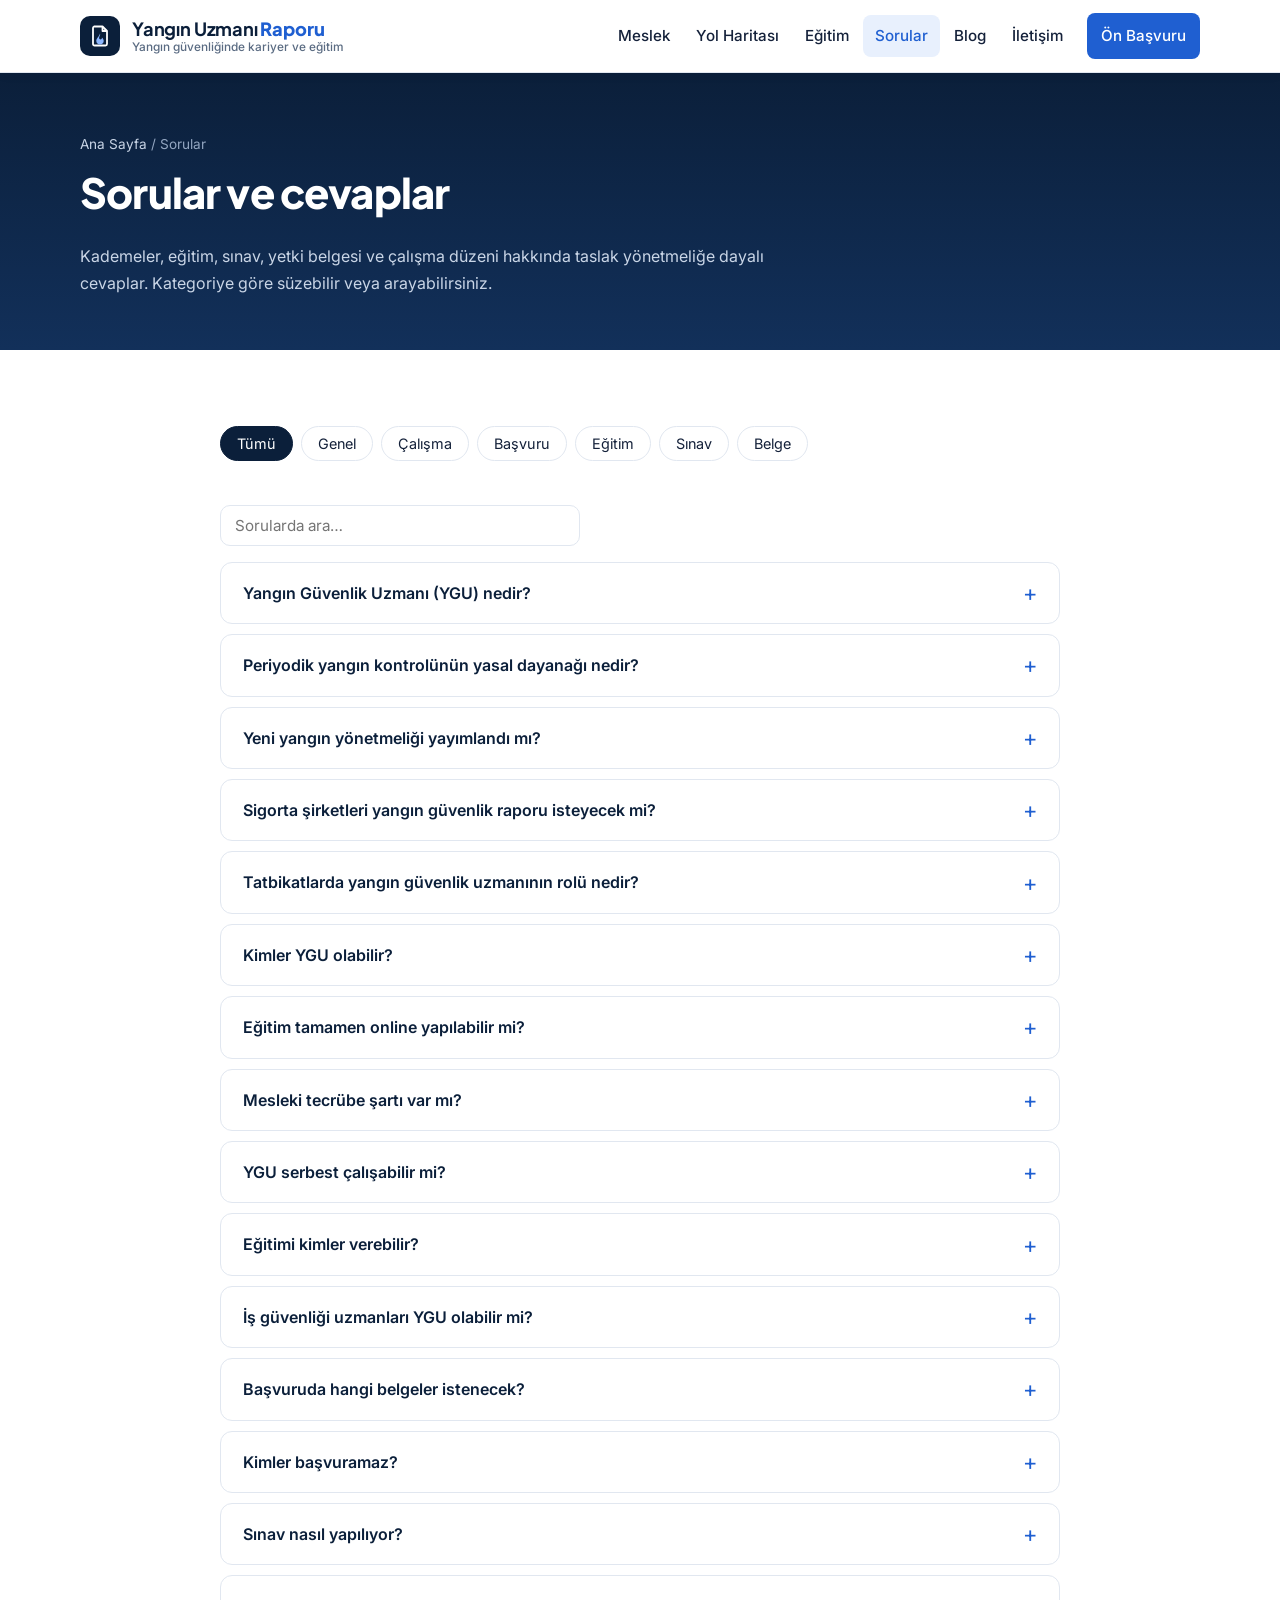
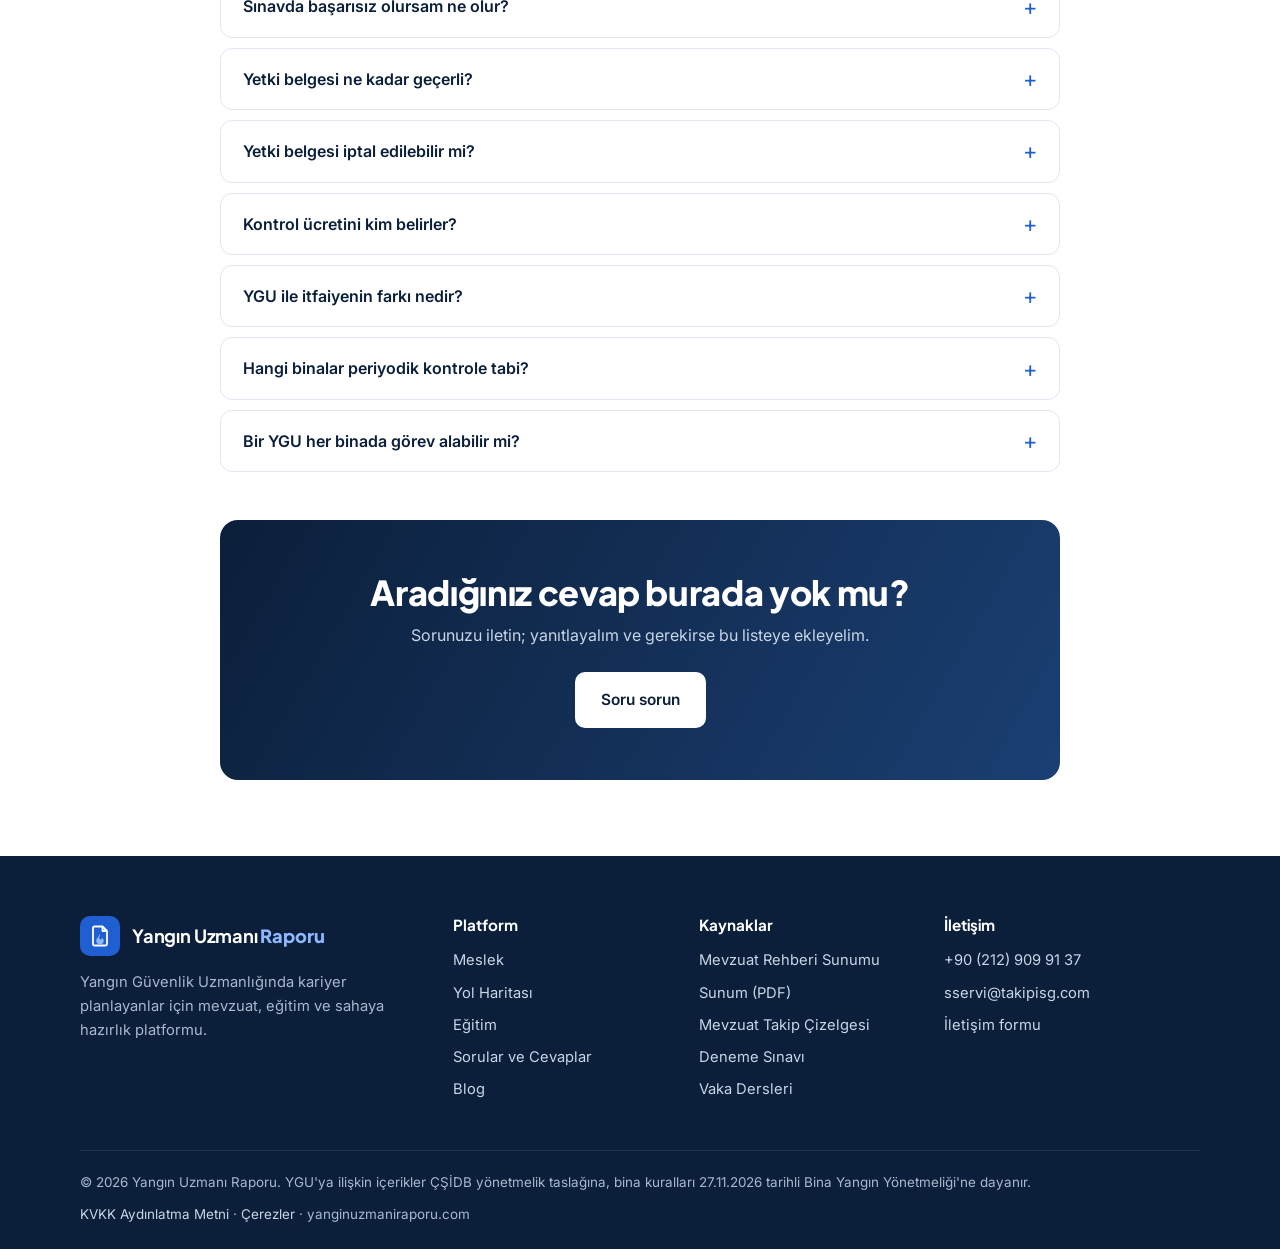
<file: sorular.html>
<!doctype html>
<html lang="tr">
<head>
  <meta charset="utf-8">
  <meta name="viewport" content="width=device-width, initial-scale=1">
  <title>Sorular ve Cevaplar | Yangın Uzmanı Raporu</title>
  <meta name="description" content="Yangın Güvenlik Uzmanlığı hakkında sık sorulan sorular: kimler başvurabilir, eğitim online mı, sınav nasıl, belge ne kadar geçerli, YGU nasıl çalışır ve ne kazanır.">
  <link href="https://fonts.googleapis.com/css2?family=Inter:wght@400;500;600;700&display=swap" rel="stylesheet">
  <link rel="icon" href="assets/favicon.svg" type="image/svg+xml">
  <meta name="theme-color" content="#0b1f3a">
  <link rel="canonical" href="https://www.yanginuzmaniraporu.com/sorular.html">
  <meta property="og:type" content="website">
  <meta property="og:site_name" content="Yangın Uzmanı Raporu">
  <meta property="og:locale" content="tr_TR">
  <meta property="og:title" content="Sorular ve Cevaplar | Yangın Uzmanı Raporu">
  <meta property="og:description" content="Yangın Güvenlik Uzmanlığı hakkında sık sorulan sorular: kimler başvurabilir, eğitim online mı, sınav nasıl, belge ne kadar geçerli, YGU nasıl çalışır ve ne kazanır.">
  <meta property="og:url" content="https://www.yanginuzmaniraporu.com/sorular.html">
  <meta property="og:image" content="https://www.yanginuzmaniraporu.com/assets/og-image.png">
  <meta name="twitter:card" content="summary_large_image">
<link rel="stylesheet" href="assets/style.css">
</head>
<body>
<header id="site-header"></header>

<section class="page-hero">
  <div class="container">
    <div class="crumbs"><a href="index.html">Ana Sayfa</a> / Sorular</div>
    <h1>Sorular ve cevaplar</h1>
    <p>Kademeler, eğitim, sınav, yetki belgesi ve çalışma düzeni hakkında taslak yönetmeliğe dayalı cevaplar. Kategoriye göre süzebilir veya arayabilirsiniz.</p>
  </div>
</section>

<section class="section">
  <div class="container" style="max-width:880px">
    <div style="display:flex;justify-content:space-between;gap:16px;flex-wrap:wrap;align-items:start">
      <div class="filters" id="sss-filters"></div>
      <input class="search" id="sss-search" type="search" placeholder="Sorularda ara…">
    </div>
    <div id="sss-list"></div>
    <div class="cta" style="margin-top:48px">
      <h2>Aradığınız cevap burada yok mu?</h2>
      <p>Sorunuzu iletin; yanıtlayalım ve gerekirse bu listeye ekleyelim.</p>
      <div class="hero-actions"><a class="btn btn-white" href="iletisim.html">Soru sorun</a></div>
    </div>
  </div>
</section>

<footer id="site-footer"></footer>
<script src="data/sss.js"></script>
<script src="assets/main.js"></script>
<script src="assets/tools.js"></script>
<script>
document.addEventListener("DOMContentLoaded", () => {
  const all = window.SSS;
  let kat = "Tümü", q = "";
  const fEl = document.getElementById("sss-filters");
  const cats = ["Tümü", ...new Set(all.map(i => i.k))];
  fEl.innerHTML = cats.map(c => `<button class="${c === kat ? "active" : ""}">${c}</button>`).join("");
  function draw() {
    const list = all.filter(i => (kat === "Tümü" || i.k === kat) && (!q || (i.s + " " + i.c).toLocaleLowerCase("tr").includes(q)));
    if (list.length) renderSSS("sss-list", list);
    else document.getElementById("sss-list").innerHTML = '<div class="empty">Sonuç bulunamadı.</div>';
  }
  fEl.querySelectorAll("button").forEach(b => b.onclick = () => {
    kat = b.textContent;
    fEl.querySelectorAll("button").forEach(x => x.classList.toggle("active", x === b));
    draw();
  });
  document.getElementById("sss-search").oninput = e => { q = e.target.value.trim().toLocaleLowerCase("tr"); draw(); };
  draw();
});
</script>
</body>
</html>
</file>
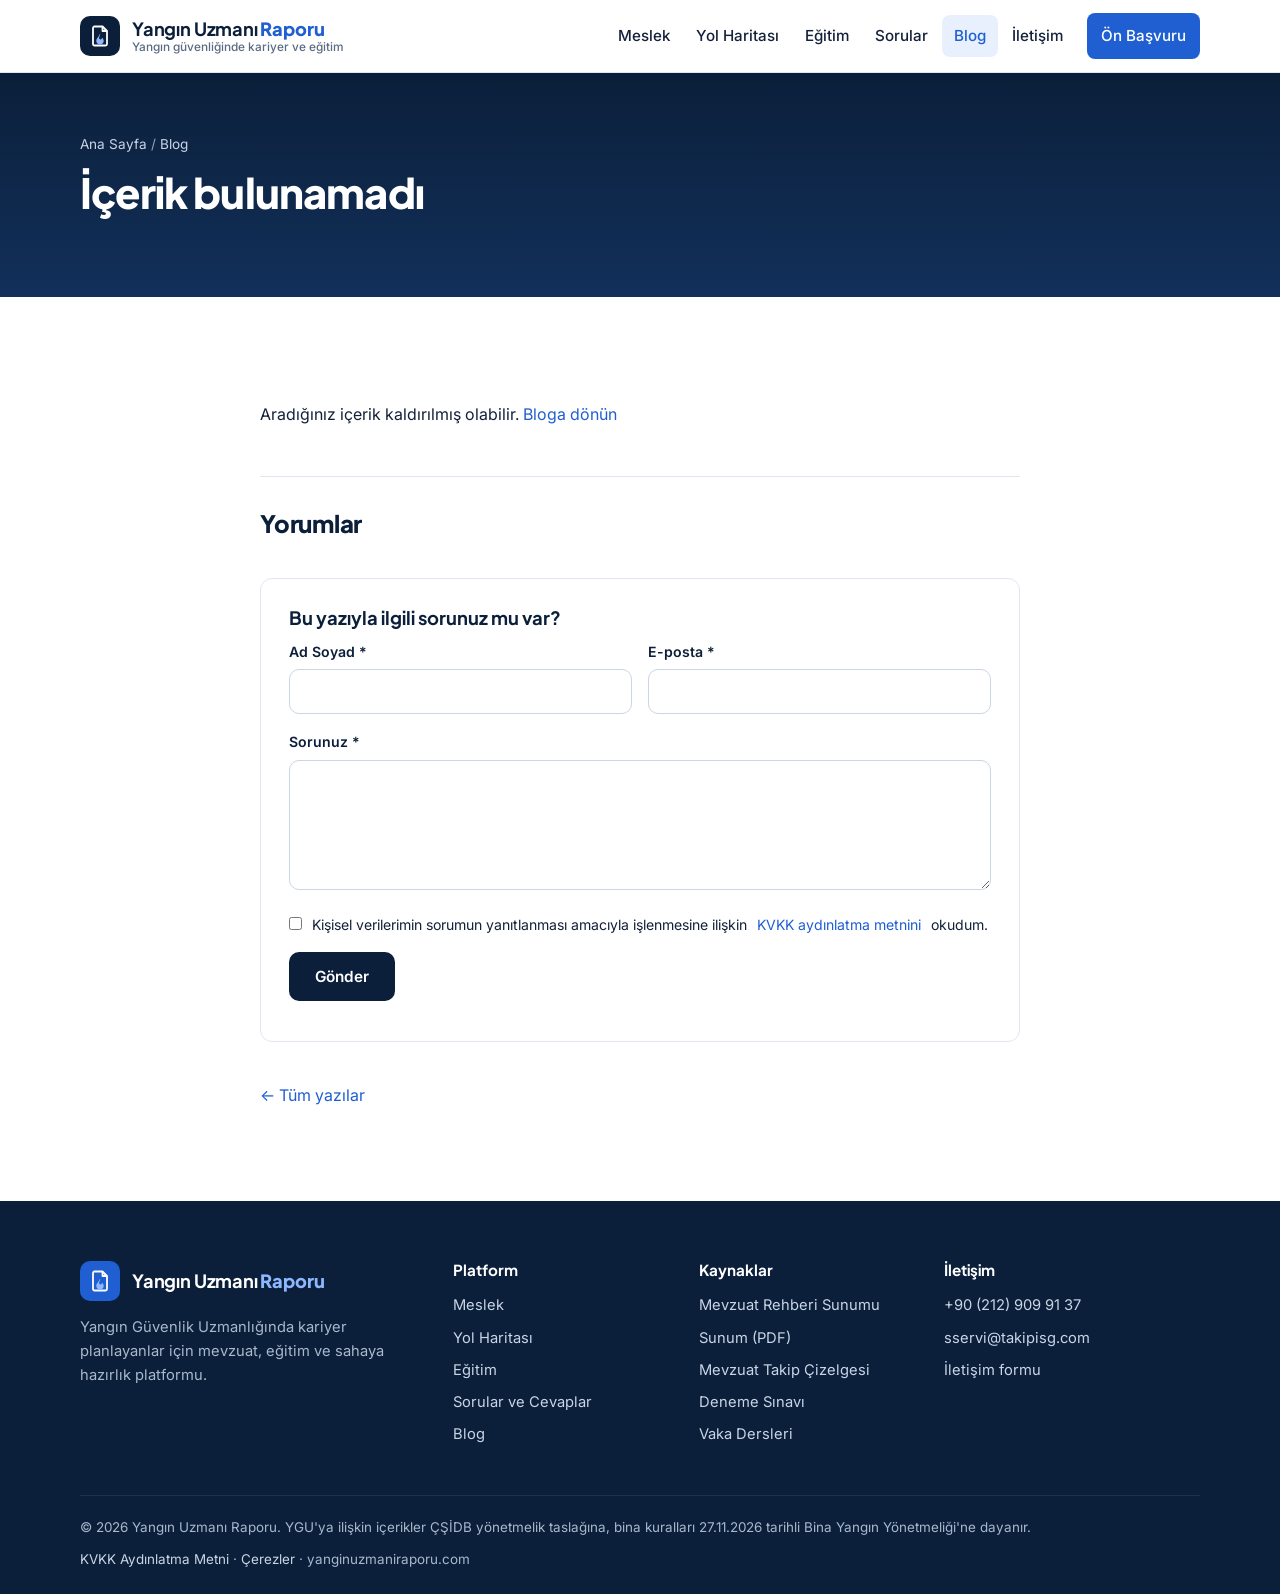
<file: yazi.html>
<!doctype html>
<html lang="tr">
<head>
  <meta charset="utf-8">
  <meta name="viewport" content="width=device-width, initial-scale=1">
  <title>Blog | Yangın Uzmanı Raporu</title>
  <link href="https://fonts.googleapis.com/css2?family=Inter:wght@400;500;600;700;800&display=swap" rel="stylesheet">
  <link rel="icon" href="assets/favicon.svg" type="image/svg+xml">
  <meta name="theme-color" content="#0b1f3a">
  <link rel="canonical" href="https://www.yanginuzmaniraporu.com/yazi.html">
  <meta property="og:type" content="website">
  <meta property="og:site_name" content="Yangın Uzmanı Raporu">
  <meta property="og:locale" content="tr_TR">
  <meta property="og:title" content="Blog | Yangın Uzmanı Raporu">
  <meta name="description" content="Yangın Güvenlik Uzmanlığı, yönetmelik, kademeler ve eğitim hakkında yazı.">
  <meta property="og:description" content="Yangın Güvenlik Uzmanlığı, yönetmelik, kademeler ve eğitim hakkında yazı.">
  <meta property="og:url" content="https://www.yanginuzmaniraporu.com/yazi.html">
  <meta property="og:image" content="https://www.yanginuzmaniraporu.com/assets/og-image.png">
  <meta name="twitter:card" content="summary_large_image">
<link rel="stylesheet" href="assets/style.css">
</head>
<body>
<header id="site-header"></header>

<section class="page-hero">
  <div class="container">
    <div class="crumbs"><a href="index.html">Ana Sayfa</a> / <a href="blog.html">Blog</a></div>
    <h1 id="detail-title"></h1>
  </div>
</section>

<section class="section">
  <div class="container">
    <article class="article">
      <div class="meta" id="detail-meta"></div>
      <div id="detail-content"></div>

      <div id="tartisma">
        <hr style="border:0;border-top:1px solid var(--line);margin:48px 0 32px">
        <h2 style="margin-top:0">Yorumlar</h2>
        <div id="discussion"></div>
      </div>

      <form data-form="Blog - Yazı Hakkında Soru" class="card" style="margin-top:40px">
        <h3>Bu yazıyla ilgili sorunuz mu var?</h3>
        <div class="row">
          <div><label for="q-ad">Ad Soyad *</label><input id="q-ad" name="Ad" required></div>
          <div><label for="q-mail">E-posta *</label><input id="q-mail" name="E-posta" type="email" required></div>
        </div>
        <label for="q-mesaj">Sorunuz *</label><textarea id="q-mesaj" name="Soru" required></textarea>
        <label class="check"><input type="checkbox" required> Kişisel verilerimin sorumun yanıtlanması amacıyla işlenmesine ilişkin <a href="kvkk.html" target="_blank">KVKK aydınlatma metnini</a> okudum.</label>
        <button class="btn btn-primary" type="submit" style="margin-top:8px">Gönder</button>
        <p class="form-status" style="margin-top:12px;color:var(--muted)"></p>
      </form>

      <p style="margin-top:40px"><a href="blog.html">← Tüm yazılar</a></p>
    </article>
  </div>
</section>

<footer id="site-footer"></footer>
<script src="data/blog.js"></script>
<script src="assets/main.js"></script>
<script>
  document.addEventListener("DOMContentLoaded", () =>
    renderDetail({ data: window.BLOG, backLink: "blog.html", backLabel: "Bloga dönün", discussion: true }));
</script>
</body>
</html>
</file>
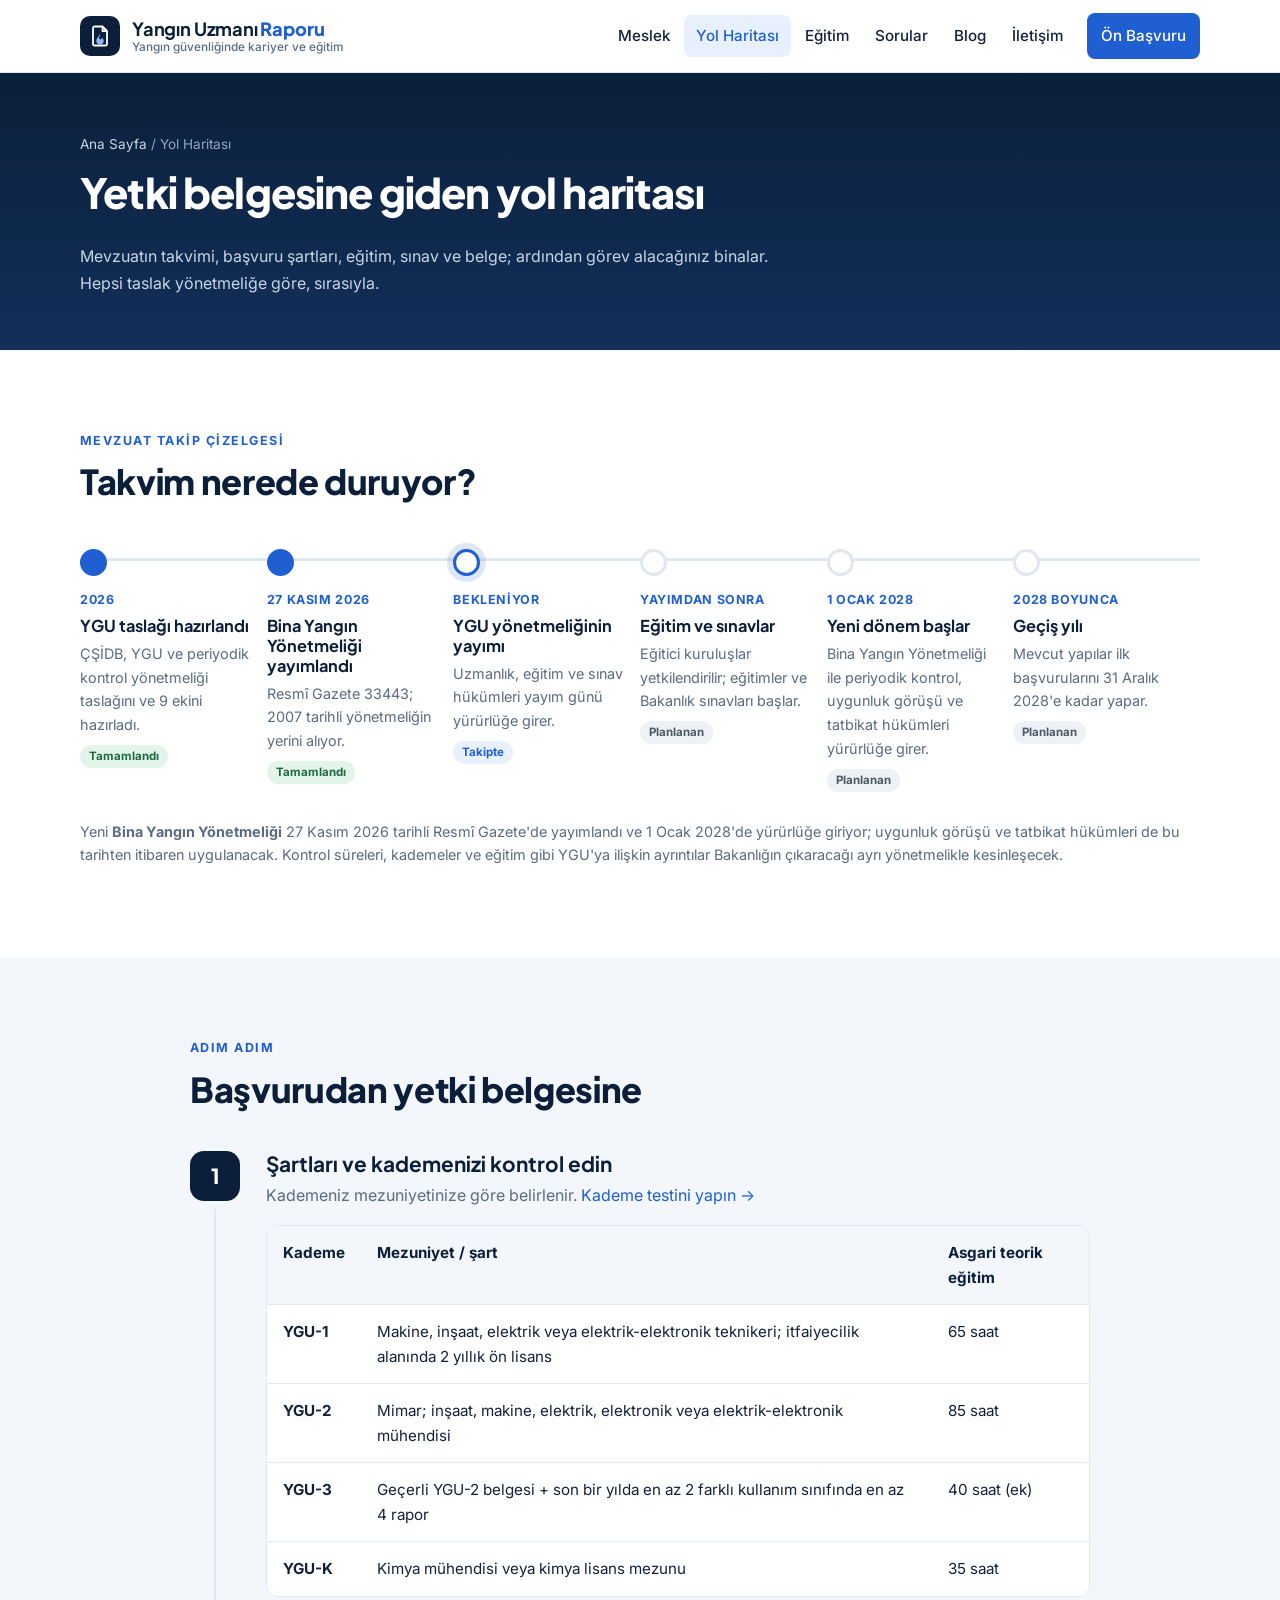
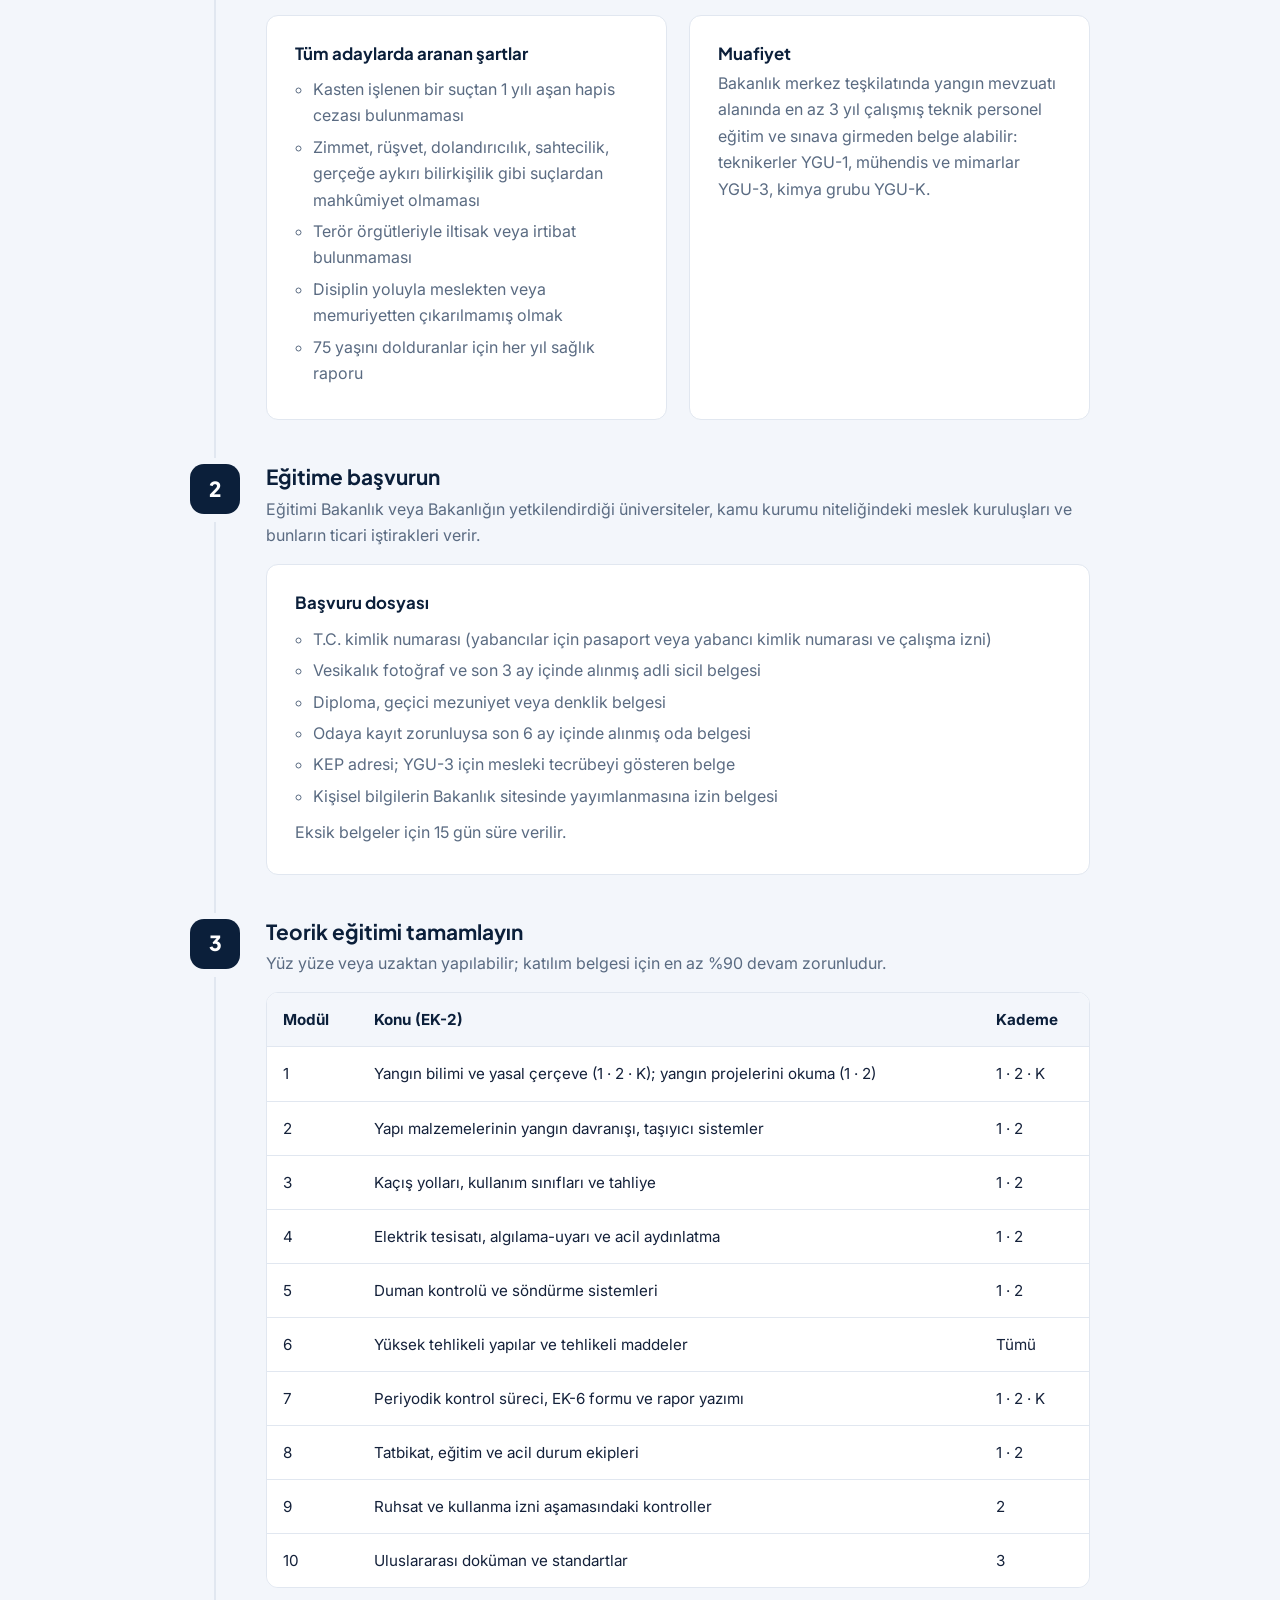
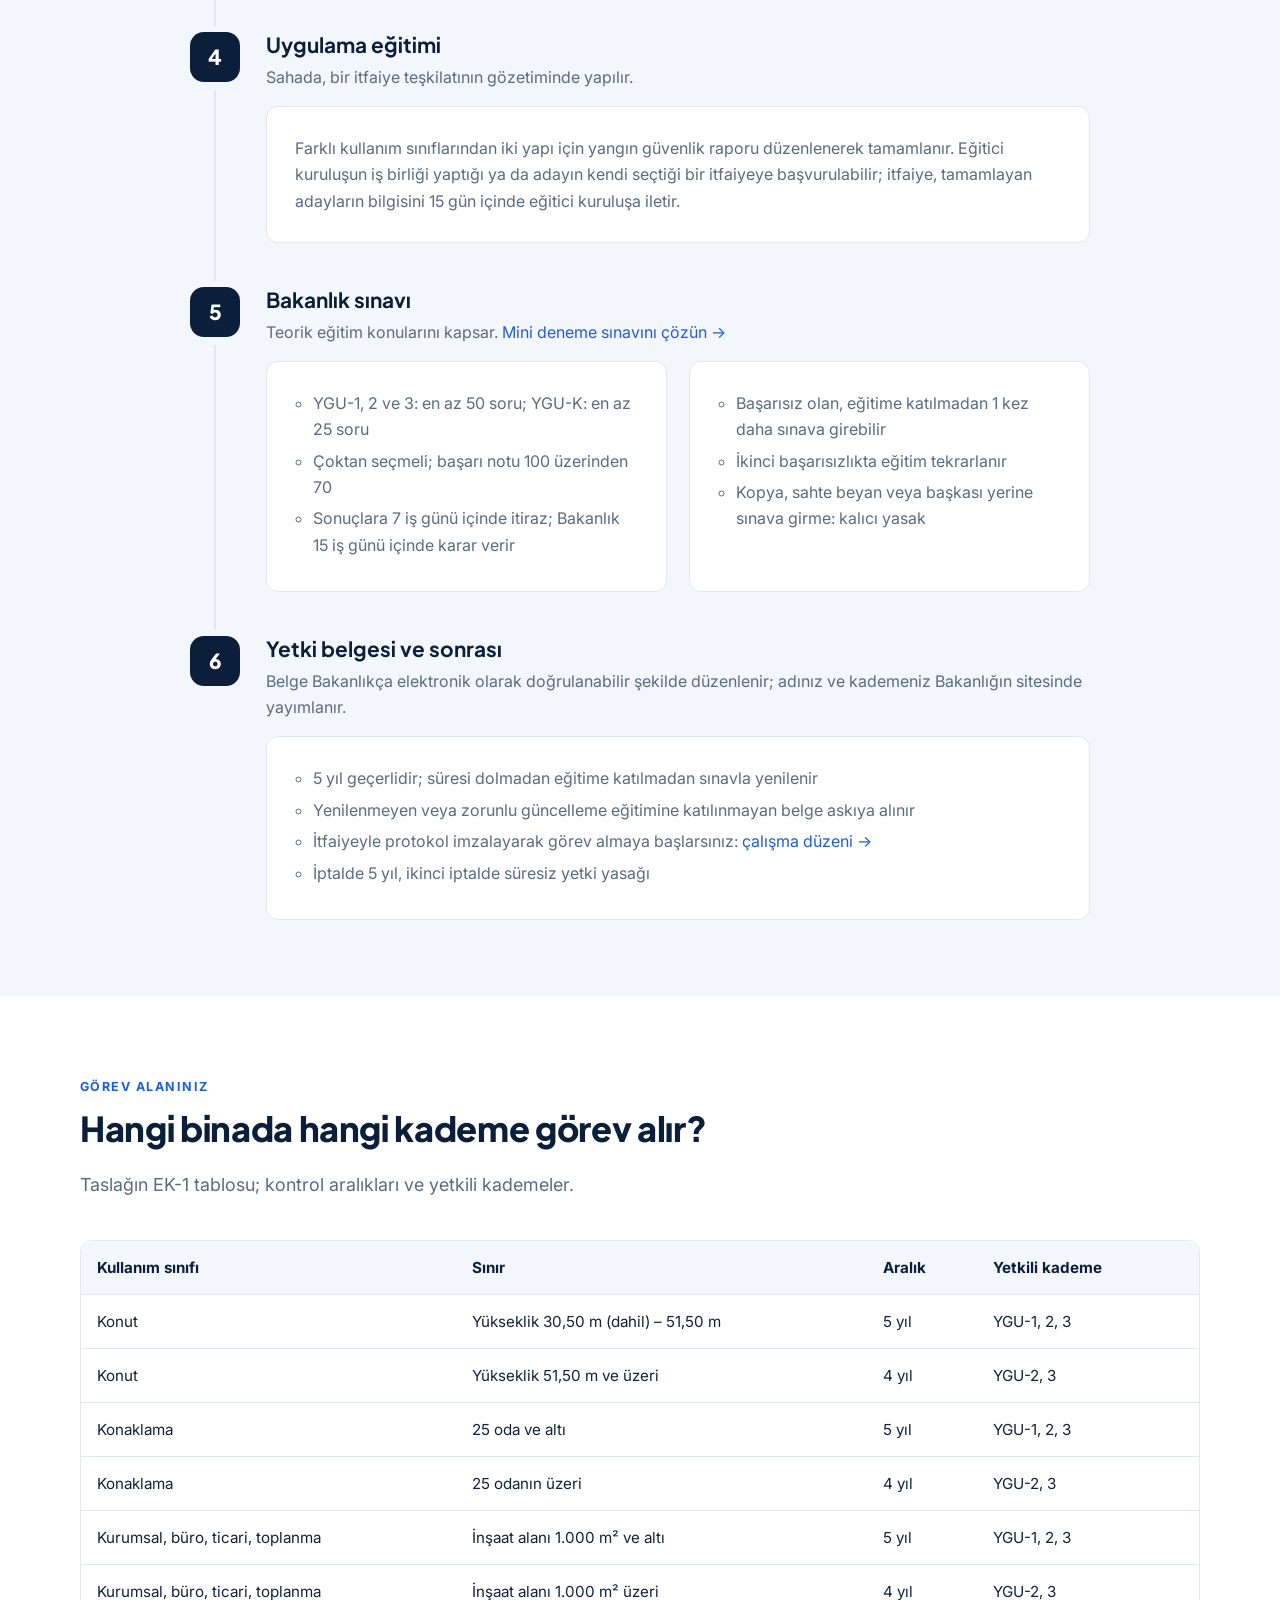
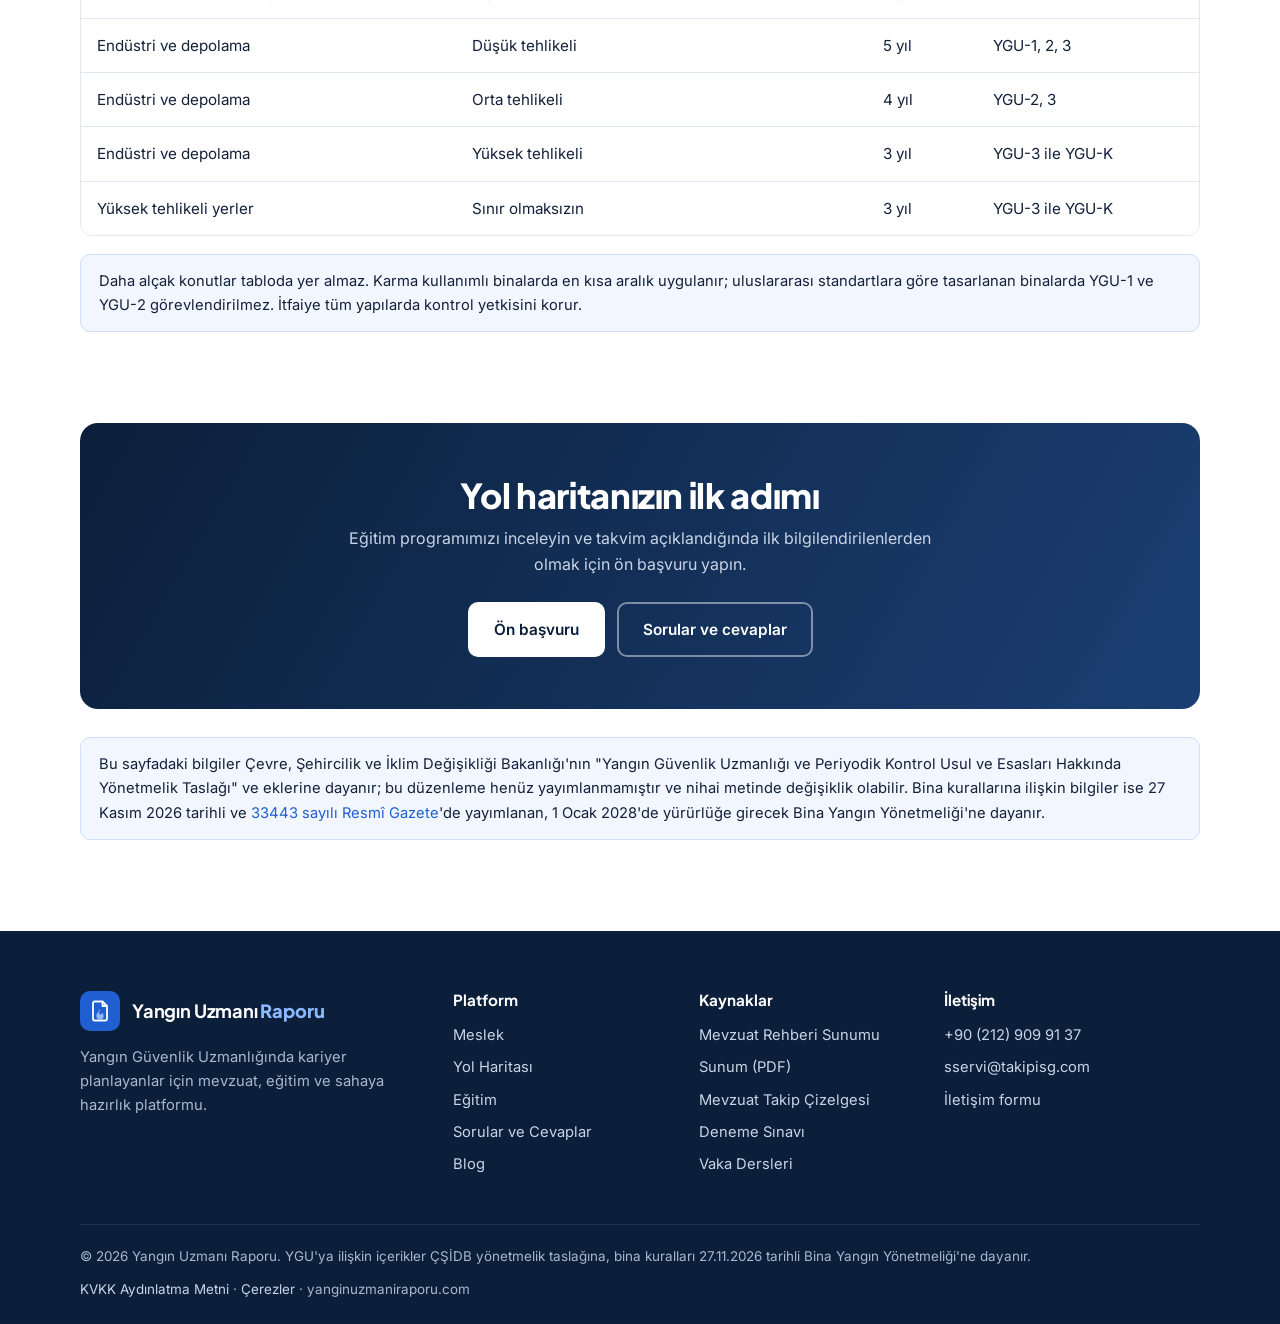
<file: yol-haritasi.html>
<!doctype html>
<html lang="tr">
<head>
  <meta charset="utf-8">
  <meta name="viewport" content="width=device-width, initial-scale=1">
  <title>Yol Haritası: YGU Yetki Belgesine Adım Adım | Yangın Uzmanı Raporu</title>
  <meta name="description" content="Yangın Güvenlik Uzmanlığı yol haritası: mevzuat takip çizelgesi, başvuru şartları ve belgeler, teorik ve uygulama eğitimi, müfredat, Bakanlık sınavı, yetki belgesi ve görev alınacak binalar.">
  <link href="https://fonts.googleapis.com/css2?family=Inter:wght@400;500;600;700&display=swap" rel="stylesheet">
  <link rel="icon" href="assets/favicon.svg" type="image/svg+xml">
  <meta name="theme-color" content="#0b1f3a">
  <link rel="canonical" href="https://www.yanginuzmaniraporu.com/yol-haritasi.html">
  <meta property="og:type" content="website">
  <meta property="og:site_name" content="Yangın Uzmanı Raporu">
  <meta property="og:locale" content="tr_TR">
  <meta property="og:title" content="Yol Haritası: YGU Yetki Belgesine Adım Adım | Yangın Uzmanı Raporu">
  <meta property="og:description" content="Yangın Güvenlik Uzmanlığı yol haritası: mevzuat takip çizelgesi, başvuru şartları ve belgeler, teorik ve uygulama eğitimi, müfredat, Bakanlık sınavı, yetki belgesi ve görev alınacak binalar.">
  <meta property="og:url" content="https://www.yanginuzmaniraporu.com/yol-haritasi.html">
  <meta property="og:image" content="https://www.yanginuzmaniraporu.com/assets/og-image.png">
  <meta name="twitter:card" content="summary_large_image">
<link rel="stylesheet" href="assets/style.css">
</head>
<body>
<header id="site-header"></header>

<section class="page-hero">
  <div class="container">
    <div class="crumbs"><a href="index.html">Ana Sayfa</a> / Yol Haritası</div>
    <h1>Yetki belgesine giden yol haritası</h1>
    <p>Mevzuatın takvimi, başvuru şartları, eğitim, sınav ve belge; ardından görev alacağınız binalar. Hepsi taslak yönetmeliğe göre, sırasıyla.</p>
  </div>
</section>

<section class="section" id="takvim">
  <div class="container">
    <div class="section-head"><span class="eyebrow">Mevzuat takip çizelgesi</span><h2>Takvim nerede duruyor?</h2></div>
    <div id="takvim-track"></div>
    <p style="margin-top:28px;font-size:.9rem;color:var(--muted)">Yeni <strong>Bina Yangın Yönetmeliği</strong> 27 Kasım 2026 tarihli Resmî Gazete'de yayımlandı ve 1 Ocak 2028'de yürürlüğe giriyor; uygunluk görüşü ve tatbikat hükümleri de bu tarihten itibaren uygulanacak. Kontrol süreleri, kademeler ve eğitim gibi YGU'ya ilişkin ayrıntılar Bakanlığın çıkaracağı ayrı yönetmelikle kesinleşecek.</p>
  </div>
</section>

<section class="section soft">
  <div class="container" style="max-width:940px">
    <div class="section-head"><span class="eyebrow">Adım adım</span><h2>Başvurudan yetki belgesine</h2></div>
    <ol class="roadmap">
      <li>
        <h3>Şartları ve kademenizi kontrol edin</h3>
        <p class="sub">Kademeniz mezuniyetinize göre belirlenir. <a href="index.html#kademe-testi">Kademe testini yapın →</a></p>
        <div class="table-wrap">
          <table>
            <thead><tr><th>Kademe</th><th>Mezuniyet / şart</th><th>Asgari teorik eğitim</th></tr></thead>
            <tbody>
              <tr><td><strong>YGU-1</strong></td><td>Makine, inşaat, elektrik veya elektrik-elektronik teknikeri; itfaiyecilik alanında 2 yıllık ön lisans</td><td>65 saat</td></tr>
              <tr><td><strong>YGU-2</strong></td><td>Mimar; inşaat, makine, elektrik, elektronik veya elektrik-elektronik mühendisi</td><td>85 saat</td></tr>
              <tr><td><strong>YGU-3</strong></td><td>Geçerli YGU-2 belgesi + son bir yılda en az 2 farklı kullanım sınıfında en az 4 rapor</td><td>40 saat (ek)</td></tr>
              <tr><td><strong>YGU-K</strong></td><td>Kimya mühendisi veya kimya lisans mezunu</td><td>35 saat</td></tr>
            </tbody>
          </table>
        </div>
        <div class="grid grid-2" style="margin-top:18px">
          <div class="card"><h3 style="font-size:1.05rem">Tüm adaylarda aranan şartlar</h3><ul>
            <li>Kasten işlenen bir suçtan 1 yılı aşan hapis cezası bulunmaması</li>
            <li>Zimmet, rüşvet, dolandırıcılık, sahtecilik, gerçeğe aykırı bilirkişilik gibi suçlardan mahkûmiyet olmaması</li>
            <li>Terör örgütleriyle iltisak veya irtibat bulunmaması</li>
            <li>Disiplin yoluyla meslekten veya memuriyetten çıkarılmamış olmak</li>
            <li>75 yaşını dolduranlar için her yıl sağlık raporu</li></ul></div>
          <div class="card"><h3 style="font-size:1.05rem">Muafiyet</h3><p>Bakanlık merkez teşkilatında yangın mevzuatı alanında en az 3 yıl çalışmış teknik personel eğitim ve sınava girmeden belge alabilir: teknikerler YGU-1, mühendis ve mimarlar YGU-3, kimya grubu YGU-K.</p></div>
        </div>
      </li>
      <li>
        <h3>Eğitime başvurun</h3>
        <p class="sub">Eğitimi Bakanlık veya Bakanlığın yetkilendirdiği üniversiteler, kamu kurumu niteliğindeki meslek kuruluşları ve bunların ticari iştirakleri verir.</p>
        <div class="card"><h3 style="font-size:1.05rem">Başvuru dosyası</h3><ul>
          <li>T.C. kimlik numarası (yabancılar için pasaport veya yabancı kimlik numarası ve çalışma izni)</li>
          <li>Vesikalık fotoğraf ve son 3 ay içinde alınmış adli sicil belgesi</li>
          <li>Diploma, geçici mezuniyet veya denklik belgesi</li>
          <li>Odaya kayıt zorunluysa son 6 ay içinde alınmış oda belgesi</li>
          <li>KEP adresi; YGU-3 için mesleki tecrübeyi gösteren belge</li>
          <li>Kişisel bilgilerin Bakanlık sitesinde yayımlanmasına izin belgesi</li></ul>
          <p style="margin-top:10px">Eksik belgeler için 15 gün süre verilir.</p></div>
      </li>
      <li>
        <h3>Teorik eğitimi tamamlayın</h3>
        <p class="sub">Yüz yüze veya uzaktan yapılabilir; katılım belgesi için en az %90 devam zorunludur.</p>
        <div class="table-wrap">
          <table>
            <thead><tr><th>Modül</th><th>Konu (EK-2)</th><th>Kademe</th></tr></thead>
            <tbody>
              <tr><td>1</td><td>Yangın bilimi ve yasal çerçeve (1 · 2 · K); yangın projelerini okuma (1 · 2)</td><td>1 · 2 · K</td></tr>
              <tr><td>2</td><td>Yapı malzemelerinin yangın davranışı, taşıyıcı sistemler</td><td>1 · 2</td></tr>
              <tr><td>3</td><td>Kaçış yolları, kullanım sınıfları ve tahliye</td><td>1 · 2</td></tr>
              <tr><td>4</td><td>Elektrik tesisatı, algılama-uyarı ve acil aydınlatma</td><td>1 · 2</td></tr>
              <tr><td>5</td><td>Duman kontrolü ve söndürme sistemleri</td><td>1 · 2</td></tr>
              <tr><td>6</td><td>Yüksek tehlikeli yapılar ve tehlikeli maddeler</td><td>Tümü</td></tr>
              <tr><td>7</td><td>Periyodik kontrol süreci, EK-6 formu ve rapor yazımı</td><td>1 · 2 · K</td></tr>
              <tr><td>8</td><td>Tatbikat, eğitim ve acil durum ekipleri</td><td>1 · 2</td></tr>
              <tr><td>9</td><td>Ruhsat ve kullanma izni aşamasındaki kontroller</td><td>2</td></tr>
              <tr><td>10</td><td>Uluslararası doküman ve standartlar</td><td>3</td></tr>
            </tbody>
          </table>
        </div>
      </li>
      <li>
        <h3>Uygulama eğitimi</h3>
        <p class="sub">Sahada, bir itfaiye teşkilatının gözetiminde yapılır.</p>
        <div class="card"><p>Farklı kullanım sınıflarından iki yapı için yangın güvenlik raporu düzenlenerek tamamlanır. Eğitici kuruluşun iş birliği yaptığı ya da adayın kendi seçtiği bir itfaiyeye başvurulabilir; itfaiye, tamamlayan adayların bilgisini 15 gün içinde eğitici kuruluşa iletir.</p></div>
      </li>
      <li>
        <h3>Bakanlık sınavı</h3>
        <p class="sub">Teorik eğitim konularını kapsar. <a href="egitim.html#deneme">Mini deneme sınavını çözün →</a></p>
        <div class="grid grid-2">
          <div class="card"><ul style="margin:0"><li>YGU-1, 2 ve 3: en az 50 soru; YGU-K: en az 25 soru</li><li>Çoktan seçmeli; başarı notu 100 üzerinden 70</li><li>Sonuçlara 7 iş günü içinde itiraz; Bakanlık 15 iş günü içinde karar verir</li></ul></div>
          <div class="card"><ul style="margin:0"><li>Başarısız olan, eğitime katılmadan 1 kez daha sınava girebilir</li><li>İkinci başarısızlıkta eğitim tekrarlanır</li><li>Kopya, sahte beyan veya başkası yerine sınava girme: kalıcı yasak</li></ul></div>
        </div>
      </li>
      <li>
        <h3>Yetki belgesi ve sonrası</h3>
        <p class="sub">Belge Bakanlıkça elektronik olarak doğrulanabilir şekilde düzenlenir; adınız ve kademeniz Bakanlığın sitesinde yayımlanır.</p>
        <div class="card"><ul style="margin:0">
          <li>5 yıl geçerlidir; süresi dolmadan eğitime katılmadan sınavla yenilenir</li>
          <li>Yenilenmeyen veya zorunlu güncelleme eğitimine katılınmayan belge askıya alınır</li>
          <li>İtfaiyeyle protokol imzalayarak görev almaya başlarsınız: <a href="meslek.html">çalışma düzeni →</a></li>
          <li>İptalde 5 yıl, ikinci iptalde süresiz yetki yasağı</li></ul></div>
      </li>
    </ol>
  </div>
</section>

<section class="section" id="binalar">
  <div class="container">
    <div class="section-head"><span class="eyebrow">Görev alanınız</span><h2>Hangi binada hangi kademe görev alır?</h2>
      <p class="lead">Taslağın EK-1 tablosu; kontrol aralıkları ve yetkili kademeler.</p></div>
    <div class="table-wrap">
      <table>
        <thead><tr><th>Kullanım sınıfı</th><th>Sınır</th><th>Aralık</th><th>Yetkili kademe</th></tr></thead>
        <tbody>
          <tr><td>Konut</td><td>Yükseklik 30,50 m (dahil) – 51,50 m</td><td>5 yıl</td><td>YGU-1, 2, 3</td></tr>
          <tr><td>Konut</td><td>Yükseklik 51,50 m ve üzeri</td><td>4 yıl</td><td>YGU-2, 3</td></tr>
          <tr><td>Konaklama</td><td>25 oda ve altı</td><td>5 yıl</td><td>YGU-1, 2, 3</td></tr>
          <tr><td>Konaklama</td><td>25 odanın üzeri</td><td>4 yıl</td><td>YGU-2, 3</td></tr>
          <tr><td>Kurumsal, büro, ticari, toplanma</td><td>İnşaat alanı 1.000 m² ve altı</td><td>5 yıl</td><td>YGU-1, 2, 3</td></tr>
          <tr><td>Kurumsal, büro, ticari, toplanma</td><td>İnşaat alanı 1.000 m² üzeri</td><td>4 yıl</td><td>YGU-2, 3</td></tr>
          <tr><td>Endüstri ve depolama</td><td>Düşük tehlikeli</td><td>5 yıl</td><td>YGU-1, 2, 3</td></tr>
          <tr><td>Endüstri ve depolama</td><td>Orta tehlikeli</td><td>4 yıl</td><td>YGU-2, 3</td></tr>
          <tr><td>Endüstri ve depolama</td><td>Yüksek tehlikeli</td><td>3 yıl</td><td>YGU-3 ile YGU-K</td></tr>
          <tr><td>Yüksek tehlikeli yerler</td><td>Sınır olmaksızın</td><td>3 yıl</td><td>YGU-3 ile YGU-K</td></tr>
        </tbody>
      </table>
    </div>
    <p class="note" style="margin-top:18px">Daha alçak konutlar tabloda yer almaz. Karma kullanımlı binalarda en kısa aralık uygulanır; uluslararası standartlara göre tasarlanan binalarda YGU-1 ve YGU-2 görevlendirilmez. İtfaiye tüm yapılarda kontrol yetkisini korur.</p>
  </div>
</section>

<section class="section" style="padding-top:0">
  <div class="container">
    <div class="cta">
      <h2>Yol haritanızın ilk adımı</h2>
      <p>Eğitim programımızı inceleyin ve takvim açıklandığında ilk bilgilendirilenlerden olmak için ön başvuru yapın.</p>
      <div class="hero-actions"><a class="btn btn-white" href="egitim.html#on-basvuru">Ön başvuru</a><a class="btn btn-ghost" href="sorular.html">Sorular ve cevaplar</a></div>
    </div>
    <p class="note" style="margin-top:28px">Bu sayfadaki bilgiler Çevre, Şehircilik ve İklim Değişikliği Bakanlığı'nın "Yangın Güvenlik Uzmanlığı ve Periyodik Kontrol Usul ve Esasları Hakkında Yönetmelik Taslağı" ve eklerine dayanır; bu düzenleme henüz yayımlanmamıştır ve nihai metinde değişiklik olabilir. Bina kurallarına ilişkin bilgiler ise 27 Kasım 2026 tarihli ve <a href="https://www.resmigazete.gov.tr/eskiler/2026/11/20261127-21.pdf" target="_blank" rel="noopener">33443 sayılı Resmî Gazete</a>'de yayımlanan, 1 Ocak 2028'de yürürlüğe girecek Bina Yangın Yönetmeliği'ne dayanır.</p>
  </div>
</section>

<footer id="site-footer"></footer>
<script src="assets/main.js"></script>
<script src="assets/tools.js"></script>
<script>document.addEventListener("DOMContentLoaded", () => renderTakvim("takvim-track"));</script>
</body>
</html>
</file>
<file: assets/style.css>
@import url("https://fonts.googleapis.com/css2?family=Plus+Jakarta+Sans:wght@600;700;800&display=swap");
/* =========================================================
   Renk paleti: lacivert ve beyaz ağırlıklı
   ========================================================= */
:root {
  --font-head: "Plus Jakarta Sans", "Inter", system-ui, sans-serif;
  --navy: #0b1f3a;
  --navy-2: #12305a;
  --navy-3: #1b3f73;
  --accent: #1f5fd1;        /* vurgu mavisi: buton, bağlantı */
  --accent-2: #8db7ff;      /* koyu zeminde açık vurgu */
  --accent-soft: #e8f0fd;   /* açık zeminde etiket/ikon arka planı */
  --ink: #14213a;
  --muted: #5a6b82;
  --line: #e1e7f0;
  --bg: #ffffff;
  --bg-soft: #f3f6fb;
  --radius: 12px;
  --max: 1160px;
  --font: "Inter", system-ui, -apple-system, "Segoe UI", Roboto, sans-serif;
  /* eski sayfalarla uyumluluk */
  --fire: var(--accent);
  --fire-2: var(--accent-2);
}

* { box-sizing: border-box; }
html { scroll-behavior: smooth; }
body { margin: 0; font-family: var(--font); color: var(--ink); background: var(--bg); line-height: 1.65; font-size: 16px; }
img { max-width: 100%; display: block; }
a { color: var(--accent); text-decoration: none; }
a:hover { text-decoration: underline; }
h1, h2, h3, h4 { line-height: 1.22; margin: 0 0 .6em; color: var(--navy); font-family: var(--font-head); font-weight: 800; }
h3, h4 { font-weight: 700; }
h1 { font-size: clamp(2rem, 4.8vw, 3.3rem); letter-spacing: -.02em; }
h2 { font-size: clamp(1.5rem, 3vw, 2.15rem); letter-spacing: -.01em; }
h3 { font-size: 1.15rem; }
p { margin: 0 0 1em; }

.container { width: 100%; max-width: var(--max); margin: 0 auto; padding: 0 20px; }
.section { padding: 76px 0; scroll-margin-top: 80px; }
.section.soft { background: var(--bg-soft); }
.section.dark { background: var(--navy); color: #d5deea; }
.section.dark h2, .section.dark h3 { color: #fff; }
.section-head { max-width: 740px; margin-bottom: 40px; }
.section-head.center { margin-left: auto; margin-right: auto; text-align: center; }
.eyebrow { display: inline-block; font-size: .78rem; font-weight: 700; letter-spacing: .12em; text-transform: uppercase; color: var(--accent); margin-bottom: 10px; }
.section.dark .eyebrow, .hero .eyebrow, .page-hero .eyebrow { color: var(--accent-2); }
.lead { font-size: 1.12rem; color: var(--muted); }
.section.dark .lead { color: #b9c6d8; }

/* Duyuru şeridi ve üst çubuk */
.announce { background: var(--accent); color: #fff; font-size: .88rem; text-align: center; padding: 8px 40px; position: relative; }
.announce a { color: #fff; font-weight: 700; text-decoration: underline; }
.announce button { position: absolute; right: 12px; top: 50%; transform: translateY(-50%); background: none; border: 0; color: #fff; font-size: 1.1rem; cursor: pointer; }
.topbar { background: var(--navy); color: #b9c6d8; font-size: .84rem; border-bottom: 1px solid rgba(255,255,255,.08); }
.topbar .container { display: flex; gap: 22px; justify-content: space-between; align-items: center; height: 38px; }
.topbar a { color: #d5deea; }
.topbar .left { display: flex; gap: 22px; }
@media (max-width: 640px) { .topbar .hide-sm { display: none; } }

/* Header */
.site-header { position: sticky; top: 0; z-index: 50; background: #fff; border-bottom: 1px solid var(--line); box-shadow: 0 2px 12px rgba(11,31,58,.04); }
.site-header .container { display: flex; align-items: center; justify-content: space-between; height: 72px; }
.brand { display: flex; align-items: center; gap: 12px; color: var(--navy); font-weight: 800; font-size: 1.08rem; line-height: 1.2; }
.brand:hover { text-decoration: none; }
.brand-mark { width: 40px; height: 40px; border-radius: 10px; display: grid; place-items: center; background: var(--navy); flex: none; }
.brand small { display: block; font-weight: 500; font-size: .74rem; color: var(--muted); font-family: var(--font); letter-spacing: 0; }
.wordmark { font-family: var(--font-head); font-weight: 700; font-size: 1.14rem; letter-spacing: -.01em; }
.wordmark b { font-weight: 800; color: var(--accent); }
.site-footer .wordmark b { color: var(--accent-2); }
.nav { display: flex; gap: 2px; align-items: center; }
.nav a { color: var(--ink); padding: 8px 12px; border-radius: 8px; font-size: .95rem; font-weight: 500; white-space: nowrap; }
.nav a:hover { background: var(--bg-soft); text-decoration: none; }
.nav a.active { color: var(--accent); background: var(--accent-soft); }
.nav .btn { margin-left: 10px; color: #fff; }
.nav .btn:hover { background: var(--navy-2); }
.nav-toggle { display: none; background: none; border: 0; color: var(--navy); padding: 8px; cursor: pointer; }
@media (max-width: 980px) {
  .nav-toggle { display: block; }
  .nav { display: none; position: absolute; top: 72px; left: 0; right: 0; flex-direction: column; align-items: stretch; background: #fff; padding: 12px 20px 20px; gap: 2px; border-bottom: 1px solid var(--line); box-shadow: 0 12px 24px rgba(11,31,58,.08); }
  .nav.open { display: flex; }
  .nav .btn { margin: 8px 0 0; text-align: center; }
}

/* Buttons */
.btn { display: inline-block; padding: 13px 24px; border-radius: 10px; font-weight: 600; font-size: .96rem; border: 2px solid transparent; cursor: pointer; transition: .15s; font-family: inherit; text-align: center; }
.btn:hover { text-decoration: none; transform: translateY(-1px); }
.btn-primary { background: var(--navy); color: #fff !important; }
.btn-primary:hover { background: var(--navy-3); }
.btn-accent { background: var(--accent); color: #fff !important; }
.btn-accent:hover { background: #184fb0; }
.btn-white { background: #fff; color: var(--navy) !important; }
.btn-ghost { border-color: rgba(255,255,255,.45); color: #fff !important; background: transparent; }
.btn-ghost:hover { border-color: #fff; }
.btn-outline { border-color: var(--navy); color: var(--navy) !important; background: transparent; }

/* Hero */
.hero { position: relative; color: #fff; overflow: hidden; text-align: center;
  background: radial-gradient(900px 420px at 50% -10%, rgba(141,183,255,.22), transparent 70%), linear-gradient(180deg, var(--navy) 0%, var(--navy-2) 100%);
  padding: 96px 0 88px; }
.hero h1 { color: #fff; max-width: 860px; margin-left: auto; margin-right: auto; }
.hero h1 span { color: var(--accent-2); display: block; }
.hero p { color: #c9d5e6; font-size: 1.15rem; max-width: 680px; margin-left: auto; margin-right: auto; }
.pill { display: inline-flex; align-items: center; gap: 8px; border: 1px solid rgba(255,255,255,.25); background: rgba(255,255,255,.06); color: #dbe5f3; border-radius: 99px; padding: 6px 16px; font-size: .85rem; margin-bottom: 22px; }
.pill i { width: 8px; height: 8px; border-radius: 50%; background: #5ad19a; display: inline-block; }
.hero-actions { display: flex; gap: 12px; flex-wrap: wrap; margin-top: 28px; justify-content: center; }
.stats { display: grid; grid-template-columns: repeat(4, 1fr); gap: 16px; margin: 56px auto 0; max-width: 900px; }
.stats div { background: rgba(255,255,255,.06); border: 1px solid rgba(255,255,255,.12); border-radius: 14px; padding: 18px 12px; }
.stats strong { display: block; font-size: 1.9rem; color: #fff; line-height: 1.1; }
.stats span { font-size: .85rem; color: #b9c6d8; }
@media (max-width: 720px) { .stats { grid-template-columns: repeat(2, 1fr); } .hero { padding: 64px 0; } }

.page-hero { background: linear-gradient(180deg, var(--navy) 0%, var(--navy-2) 100%); color: #fff; padding: 60px 0 54px; }
.page-hero h1 { color: #fff; font-size: clamp(1.8rem, 4vw, 2.6rem); }
.page-hero p { color: #c9d5e6; max-width: 720px; margin: 0; }
.crumbs { font-size: .85rem; color: #93a6c1; margin-bottom: 12px; }
.crumbs a { color: #c9d5e6; }

/* Grid & cards */
.grid { display: grid; gap: 22px; }
.grid-2 { grid-template-columns: repeat(2, 1fr); }
.grid-3 { grid-template-columns: repeat(3, 1fr); }
.grid-4 { grid-template-columns: repeat(4, 1fr); }
@media (max-width: 960px) { .grid-3, .grid-4 { grid-template-columns: repeat(2, 1fr); } }
@media (max-width: 640px) { .grid-2, .grid-3, .grid-4 { grid-template-columns: 1fr; } }
.card { background: #fff; border: 1px solid var(--line); border-radius: var(--radius); padding: 28px; transition: .2s; }
.card:hover { border-color: #c5d5ee; box-shadow: 0 12px 30px rgba(11,31,58,.07); }
.card p { color: var(--muted); margin-bottom: 0; }
.card ul { margin: 12px 0 0; padding-left: 18px; color: var(--muted); }
.card ul li { margin-bottom: 5px; }
.icon { width: 48px; height: 48px; border-radius: 12px; display: grid; place-items: center; background: var(--accent-soft); color: var(--accent); margin-bottom: 16px; }
.icon svg { width: 24px; height: 24px; }
.tag { display: inline-block; font-size: .74rem; font-weight: 700; padding: 3px 10px; border-radius: 99px; background: var(--accent-soft); color: var(--accent); margin-right: 6px; }
.tag.navy { background: var(--navy); color: #fff; }
.tag.gray { background: #eef1f5; color: #4b5866; }

/* Adımlar */
.step-card { position: relative; padding-top: 34px; }
.step-no { position: absolute; top: -18px; left: 24px; width: 40px; height: 40px; border-radius: 50%; background: var(--navy); color: #fff; font-weight: 800; display: grid; place-items: center; box-shadow: 0 0 0 6px var(--bg-soft); }
.step-card .tag { margin-top: 12px; }

/* Seviye kartları */
.level { display: flex; flex-direction: column; border-top: 4px solid var(--navy); }
.level.featured { border-top-color: var(--accent); box-shadow: 0 14px 34px rgba(31,95,209,.12); }
.level .lv { font-size: 1.7rem; font-weight: 800; color: var(--navy); line-height: 1; }
.level.featured .lv { color: var(--accent); }
.level h3 { margin: 6px 0 4px; }
.level .who { font-size: .9rem; color: var(--muted); margin-bottom: 10px; }
.level .label { font-size: .74rem; font-weight: 700; letter-spacing: .08em; text-transform: uppercase; color: var(--navy); margin-top: 8px; }
.level .hours { margin-top: auto; padding-top: 16px; font-size: .86rem; font-weight: 700; color: var(--navy); }
.level .warn { font-size: .84rem; background: #fff8e6; border: 1px solid #f1dfa6; border-radius: 8px; padding: 8px 10px; margin-top: 10px; color: #6b5a1f; }

/* Bina kartları */
.bld .period { display: inline-block; font-weight: 700; font-size: .85rem; color: var(--navy); background: var(--bg-soft); border-radius: 99px; padding: 4px 12px; margin: 10px 0 8px; }
.bld .rule { font-size: .9rem; color: var(--ink); border-top: 1px dashed var(--line); padding-top: 8px; margin-top: 8px; }

/* Split / panel */
.split { display: grid; grid-template-columns: 1.1fr 1fr; gap: 56px; align-items: center; }
@media (max-width: 860px) { .split { grid-template-columns: 1fr; gap: 32px; } }
.panel { background: var(--navy); color: #d5deea; border-radius: 16px; padding: 34px; }
.panel h3 { color: #fff; }
.check-list { list-style: none; padding: 0; margin: 0; }
.check-list li { padding: 10px 0 10px 34px; position: relative; border-bottom: 1px solid var(--line); }
.panel .check-list li { border-color: rgba(255,255,255,.1); }
.check-list li::before { content: ""; position: absolute; left: 0; top: 13px; width: 20px; height: 20px; border-radius: 50%;
  background: var(--accent) url("data:image/svg+xml,%3Csvg xmlns='http://www.w3.org/2000/svg' viewBox='0 0 24 24' fill='none' stroke='white' stroke-width='3'%3E%3Cpath d='M5 12l5 5L20 7'/%3E%3C/svg%3E") center/12px no-repeat; }

/* Tablo */
.table-wrap { overflow-x: auto; border: 1px solid var(--line); border-radius: var(--radius); }
table { width: 100%; border-collapse: collapse; font-size: .95rem; background: #fff; }
th, td { text-align: left; padding: 14px 16px; border-bottom: 1px solid var(--line); vertical-align: top; }
th { background: var(--bg-soft); color: var(--navy); font-weight: 700; }
tr:last-child td { border-bottom: 0; }

/* Not kutusu */
.note { background: #f1f6ff; border: 1px solid #cfe0fb; border-radius: 10px; padding: 14px 18px; font-size: .92rem; color: var(--ink); }

/* Formlar */
form .row { display: grid; grid-template-columns: 1fr 1fr; gap: 16px; }
@media (max-width: 640px) { form .row { grid-template-columns: 1fr; } }
label { display: block; font-size: .88rem; font-weight: 600; margin-bottom: 6px; color: var(--navy); }
input, select, textarea { width: 100%; padding: 12px 14px; border: 1px solid #cbd5e3; border-radius: 10px; font-family: inherit; font-size: .95rem; margin-bottom: 16px; background: #fff; color: var(--ink); }
input:focus, select:focus, textarea:focus { outline: 2px solid rgba(31,95,209,.3); border-color: var(--accent); }
textarea { min-height: 130px; resize: vertical; }
label.check { display: flex; gap: 10px; align-items: flex-start; font-weight: 400; color: var(--ink); margin-bottom: 8px; }
label.check input { width: auto; margin: 4px 0 0; }
.form-card { background: #fff; border-radius: 16px; padding: 32px; box-shadow: 0 20px 50px rgba(0,0,0,.18); color: var(--ink); }
@media (max-width: 640px) { .form-card { padding: 22px 18px; } }

/* Testler */
.tool { background: #fff; border: 1px solid var(--line); border-radius: 16px; padding: 32px; box-shadow: 0 10px 30px rgba(11,31,58,.06); }
@media (max-width: 640px) { .tool { padding: 22px 18px; } }
.tool-grid { display: grid; grid-template-columns: 1fr 1fr; gap: 16px; align-items: start; }
@media (max-width: 720px) { .tool-grid { grid-template-columns: 1fr; gap: 0; } }
.tool-result { margin-top: 18px; border-radius: 12px; padding: 22px 24px; border: 1px solid; }
.tool-result.yes { background: #f1f6ff; border-color: #cfe0fb; }
.tool-result.no { background: #f5f6f8; border-color: #dde2ea; }
.tool-result > strong { display: block; font-size: 1.12rem; color: var(--navy); margin-bottom: 12px; }
.tool-result p { margin: 12px 0 0; }
.tool-result .btn { margin-top: 16px; }
.tool-result .small { font-size: .86rem; color: var(--muted); }
.tool-facts { display: grid; grid-template-columns: repeat(3, 1fr); gap: 12px; }
@media (max-width: 720px) { .tool-facts { grid-template-columns: 1fr; } }
.tool-facts div { background: #fff; border: 1px solid var(--line); border-radius: 10px; padding: 12px 14px; }
.tool-facts span { display: block; font-size: .76rem; color: var(--muted); text-transform: uppercase; letter-spacing: .04em; }
.tool-facts b { color: var(--navy); }

/* SSS */
.faq { border: 1px solid var(--line); border-radius: 12px; background: #fff; margin-bottom: 10px; }
.faq summary { cursor: pointer; list-style: none; padding: 17px 52px 17px 22px; font-weight: 600; color: var(--navy); position: relative; }
.faq summary::-webkit-details-marker { display: none; }
.faq summary::after { content: "+"; position: absolute; right: 22px; top: 50%; transform: translateY(-50%); font-size: 1.4rem; color: var(--accent); font-weight: 400; }
.faq[open] summary::after { content: "–"; }
.faq[open] { border-color: #c5d5ee; }
.faq > div { padding: 0 22px 18px; color: var(--muted); }

/* Blog kartları */
.post-card { display: flex; flex-direction: column; padding: 0; overflow: hidden; }
.post-card .thumb { height: 130px; background: linear-gradient(135deg, var(--navy), var(--navy-3)); display: flex; align-items: flex-end; padding: 16px; }
.post-card .body { padding: 22px; flex: 1; display: flex; flex-direction: column; }
.post-card h3 { margin: 4px 0 8px; }
.post-card h3 a { color: var(--navy); }
.post-card .meta { font-size: .82rem; color: var(--muted); margin-top: auto; padding-top: 14px; }
.filters { display: flex; gap: 8px; flex-wrap: wrap; margin-bottom: 28px; }
.filters button { font-family: inherit; border: 1px solid var(--line); background: #fff; padding: 8px 16px; border-radius: 99px; cursor: pointer; font-size: .9rem; color: var(--ink); }
.filters button.active { background: var(--navy); color: #fff; border-color: var(--navy); }
.search { width: 100%; max-width: 360px; padding: 10px 14px; border: 1px solid var(--line); border-radius: 10px; font-family: inherit; font-size: .95rem; }

/* Makale */
.article { max-width: 760px; margin: 0 auto; }
.article .meta { color: var(--muted); font-size: .9rem; margin-bottom: 28px; }
.article h2 { margin-top: 1.6em; font-size: 1.5rem; }
.article blockquote { margin: 1.5em 0; padding: 16px 20px; border-left: 4px solid var(--accent); background: var(--bg-soft); border-radius: 0 8px 8px 0; }
.comment { border: 1px solid var(--line); border-radius: var(--radius); padding: 18px 20px; margin-bottom: 14px; background: #fff; }

/* CTA */
.cta { background: linear-gradient(120deg, var(--navy), var(--navy-3)); color: #fff; border-radius: 18px; padding: 52px; text-align: center; }
.cta h2 { color: #fff; margin: 0 0 8px; }
.cta p { margin: 0 auto; color: #c9d5e6; max-width: 620px; }
.cta .hero-actions { margin-top: 24px; }
@media (max-width: 640px) { .cta { padding: 34px 22px; } }

/* WhatsApp butonu */
.wa-btn { position: fixed; right: 20px; bottom: 20px; z-index: 60; width: 56px; height: 56px; border-radius: 50%; background: #25d366; display: grid; place-items: center; box-shadow: 0 8px 24px rgba(0,0,0,.2); }
.wa-btn:hover { transform: scale(1.05); }

/* Footer */
.site-footer { background: var(--navy); color: #a9b8cc; padding: 60px 0 24px; font-size: .92rem; }
.site-footer h4 { color: #fff; font-size: .95rem; margin-bottom: 14px; }
.site-footer a { color: #c9d5e6; }
.site-footer ul { list-style: none; padding: 0; margin: 0; }
.site-footer li { margin-bottom: 8px; }
.site-footer .brand { color: #fff; }
.site-footer .brand-mark { background: var(--accent); }
.footer-grid { display: grid; grid-template-columns: 1.6fr 1fr 1fr 1.2fr; gap: 32px; }
@media (max-width: 860px) { .footer-grid { grid-template-columns: 1fr 1fr; } }
@media (max-width: 520px) { .footer-grid { grid-template-columns: 1fr; } }
.footer-bottom { border-top: 1px solid rgba(255,255,255,.08); margin-top: 40px; padding-top: 20px; display: flex; justify-content: space-between; flex-wrap: wrap; gap: 10px; font-size: .84rem; }

/* İki sütunlu giriş alanı */
.hero-split { position: relative; color: #fff; overflow: hidden;
  background: radial-gradient(700px 420px at 85% 30%, rgba(141,183,255,.18), transparent 70%), linear-gradient(160deg, var(--navy) 0%, var(--navy-2) 100%);
  padding: 80px 0 76px; }
.hero-split .container { display: grid; grid-template-columns: 1.05fr 1fr; gap: 56px; align-items: center; }
@media (max-width: 900px) { .hero-split .container { grid-template-columns: 1fr; gap: 36px; } .hero-split { padding: 56px 0; } }
.hero-split h1 { color: #fff; font-size: clamp(2rem, 4.2vw, 3.1rem); }
.hero-split h1 em { font-style: normal; color: var(--accent-2); }
.hero-split p { color: #c9d5e6; font-size: 1.12rem; max-width: 560px; }
.hero-split .hero-actions { justify-content: flex-start; }
.kicker { display: inline-block; font-size: .8rem; font-weight: 700; letter-spacing: .1em; text-transform: uppercase; color: var(--accent-2); border-left: 3px solid var(--accent-2); padding-left: 10px; margin-bottom: 18px; }
.facts-inline { display: flex; flex-wrap: wrap; gap: 8px 26px; margin-top: 30px; padding-top: 22px; border-top: 1px solid rgba(255,255,255,.14); font-size: .92rem; color: #c9d5e6; }
.facts-inline b { color: #fff; font-family: var(--font-head); font-size: 1.15rem; margin-right: 4px; }
.cover-card { display: block; position: relative; border-radius: 14px; overflow: hidden; box-shadow: 0 30px 60px rgba(0,0,0,.35); transition: .25s; border: 1px solid rgba(255,255,255,.15); }
.cover-card:hover { transform: translateY(-3px); text-decoration: none; }
.cover-card .cap { position: absolute; left: 0; right: 0; bottom: 0; padding: 14px 18px; background: linear-gradient(0deg, rgba(11,31,58,.92), rgba(11,31,58,0)); color: #fff; font-weight: 600; font-size: .92rem; display: flex; justify-content: space-between; align-items: center; }

/* Bilgilendirme yazısı */
.info-letter { display: grid; grid-template-columns: 1fr 1.6fr; gap: 56px; align-items: start; }
.info-side { position: sticky; top: 100px; }
.info-side blockquote { margin: 24px 0 0; padding: 22px 24px; background: var(--navy); color: #e6edf7; border-radius: 14px; font-family: var(--font-head); font-weight: 600; font-size: 1.08rem; line-height: 1.5; position: relative; }
.info-side blockquote::before { content: "“"; position: absolute; top: -18px; left: 18px; font-size: 4rem; line-height: 1; color: var(--accent-2); font-family: Georgia, serif; }
.info-body p { color: var(--ink); font-size: 1.03rem; }
.info-closing { margin-top: 26px; padding: 22px 24px; border-radius: 14px; background: var(--accent-soft); border-left: 4px solid var(--accent); }
.info-closing p { margin-bottom: .6em; }
.info-closing .slogan { margin: 0; font-family: var(--font-head); font-weight: 800; font-size: 1.2rem; color: var(--navy); }
.poster { margin-top: 24px; border-radius: 14px; overflow: hidden; box-shadow: 0 18px 40px rgba(11,31,58,.18); }
@media (max-width: 860px) { .info-letter { grid-template-columns: 1fr; gap: 24px; } .info-side { position: static; } }

/* Mevzuat takip çizelgesi */
.track { list-style: none; margin: 0; padding: 0; display: grid; grid-template-columns: repeat(6, 1fr); gap: 0; position: relative; }
.track::before { content: ""; position: absolute; left: 0; right: 0; top: 15px; height: 3px; background: var(--line); }
.track li { position: relative; padding: 42px 14px 0 0; }
.track li::before { content: ""; position: absolute; left: 0; top: 6px; width: 21px; height: 21px; border-radius: 50%; background: #fff; border: 3px solid var(--line); }
.track li.done::before { background: var(--accent); border-color: var(--accent); }
.track li.now::before { background: #fff; border-color: var(--accent); box-shadow: 0 0 0 6px rgba(31,95,209,.15); }
.track .when { font-size: .78rem; font-weight: 700; text-transform: uppercase; letter-spacing: .05em; color: var(--accent); }
.track h3 { font-size: 1.02rem; margin: 4px 0 6px; }
.track p { font-size: .9rem; color: var(--muted); margin: 0; }
.track .state { display: inline-block; margin-top: 8px; font-size: .72rem; font-weight: 700; border-radius: 99px; padding: 2px 9px; background: #eef1f5; color: #4b5866; }
.track .done .state, .track li.done .state { background: #e3f4ea; color: #1d6b3d; }
.track li.now .state { background: var(--accent-soft); color: var(--accent); }
@media (max-width: 900px) {
  .track { grid-template-columns: 1fr; }
  .track::before { left: 9px; right: auto; top: 0; bottom: 0; width: 3px; height: auto; }
  .track li { padding: 0 0 26px 40px; }
  .track li::before { top: 2px; }
}

/* Dikey yol haritası */
.roadmap { list-style: none; margin: 0; padding: 0; counter-reset: r; }
.roadmap > li { position: relative; padding: 0 0 44px 76px; counter-increment: r; }
.roadmap > li::before { content: counter(r); position: absolute; left: 0; top: 0; width: 50px; height: 50px; border-radius: 14px; background: var(--navy); color: #fff; font-family: var(--font-head); font-weight: 800; font-size: 1.3rem; display: grid; place-items: center; }
.roadmap > li::after { content: ""; position: absolute; left: 24px; top: 58px; bottom: 6px; width: 2px; background: var(--line); }
.roadmap > li:last-child { padding-bottom: 0; }
.roadmap > li:last-child::after { display: none; }
.roadmap h3 { font-size: 1.3rem; margin-bottom: 6px; }
.roadmap .sub { color: var(--muted); margin-bottom: 16px; }
@media (max-width: 640px) { .roadmap > li { padding-left: 62px; } .roadmap > li::before { width: 42px; height: 42px; font-size: 1.1rem; } .roadmap > li::after { left: 20px; top: 50px; } }

/* Yeni yönetmelik kutusu */
.byy-box { margin-top: 36px; border: 1px solid #cfe0fb; background: #f5f9ff; border-radius: 16px; padding: 28px; }
.byy-head h3 { font-size: 1.35rem; margin: 10px 0 4px; }
.byy-head p { color: var(--muted); font-size: .9rem; margin-bottom: 18px; }
.byy-item { background: #fff; border: 1px solid var(--line); border-radius: 12px; padding: 16px 18px; color: var(--ink); font-size: .95rem; }
.byy-item b { display: block; font-family: var(--font-head); color: var(--navy); margin-bottom: 4px; }
.byy-item small { color: var(--muted); }
@media (max-width: 640px) { .byy-box { padding: 20px 16px; } }

/* Kademe karşılaştırma tablosu */
.compare th:first-child, .compare td:first-child { width: 120px; }
.compare td:first-child { font-family: var(--font-head); font-weight: 800; color: var(--navy); font-size: 1.05rem; }
.compare td:first-child small { display: block; font-family: var(--font); font-weight: 500; font-size: .8rem; color: var(--muted); }
.compare tr.hl td { background: #f5f9ff; }
.compare .next-step { font-size: .86rem; color: var(--accent); font-weight: 600; }

/* Vaka kartları */
.case { display: flex; flex-direction: column; }
.case .case-top { display: flex; justify-content: space-between; align-items: center; gap: 8px 10px; flex-wrap: wrap; }
.case .toll { white-space: nowrap; font-family: var(--font-head); font-weight: 800; color: var(--navy); font-size: 1.5rem; }
.case .toll small { font-family: var(--font); font-size: .78rem; font-weight: 500; color: var(--muted); margin-left: 4px; }
.case .ygu { margin-top: 14px; background: var(--bg-soft); border-left: 3px solid var(--accent); border-radius: 0 8px 8px 0; padding: 12px 14px; font-size: .9rem; color: var(--ink); }
.case .ygu b { color: var(--navy); }
.case .src { margin-top: auto; padding-top: 14px; font-size: .8rem; }

/* Deneme sınavı */
.quiz { background: #fff; border: 1px solid var(--line); border-radius: 16px; padding: 30px; box-shadow: 0 10px 30px rgba(11,31,58,.06); }
@media (max-width: 640px) { .quiz { padding: 20px 16px; } }
.quiz-head { display: flex; justify-content: space-between; align-items: center; gap: 12px; margin-bottom: 18px; font-size: .9rem; color: var(--muted); }
.quiz-progress { height: 6px; background: var(--bg-soft); border-radius: 99px; overflow: hidden; margin-bottom: 22px; }
.quiz-progress i { display: block; height: 100%; background: var(--accent); transition: width .3s; }
.quiz h3 { font-size: 1.2rem; }
.quiz .opts { display: grid; gap: 10px; margin: 16px 0; }
.quiz .opts button { text-align: left; font-family: inherit; font-size: .98rem; padding: 14px 16px; border-radius: 10px; border: 1px solid #cbd5e3; background: #fff; cursor: pointer; color: var(--ink); }
.quiz .opts button:hover:not(:disabled) { border-color: var(--accent); background: #f7faff; }
.quiz .opts button.right { border-color: #2e9e5b; background: #eaf7ef; }
.quiz .opts button.wrong { border-color: #d14b4b; background: #fdeeee; }
.quiz .opts button:disabled { cursor: default; }
.quiz .why { background: var(--bg-soft); border-radius: 10px; padding: 14px 16px; font-size: .93rem; margin-bottom: 16px; }
.quiz .score { font-family: var(--font-head); font-size: 3rem; font-weight: 800; color: var(--navy); line-height: 1; }

/* Sunum görüntüleyici */
.viewer { background: var(--navy); border-radius: 18px; padding: 18px; box-shadow: 0 20px 50px rgba(11,31,58,.18); }
.viewer-stage { position: relative; aspect-ratio: 16 / 9; background: #0a1a31; border-radius: 10px; overflow: hidden; }
.viewer-stage img { width: 100%; height: 100%; object-fit: contain; }
.viewer-nav { position: absolute; top: 50%; transform: translateY(-50%); width: 46px; height: 46px; border-radius: 50%; border: 0; background: rgba(255,255,255,.9); color: var(--navy); cursor: pointer; display: grid; place-items: center; box-shadow: 0 4px 14px rgba(0,0,0,.25); }
.viewer-nav:hover { background: #fff; }
.viewer-nav:disabled { opacity: .35; cursor: default; }
.viewer-nav.prev { left: 12px; } .viewer-nav.next { right: 12px; }
@media (max-width: 640px) { .viewer { padding: 10px; } .viewer-nav { width: 36px; height: 36px; } }
.viewer-bar { display: flex; justify-content: space-between; align-items: center; gap: 12px; flex-wrap: wrap; color: #c9d5e6; padding: 14px 4px 4px; font-size: .92rem; }
.viewer-bar .title { color: #fff; font-weight: 600; }
.viewer-bar .actions { display: flex; gap: 8px; }
.viewer-bar button, .viewer-bar a { font-family: inherit; font-size: .88rem; background: rgba(255,255,255,.1); color: #fff; border: 1px solid rgba(255,255,255,.18); border-radius: 8px; padding: 8px 12px; cursor: pointer; }
.viewer-bar a:hover, .viewer-bar button:hover { background: rgba(255,255,255,.18); text-decoration: none; }
.thumbs { display: grid; grid-template-columns: repeat(auto-fill, minmax(150px, 1fr)); gap: 14px; margin-top: 28px; }
.thumbs button { border: 2px solid transparent; border-radius: 10px; padding: 0; background: #fff; cursor: pointer; text-align: left; overflow: hidden; box-shadow: 0 2px 8px rgba(11,31,58,.08); font-family: inherit; }
.thumbs button.active { border-color: var(--accent); }
.thumbs img { aspect-ratio: 16 / 9; width: 100%; object-fit: cover; display: block; }
.thumbs span { display: block; font-size: .78rem; color: var(--ink); padding: 6px 8px; line-height: 1.3; }
.thumbs.strip { display: flex; overflow-x: auto; gap: 12px; margin-top: 16px; padding: 4px 2px 10px; scroll-snap-type: x proximity; }
.thumbs.strip button { flex: 0 0 170px; scroll-snap-align: start; }
.viewer:fullscreen { display: flex; flex-direction: column; justify-content: center; border-radius: 0; }
.viewer:fullscreen .viewer-stage { aspect-ratio: auto; flex: 1; }

.empty { color: var(--muted); padding: 24px; text-align: center; border: 1px dashed var(--line); border-radius: 8px; }
@media (max-width: 640px) { .stack-sm { grid-template-columns: 1fr !important; } }
</file>
